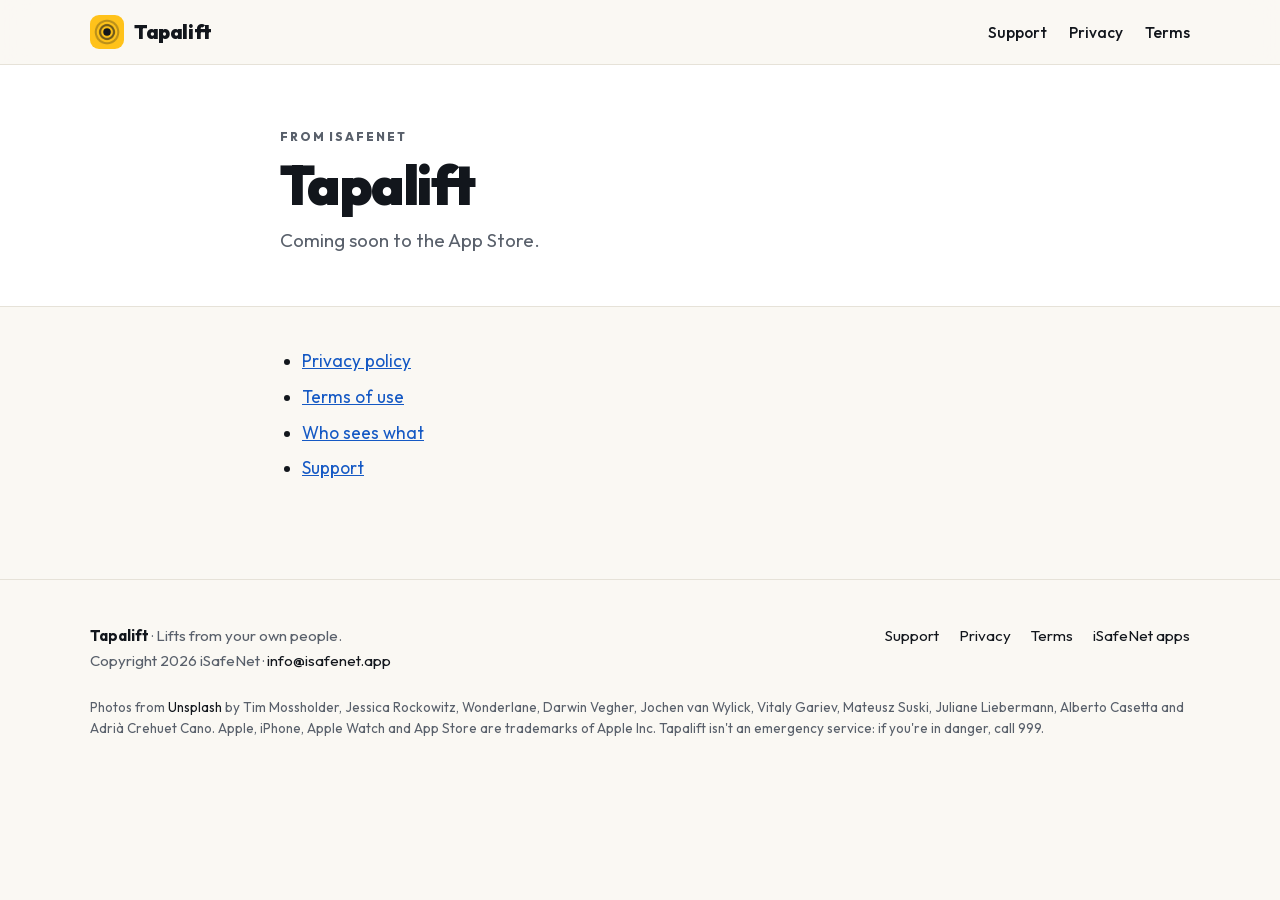
<file: index.html>
<!doctype html>
<html lang="en-GB">
<head>
<meta charset="utf-8">
<meta name="viewport" content="width=device-width,initial-scale=1,viewport-fit=cover">
<title>Tapalift</title>
<meta name="description" content="Tapalift, from iSafeNet. Privacy policy, terms and support.">
<meta name="theme-color" content="#FFC21A">
<link rel="canonical" href="https://tapalift.isafenet.app/">
<link rel="icon" type="image/png" href="images/favicon.png">
<link rel="apple-touch-icon" href="images/apple-touch-icon.png">
<meta name="robots" content="noindex,nofollow">
<meta property="og:type" content="website">
<meta property="og:locale" content="en_GB">
<meta property="og:site_name" content="Tapalift">
<meta property="og:title" content="Tapalift">
<meta property="og:description" content="Tapalift, from iSafeNet. Privacy policy, terms and support.">
<meta property="og:url" content="https://tapalift.isafenet.app/">
<meta property="og:image" content="https://tapalift.isafenet.app/images/og.jpg">
<meta property="og:image:width" content="1200">
<meta property="og:image:height" content="630">
<meta name="twitter:card" content="summary_large_image">
<meta name="twitter:title" content="Tapalift">
<meta name="twitter:description" content="Tapalift, from iSafeNet. Privacy policy, terms and support.">
<meta name="twitter:image" content="https://tapalift.isafenet.app/images/og.jpg">
<meta name="apple-itunes-app" content="app-id=6818621890">
<link rel="preload" href="fonts/outfit-latin.woff2" as="font" type="font/woff2" crossorigin>
<link rel="stylesheet" href="styles.css">
<script type="application/ld+json">{"@context": "https://schema.org", "@type": "WebPage", "name": "Tapalift", "url": "https://tapalift.isafenet.app/", "description": "Tapalift, from iSafeNet. Privacy policy, terms and support.", "inLanguage": "en-GB", "isPartOf": {"@type": "WebSite", "name": "Tapalift", "url": "https://tapalift.isafenet.app/"}, "publisher": {"@type": "Organization", "@id": "https://isafenet.app/#organization", "name": "iSafeNet", "url": "https://isafenet.app/"}}</script>
</head>
<body>
<a class="skip" href="#main">Skip to the content</a>
<header class="top"><div class="wrap">
<a class="brand" href="./"><img src="images/icon-192.png" alt="" width="34" height="34">Tapalift</a>
<nav aria-label="Main"><a href="support.html">Support</a><a href="privacy.html">Privacy</a><a href="terms.html">Terms</a></nav>
</div></header>
<main id="main">
<div class="doc-head"><div class="narrow"><span class="label">From iSafeNet</span><h1>Tapalift</h1><p class="lede">Coming soon to the App Store.</p></div></div>
<div class="doc"><div class="narrow"><ul><li><a href="privacy.html">Privacy policy</a></li><li><a href="terms.html">Terms of use</a></li><li><a href="who-sees-what.html">Who sees what</a></li><li><a href="support.html">Support</a></li></ul></div></div>
</main>
<footer><div class="wrap">
<div><strong style="color:var(--text)">Tapalift</strong> · Lifts from your own people.<br>Copyright 2026 iSafeNet · <a href="mailto:info@isafenet.app">info@isafenet.app</a></div>
<nav aria-label="Footer">

<a href="support.html">Support</a><a href="privacy.html">Privacy</a><a href="terms.html">Terms</a><a href="https://isafenet.app/">iSafeNet apps</a>
</nav>
<p class="photos-credit">Photos from <a href="https://unsplash.com/">Unsplash</a> by Tim Mossholder, Jessica Rockowitz, Wonderlane, Darwin Vegher, Jochen van Wylick, Vitaly Gariev, Mateusz Suski, Juliane Liebermann, Alberto Casetta and Adrià Crehuet Cano. Apple, iPhone, Apple Watch and App Store are trademarks of Apple Inc. Tapalift isn't an emergency service: if you're in danger, call 999.</p>
</div></footer>
</body>
</html>
</file>
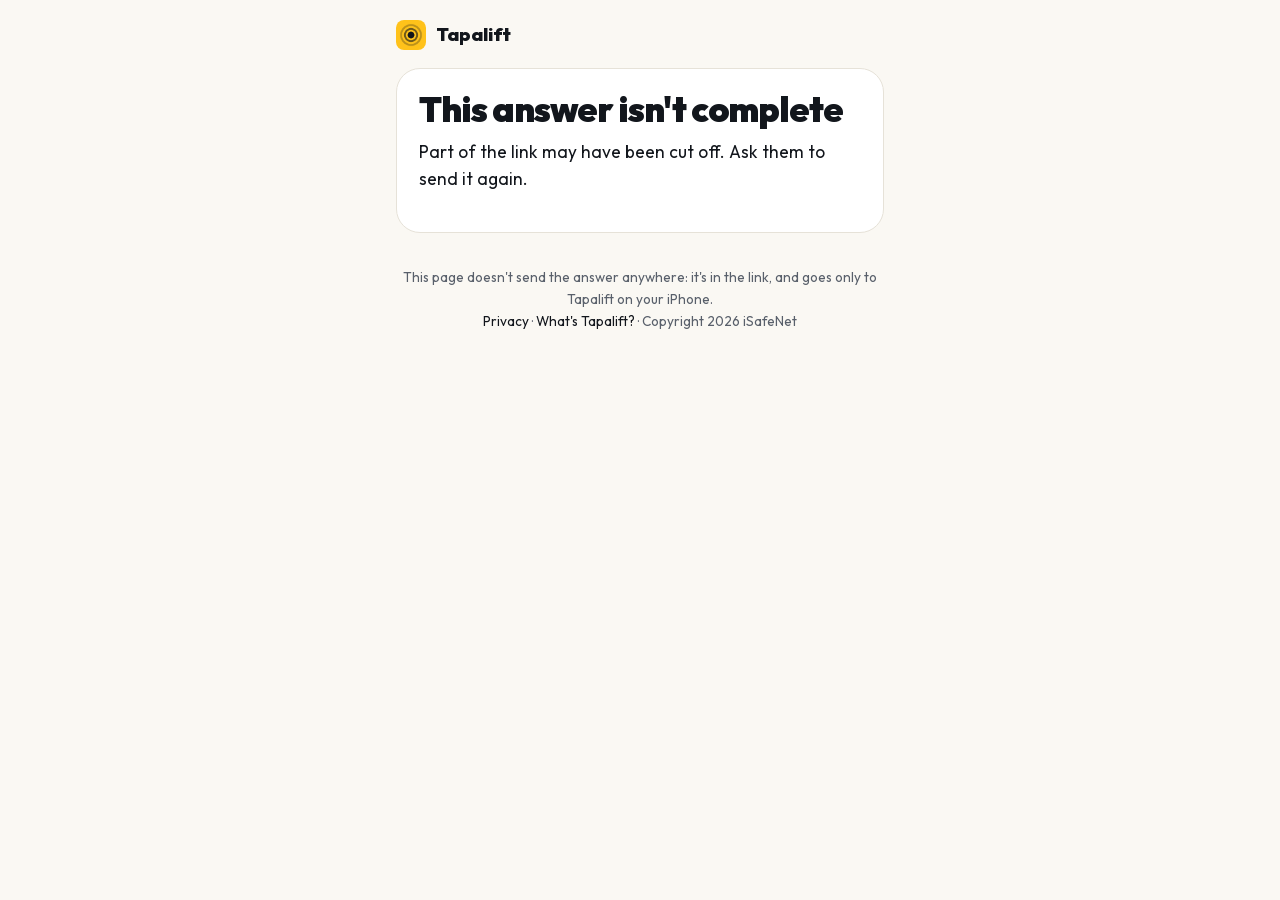
<file: friend-reply/index.html>
<!doctype html>
<html lang="en-GB">
<head>
<meta charset="utf-8">
<meta name="viewport" content="width=device-width,initial-scale=1,viewport-fit=cover">
<title>An answer about a lift · Tapalift</title>
<meta name="description" content="Another family has answered about a lift. Open it in Tapalift to add it.">
<meta name="theme-color" content="#FFC21A">
<link rel="icon" type="image/png" href="../images/favicon.png">
<link rel="apple-touch-icon" href="../images/apple-touch-icon.png">
<meta name="robots" content="noindex,nofollow">
<meta name="referrer" content="no-referrer">
<link rel="preload" href="../fonts/outfit-latin.woff2" as="font" type="font/woff2" crossorigin>
<link rel="stylesheet" href="../styles.css">
<style>
.g{max-width:520px;margin:0 auto;padding:20px 16px 48px}
.g-top{display:flex;align-items:center;gap:10px;font-weight:850;font-size:1.15rem;margin-bottom:18px;color:var(--text);text-decoration:none}
.g-top img{width:30px;height:30px;border-radius:8px}
.g-card{background:var(--card);border:1px solid var(--line);border-radius:24px;padding:22px;margin-bottom:14px}
.g h1{font-size:clamp(1.7rem,7vw,2.2rem);letter-spacing:-.03em;margin:0 0 10px}
.g .answer{font-weight:900;font-size:1.6rem;margin:6px 0}
.g .btn{display:flex;width:100%;margin-top:14px}
.g .hint{color:var(--soft);font-size:.92rem;margin:12px 0 0}
.g footer{border:0;padding:20px 0 0;font-size:.85rem;text-align:center}
[hidden]{display:none!important}
</style>
</head>
<body>
<div class="g">
  <a class="g-top" href="../"><img width="192" height="192" src="../images/icon-192.png" alt="">Tapalift</a>

  <div id="broken" class="g-card" hidden>
    <h1>This answer isn't complete</h1>
    <p>Part of the link may have been cut off. Ask them to send it again.</p>
  </div>

  <div id="page" class="g-card" hidden>
    <h1>An answer about a lift</h1>
    <p class="answer" id="answer"></p>
    <p id="detail" style="color:var(--soft)"></p>
    <a class="btn btn-yellow" id="open" href="#">Add it in Tapalift</a>
    <p class="hint" id="iphone">Open this on the iPhone of the parent who asked, with Tapalift on it.</p>
    <p class="hint" id="other" hidden>This answer is for a parent who asked in Tapalift, on iPhone. If that's you, open this link on your iPhone.</p>
  </div>

  <footer>
    This page doesn't send the answer anywhere: it's in the link, and goes only to Tapalift on your iPhone.<br>
    <a href="../privacy.html">Privacy</a> · <a href="../">What's Tapalift?</a> · Copyright 2026 iSafeNet
  </footer>
</div>

<script>
(function () {
  "use strict";
  var $ = function (id) { return document.getElementById(id); };
  var fragment = location.hash.slice(1);
  var reply;
  try {
    var b64 = fragment.replace(/-/g, "+").replace(/_/g, "/");
    while (b64.length % 4) b64 += "=";
    reply = JSON.parse(new TextDecoder().decode(Uint8Array.from(atob(b64), function (c) { return c.charCodeAt(0); })));
    if (!reply || !reply.i || !reply.l || ["yes", "no"].indexOf(reply.r) < 0) throw new Error("incomplete");
  } catch (e) {
    $("broken").hidden = false;
    return;
  }
  $("page").hidden = false;
  $("answer").textContent = reply.r === "yes" ? "Yes, they can come" : "Not this time";
  if (reply.r === "yes") {
    $("detail").textContent = { home: "Drop them at home", withRider: "Drop them with your child", elsewhere: "Drop them at " + (reply.dt || "the place they said") }[reply.d || "withRider"];
  }
  $("open").href = "tapalift://friend#" + fragment;
  var ios = /iPhone|iPod/.test(navigator.userAgent) || (/Macintosh/.test(navigator.userAgent) && "ontouchend" in document);
  if (!ios) { $("open").hidden = true; $("iphone").hidden = true; $("other").hidden = false; }
})();
</script>
</body>
</html>
</file>
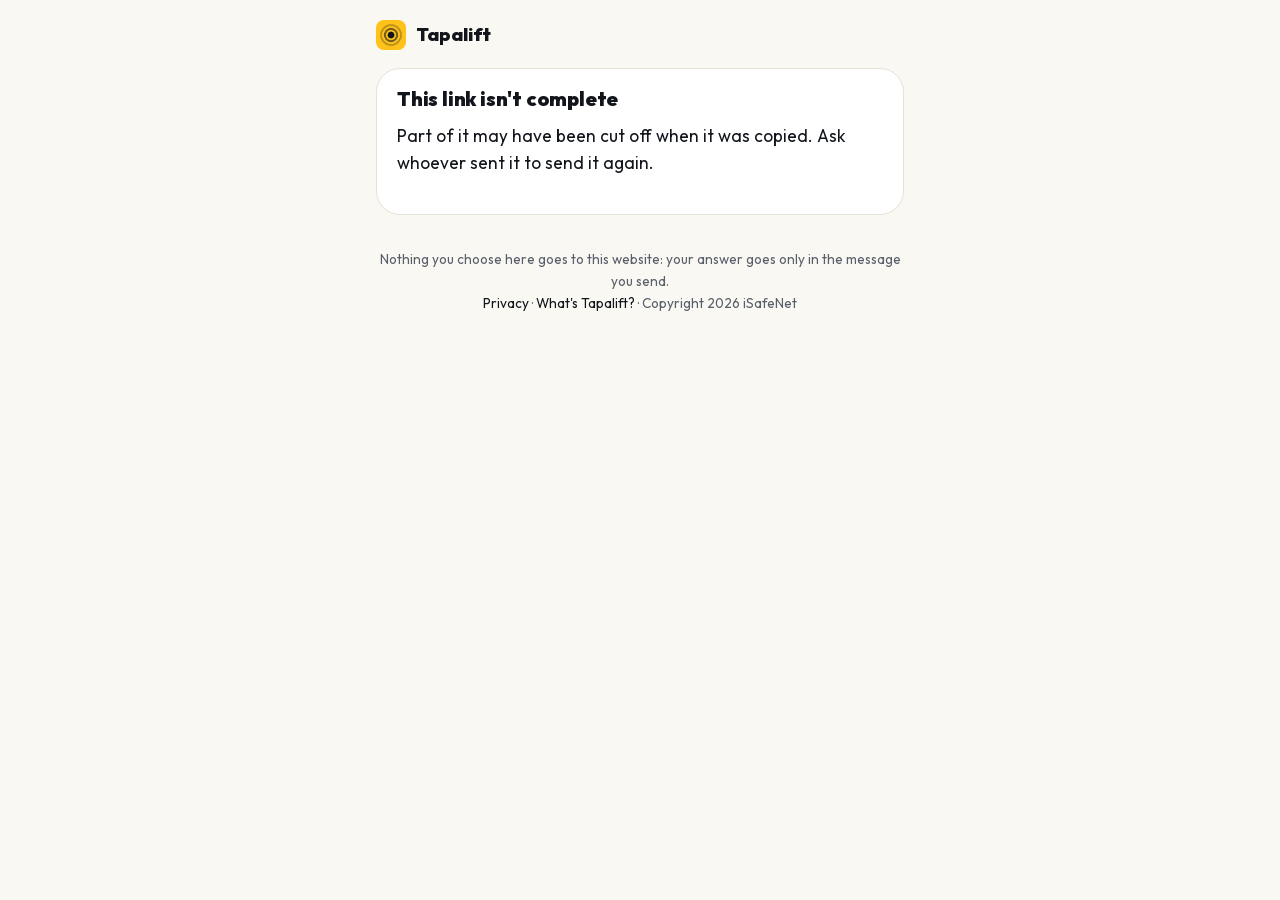
<file: friend/index.html>
<!doctype html>
<html lang="en-GB">
<head>
<meta charset="utf-8">
<meta name="viewport" content="width=device-width,initial-scale=1,viewport-fit=cover">
<title>Can they come too? · Tapalift</title>
<meta name="description" content="Say whether your child can come along on a lift, and where to drop them. No app needed.">
<meta name="theme-color" content="#FFC21A">
<link rel="icon" type="image/png" href="../images/favicon.png">
<link rel="apple-touch-icon" href="../images/apple-touch-icon.png">
<meta name="robots" content="noindex,nofollow">
<meta name="referrer" content="no-referrer">
<link rel="preload" href="../fonts/outfit-latin.woff2" as="font" type="font/woff2" crossorigin>
<link rel="stylesheet" href="../styles.css">
<style>
.g{max-width:560px;margin:0 auto;padding:20px 16px 48px}
.g-top{display:flex;align-items:center;gap:10px;font-weight:850;font-size:1.15rem;margin-bottom:18px;color:var(--text);text-decoration:none}
.g-top img{width:30px;height:30px;border-radius:8px}
.g-card{background:var(--card);border:1px solid var(--line);border-radius:24px;padding:20px;margin-bottom:14px}
.g-trip{background:var(--night);color:var(--on-night);border:0}
.g-trip .kind{font-weight:800;font-size:.74rem;letter-spacing:.14em;text-transform:uppercase;color:var(--yellow)}
.g-trip h1{font-size:clamp(1.8rem,7vw,2.4rem);margin:6px 0 4px;letter-spacing:-.03em}
.g-trip p{margin:4px 0;color:rgba(244,241,232,.85)}
.g h2{font-size:1.25rem;margin:0 0 12px;letter-spacing:-.01em}
.seg{display:grid;gap:8px}
.seg.two{grid-template-columns:1fr 1fr}
.seg.three{grid-template-columns:repeat(3,1fr)}
.seg button{min-height:52px;border-radius:16px;border:2px solid var(--line);background:var(--ground);color:var(--text);font:700 1.02rem var(--font);cursor:pointer;padding:6px 8px}
.seg button[aria-pressed=true]{background:var(--yellow);border-color:var(--yellow);color:var(--on-yellow)}
.g label,.g .label-text{display:block;font-weight:700;margin:16px 0 6px}
.g input[type=text]{width:100%;min-height:50px;border-radius:14px;border:2px solid var(--line);background:var(--ground);color:var(--text);font:400 1.05rem var(--font);padding:0 14px}
.g .hint{color:var(--soft);font-size:.92rem;margin:6px 0 0}
.btn-wide{display:flex;width:100%;margin-top:10px}
.g .done{border:2px solid var(--green)}
.g .msg{white-space:pre-wrap;background:var(--ground);border-radius:14px;padding:12px 14px;font-size:.95rem;color:var(--soft);margin:12px 0 4px;word-break:break-word}
.g footer{border:0;padding:20px 0 0;font-size:.85rem;text-align:center}
[hidden]{display:none!important}
</style>
</head>
<body>
<div class="g">
  <a class="g-top" href="../"><img width="192" height="192" src="../images/icon-192.png" alt="">Tapalift</a>

  <div id="broken" class="g-card" hidden>
    <h2>This link isn't complete</h2>
    <p>Part of it may have been cut off when it was copied. Ask whoever sent it to send it again.</p>
  </div>

  <div id="page" hidden>
    <div class="g-card g-trip">
      <div class="kind">A lift</div>
      <h1 id="title"></h1>
      <p id="from"></p>
      <p id="to"></p>
    </div>

    <p id="over" class="g-card" hidden>This question has ended: it was for a lift that's been and gone. If it's still wanted, ask them to send it again.</p>

    <form id="form" class="g-card" novalidate>
      <h2 id="hello"></h2>
      <p id="ask" style="color:var(--soft);margin-top:-4px"></p>
      <div class="seg two" role="group" aria-label="Can they come?">
        <button type="button" data-reply="yes" aria-pressed="false">Yes</button>
        <button type="button" data-reply="no" aria-pressed="false">No, not this time</button>
      </div>

      <div id="coming" hidden>
        <p class="label-text" id="dropLabel"></p>
        <div class="seg three" role="group" aria-labelledby="dropLabel">
          <button type="button" data-drop="home" aria-pressed="false">At home</button>
          <button type="button" data-drop="withRider" aria-pressed="false" id="withRider"></button>
          <button type="button" data-drop="elsewhere" aria-pressed="false">Somewhere else</button>
        </div>
        <p class="hint" id="homeNote" hidden></p>
        <div id="elsewhereBox" hidden>
          <label for="place">Where?</label>
          <input type="text" id="place" maxlength="120" placeholder="For example: their nan's, 4 Bryn Road">
        </div>
      </div>

      <button type="submit" class="btn btn-yellow btn-wide" id="send" disabled>Send my answer</button>
    </form>

    <div id="sendBox" class="g-card done" hidden>
      <h2 id="sendTitle"></h2>
      <p id="sendText" style="color:var(--soft)"></p>
      <div class="msg" id="message"></div>
      <a class="btn btn-yellow btn-wide" id="sms" href="#">Text it</a>
      <a class="btn btn-ink btn-wide" id="wa" href="#" rel="noopener">WhatsApp it</a>
      <button type="button" class="btn btn-line btn-wide" id="copy">Copy the message</button>
      <p class="hint" id="copied" hidden>Copied. Paste it into a message to them.</p>
    </div>
  </div>

  <footer>
    Nothing you choose here goes to this website: your answer goes only in the message you send.<br>
    <a href="../privacy.html">Privacy</a> · <a href="../">What's Tapalift?</a> · Copyright 2026 iSafeNet
  </footer>
</div>

<script>
(function () {
  "use strict";
  var $ = function (id) { return document.getElementById(id); };

  // The lift, from after the # (base64url JSON, made by the app's FriendLinks.Invite).
  function decode(text) {
    var b64 = text.replace(/-/g, "+").replace(/_/g, "/");
    while (b64.length % 4) b64 += "=";
    return JSON.parse(new TextDecoder().decode(Uint8Array.from(atob(b64), function (c) { return c.charCodeAt(0); })));
  }
  function encode(value) {
    var bytes = new TextEncoder().encode(JSON.stringify(value));
    var binary = "";
    bytes.forEach(function (b) { binary += String.fromCharCode(b); });
    return btoa(binary).replace(/\+/g, "-").replace(/\//g, "_").replace(/=+$/, "");
  }

  var lift;
  try {
    lift = decode(location.hash.slice(1));
    if (!lift || lift.v > 1 || !lift.i || !lift.l || !lift.f || !lift.c || typeof lift.at !== "number") throw new Error("incomplete");
  } catch (e) {
    $("broken").hidden = false;
    return;
  }
  $("page").hidden = false;

  var day = new Intl.DateTimeFormat(undefined, { weekday: "long", day: "numeric", month: "long" });
  var time = new Intl.DateTimeFormat(undefined, { hour: "numeric", minute: "2-digit" });
  var when = new Date(lift.at * 1000);
  var friend = lift.f, child = lift.c, parent = lift.p || "Their parent";

  document.title = "Can " + friend + " come too? · Tapalift";
  $("title").textContent = "Can " + friend + " come with " + child + "?";
  $("from").textContent = "From " + lift.fr + ", " + day.format(when) + " at " + time.format(when);
  if (lift.to) { $("to").textContent = "Going to " + lift.to; } else { $("to").hidden = true; }
  if (lift.x && Date.now() > lift.x * 1000) { $("over").hidden = false; $("form").hidden = true; return; }

  $("hello").textContent = "Hi " + (lift.n || "there") + ", can " + friend + " come?";
  // A 16 or 17 year old can ask themselves, with their parents' say-so (FriendLinks.Invite.cs).
  $("ask").textContent = lift.cs ? child + " is asking. " + child + "'s parents know." : parent + ", " + child + "'s parent, is asking.";
  $("dropLabel").textContent = "Where should " + friend + " be dropped?";
  $("withRider").textContent = "With " + child;
  $("homeNote").textContent = "The driver will text you to check where.";

  var state = { r: null, d: null, dt: "" };
  function render() {
    document.querySelectorAll("[data-reply]").forEach(function (b) { b.setAttribute("aria-pressed", String(b.dataset.reply === state.r)); });
    document.querySelectorAll("[data-drop]").forEach(function (b) { b.setAttribute("aria-pressed", String(b.dataset.drop === state.d)); });
    $("coming").hidden = state.r !== "yes";
    $("homeNote").hidden = state.d !== "home";
    $("elsewhereBox").hidden = state.d !== "elsewhere";
    $("send").disabled = !state.r || (state.r === "yes" && (!state.d || (state.d === "elsewhere" && !state.dt.trim())));
  }
  document.querySelectorAll("[data-reply]").forEach(function (b) { b.addEventListener("click", function () { state.r = b.dataset.reply; render(); }); });
  document.querySelectorAll("[data-drop]").forEach(function (b) { b.addEventListener("click", function () { state.d = b.dataset.drop; render(); }); });
  $("place").addEventListener("input", function () { state.dt = $("place").value; render(); });

  $("form").addEventListener("submit", function (event) {
    event.preventDefault();
    if ($("send").disabled) return;
    var reply = { v: 1, i: lift.i, l: lift.l, r: state.r };
    var words;
    if (state.r === "yes") {
      reply.d = state.d;
      if (state.d === "elsewhere") reply.dt = state.dt.trim().slice(0, 120);
      words = "Yes, " + friend + " can come. " + { home: "Please drop " + friend + " at home.", withRider: "Please drop " + friend + " with " + child + ".", elsewhere: "Please drop " + friend + " at " + (reply.dt || "") + "." }[state.d];
    } else {
      words = "Not this time, thank you.";
    }
    var url = location.origin + "/friend-reply#" + encode(reply);
    var text = words + "\nTap to add it to Tapalift: " + url;
    $("message").textContent = text;
    $("sendTitle").textContent = "Now send it to " + parent;
    var digits = (lift.ph || "").replace(/[^\d+]/g, "");
    // Say the number it goes to: anyone can make a link that names parent, so the number is what to check
    // (security review, 17 Oct 2026).
    $("sendText").textContent = "Your answer goes back to " + parent + " in a message from your phone. When they tap the link in it, the lift is updated." + (digits ? " It goes to " + digits + ": only send it if you know " + parent + " and that's their number." : "");
    var ios = /iPad|iPhone|iPod|Macintosh/.test(navigator.userAgent) && "ontouchend" in document;
    $("sms").href = "sms:" + digits + (ios ? "&" : "?") + "body=" + encodeURIComponent(text);
    $("sms").textContent = digits ? "Text it to " + parent : "Text it";
    var international = digits.charAt(0) === "+" ? digits.slice(1) : "";
    $("wa").href = "https://wa.me/" + international + "?text=" + encodeURIComponent(text);
    $("wa").textContent = international ? "WhatsApp it to " + parent : "WhatsApp it";
    $("copy").onclick = function () {
      (navigator.clipboard ? navigator.clipboard.writeText(text) : Promise.reject()).then(function () { $("copied").hidden = false; }, function () {
        var range = document.createRange(); range.selectNodeContents($("message"));
        var selection = getSelection(); selection.removeAllRanges(); selection.addRange(range);
      });
    };
    $("sendBox").hidden = false;
    $("sendBox").scrollIntoView({ behavior: "smooth", block: "start" });
  });
  render();
})();
</script>
</body>
</html>
</file>
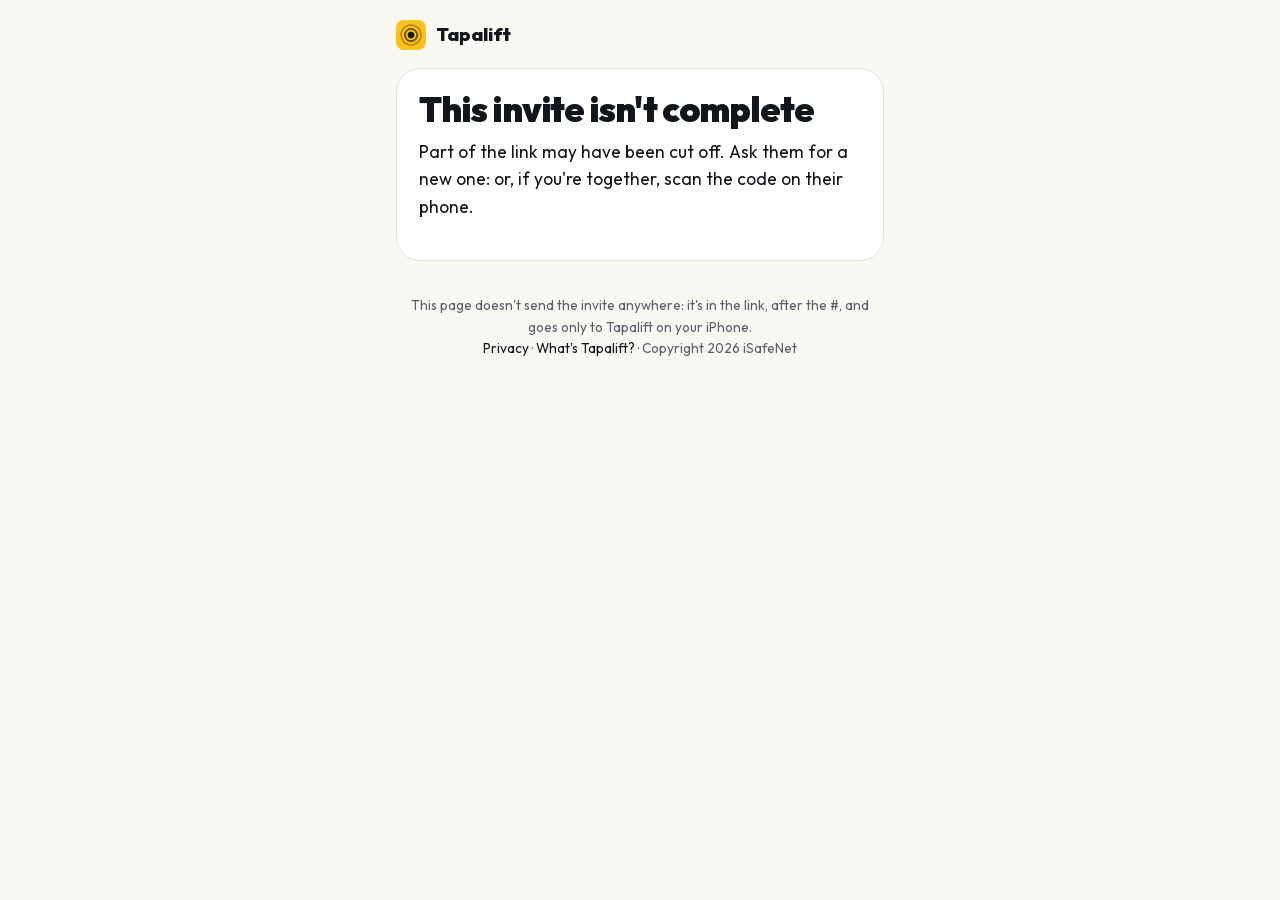
<file: join/index.html>
<!doctype html>
<html lang="en-GB">
<head>
<meta charset="utf-8">
<meta name="viewport" content="width=device-width,initial-scale=1,viewport-fit=cover">
<title>Join a circle on Tapalift</title>
<meta name="description" content="You&#x27;ve been invited to a Tapalift circle. Open the invite in Tapalift, or get Tapalift first.">
<meta name="theme-color" content="#FFC21A">
<link rel="canonical" href="https://tapalift.isafenet.app/join/index.html">
<link rel="icon" type="image/png" href="../images/favicon.png">
<link rel="apple-touch-icon" href="../images/apple-touch-icon.png">
<meta name="robots" content="noindex,nofollow">
<meta property="og:type" content="website">
<meta property="og:locale" content="en_GB">
<meta property="og:site_name" content="Tapalift">
<meta property="og:title" content="Join a circle on Tapalift">
<meta property="og:description" content="You&#x27;ve been invited to a Tapalift circle. Open the invite in Tapalift, or get Tapalift first.">
<meta property="og:url" content="https://tapalift.isafenet.app/join/index.html">
<meta property="og:image" content="https://tapalift.isafenet.app/images/og.jpg">
<meta property="og:image:width" content="1200">
<meta property="og:image:height" content="630">
<meta name="twitter:card" content="summary_large_image">
<meta name="twitter:title" content="Join a circle on Tapalift">
<meta name="twitter:description" content="You&#x27;ve been invited to a Tapalift circle. Open the invite in Tapalift, or get Tapalift first.">
<meta name="twitter:image" content="https://tapalift.isafenet.app/images/og.jpg">
<meta name="apple-itunes-app" content="app-id=6818621890">
<link rel="preload" href="../fonts/outfit-latin.woff2" as="font" type="font/woff2" crossorigin>
<link rel="stylesheet" href="../styles.css">
<style>
.g{max-width:520px;margin:0 auto;padding:20px 16px 48px}
.g-top{display:flex;align-items:center;gap:10px;font-weight:850;font-size:1.15rem;margin-bottom:18px;color:var(--text);text-decoration:none}
.g-top img{width:30px;height:30px;border-radius:8px}
.g-card{background:var(--card);border:1px solid var(--line);border-radius:24px;padding:22px;margin-bottom:14px}
.g h1{font-size:clamp(1.7rem,7vw,2.2rem);letter-spacing:-.03em;margin:0 0 10px}
.g .answer{font-weight:900;font-size:1.6rem;margin:6px 0}
.g .btn{display:flex;width:100%;margin-top:14px}
.g .hint{color:var(--soft);font-size:.92rem;margin:12px 0 0}
.g footer{border:0;padding:20px 0 0;font-size:.85rem;text-align:center}
[hidden]{display:none!important}
</style>
<script type="application/ld+json">{"@context": "https://schema.org", "@type": "WebPage", "name": "Join a circle on Tapalift", "url": "https://tapalift.isafenet.app/join/index.html", "description": "You've been invited to a Tapalift circle. Open the invite in Tapalift, or get Tapalift first.", "inLanguage": "en-GB", "isPartOf": {"@type": "WebSite", "name": "Tapalift", "url": "https://tapalift.isafenet.app/"}, "publisher": {"@type": "Organization", "@id": "https://isafenet.app/#organization", "name": "iSafeNet", "url": "https://isafenet.app/"}}</script>
<script type="application/ld+json">{"@context": "https://schema.org", "@type": "BreadcrumbList", "itemListElement": [{"@type": "ListItem", "position": 1, "name": "Tapalift", "item": "https://tapalift.isafenet.app/"}, {"@type": "ListItem", "position": 2, "name": "Join", "item": "https://tapalift.isafenet.app/join/index.html"}]}</script>
</head>
<body>
<div class="g">
  <a class="g-top" href="../"><img width="192" height="192" src="../images/icon-192.png" alt="">Tapalift</a>

  <div id="broken" class="g-card" hidden>
    <h1>This invite isn't complete</h1>
    <p>Part of the link may have been cut off. Ask them for a new one: or, if you're together, scan the code on their phone.</p>
  </div>

  <div id="page" class="g-card" hidden>
    <h1 id="title">You're invited</h1>
    <p>Someone you know has invited you to their circle on Tapalift: tap for a lift, and see who's coming.</p>
    <a class="btn btn-yellow" id="open" href="#">Open the invite in Tapalift</a>
    <a class="btn" id="get" href="https://apps.apple.com/app/id6818621890">Get Tapalift first</a>
    <p class="hint" id="after">Just got Tapalift? Come back to this page and tap <b>Open the invite in Tapalift</b>, or scan their code again from Tapalift's first screen.</p>
    <p class="hint" id="other" hidden>Tapalift is on iPhone for now. Open this invite on your iPhone.</p>
  </div>

  <footer>
    This page doesn't send the invite anywhere: it's in the link, after the #, and goes only to Tapalift on your iPhone.<br>
    <a href="../privacy.html">Privacy</a> · <a href="../">What's Tapalift?</a> · Copyright 2026 iSafeNet
  </footer>
</div>

<script>
(function () {
  "use strict";
  var $ = function (id) { return document.getElementById(id); };
  var fragment = location.hash.slice(1);
  // <circle id>.<join code>[.<about>]: the same as in the app (docs/sync-protocol.md, section 11).
  var match = /^([0-9a-f]{32})\.([A-Za-z0-9_-]{22})(?:\.([A-Za-z0-9_-]{1,800}))?$/.exec(fragment);
  if (!match) { $("broken").hidden = false; return; }
  $("page").hidden = false;
  if (match[3]) {
    try {
      var b64 = match[3].replace(/-/g, "+").replace(/_/g, "/");
      while (b64.length % 4) b64 += "=";
      var about = JSON.parse(new TextDecoder().decode(Uint8Array.from(atob(b64), function (c) { return c.charCodeAt(0); })));
      if (about && typeof about.n === "string" && about.n.length) $("title").textContent = "Join " + about.n;
    } catch (e) { /* the name is only for show */ }
  }
  $("open").href = "tapalift://join#" + fragment;

  var ios = /iPhone|iPod/.test(navigator.userAgent) || (/Macintosh/.test(navigator.userAgent) && "ontouchend" in document);
  if (!ios) { $("open").hidden = true; $("get").hidden = true; $("after").hidden = true; $("other").hidden = false; }
})();
</script>
</body>
</html>
</file>
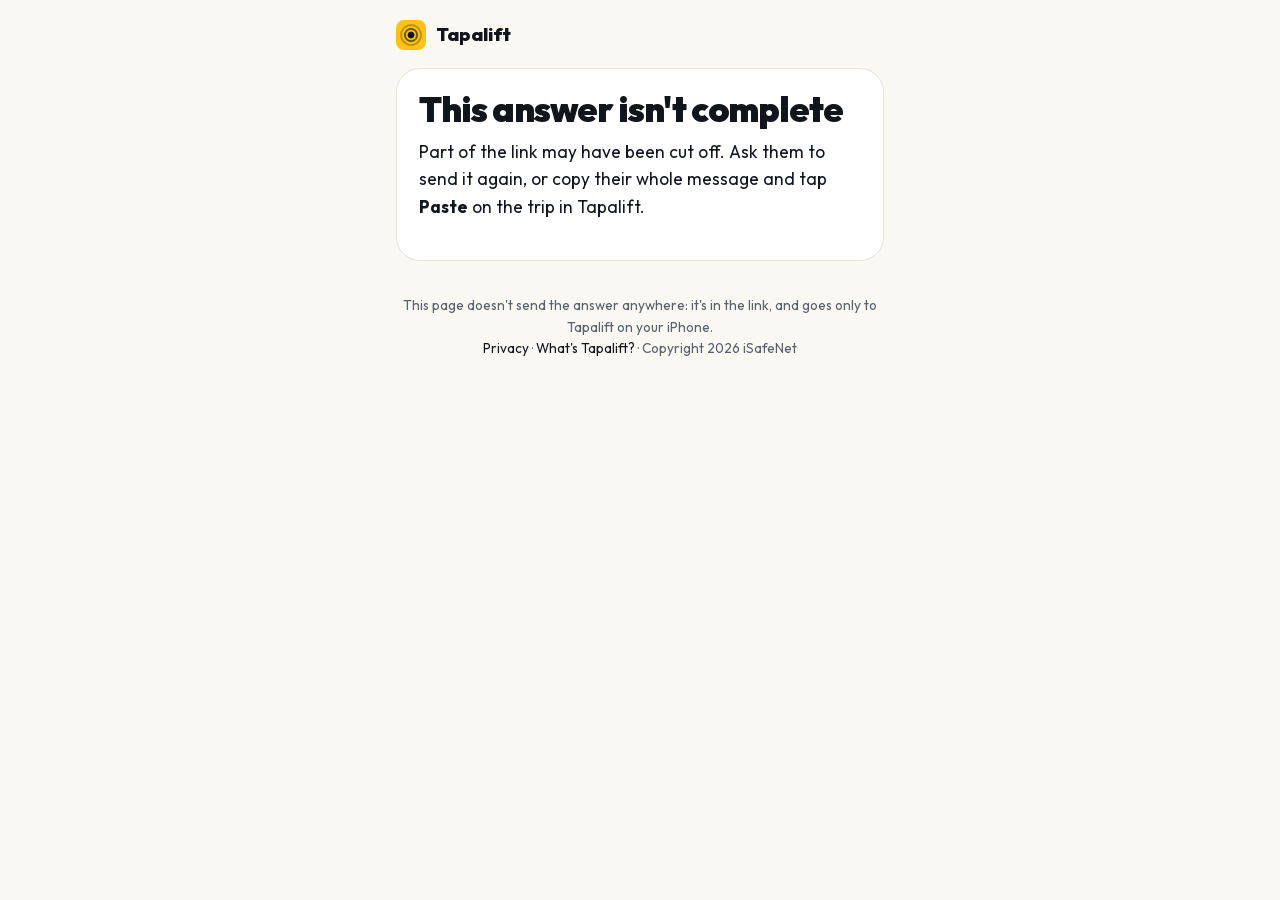
<file: reply/index.html>
<!doctype html>
<html lang="en-GB">
<head>
<meta charset="utf-8">
<meta name="viewport" content="width=device-width,initial-scale=1,viewport-fit=cover">
<title>A Tapalift trip answer</title>
<meta name="description" content="Someone has answered your Tapalift trip. Open it in Tapalift to add it.">
<meta name="theme-color" content="#FFC21A">
<link rel="canonical" href="https://tapalift.isafenet.app/reply/index.html">
<link rel="icon" type="image/png" href="../images/favicon.png">
<link rel="apple-touch-icon" href="../images/apple-touch-icon.png">
<meta name="robots" content="noindex,nofollow">
<meta property="og:type" content="website">
<meta property="og:locale" content="en_GB">
<meta property="og:site_name" content="Tapalift">
<meta property="og:title" content="A Tapalift trip answer">
<meta property="og:description" content="Someone has answered your Tapalift trip. Open it in Tapalift to add it.">
<meta property="og:url" content="https://tapalift.isafenet.app/reply/index.html">
<meta property="og:image" content="https://tapalift.isafenet.app/images/og.jpg">
<meta property="og:image:width" content="1200">
<meta property="og:image:height" content="630">
<meta name="twitter:card" content="summary_large_image">
<meta name="twitter:title" content="A Tapalift trip answer">
<meta name="twitter:description" content="Someone has answered your Tapalift trip. Open it in Tapalift to add it.">
<meta name="twitter:image" content="https://tapalift.isafenet.app/images/og.jpg">
<meta name="apple-itunes-app" content="app-id=6818621890">
<link rel="preload" href="../fonts/outfit-latin.woff2" as="font" type="font/woff2" crossorigin>
<link rel="stylesheet" href="../styles.css">
<style>
.g{max-width:520px;margin:0 auto;padding:20px 16px 48px}
.g-top{display:flex;align-items:center;gap:10px;font-weight:850;font-size:1.15rem;margin-bottom:18px;color:var(--text);text-decoration:none}
.g-top img{width:30px;height:30px;border-radius:8px}
.g-card{background:var(--card);border:1px solid var(--line);border-radius:24px;padding:22px;margin-bottom:14px}
.g h1{font-size:clamp(1.7rem,7vw,2.2rem);letter-spacing:-.03em;margin:0 0 10px}
.g .answer{font-weight:900;font-size:1.6rem;margin:6px 0}
.g .btn{display:flex;width:100%;margin-top:14px}
.g .hint{color:var(--soft);font-size:.92rem;margin:12px 0 0}
.g footer{border:0;padding:20px 0 0;font-size:.85rem;text-align:center}
[hidden]{display:none!important}
</style>
<script type="application/ld+json">{"@context": "https://schema.org", "@type": "WebPage", "name": "A Tapalift trip answer", "url": "https://tapalift.isafenet.app/reply/index.html", "description": "Someone has answered your Tapalift trip. Open it in Tapalift to add it.", "inLanguage": "en-GB", "isPartOf": {"@type": "WebSite", "name": "Tapalift", "url": "https://tapalift.isafenet.app/"}, "publisher": {"@type": "Organization", "@id": "https://isafenet.app/#organization", "name": "iSafeNet", "url": "https://isafenet.app/"}}</script>
<script type="application/ld+json">{"@context": "https://schema.org", "@type": "BreadcrumbList", "itemListElement": [{"@type": "ListItem", "position": 1, "name": "Tapalift", "item": "https://tapalift.isafenet.app/"}, {"@type": "ListItem", "position": 2, "name": "Answer", "item": "https://tapalift.isafenet.app/reply/index.html"}]}</script>
</head>
<body>
<div class="g">
  <a class="g-top" href="../"><img width="192" height="192" src="../images/icon-192.png" alt="">Tapalift</a>

  <div id="broken" class="g-card" hidden>
    <h1>This answer isn't complete</h1>
    <p>Part of the link may have been cut off. Ask them to send it again, or copy their whole message and tap <b>Paste</b> on the trip in Tapalift.</p>
  </div>

  <div id="page" class="g-card" hidden>
    <h1>An answer for your trip</h1>
    <p class="answer" id="answer"></p>
    <p id="detail" style="color:var(--soft)"></p>
    <a class="btn btn-yellow" id="open" href="#">Add it in Tapalift</a>
    <p class="hint" id="iphone">Open this on the iPhone of whoever's coordinating the trip, with Tapalift on it.</p>
    <p class="hint" id="other" hidden>This answer is for someone who's organising a trip in Tapalift, on iPhone. If that's you, open this link on your iPhone.</p>
  </div>

  <footer>
    This page doesn't send the answer anywhere: it's in the link, and goes only to Tapalift on your iPhone.<br>
    <a href="../privacy.html#guests">Privacy</a> · <a href="../">What's Tapalift?</a> · Copyright 2026 iSafeNet
  </footer>
</div>

<script>
(function () {
  "use strict";
  var $ = function (id) { return document.getElementById(id); };
  var fragment = location.hash.slice(1);
  var reply;
  try {
    var b64 = fragment.replace(/-/g, "+").replace(/_/g, "/");
    while (b64.length % 4) b64 += "=";
    reply = JSON.parse(new TextDecoder().decode(Uint8Array.from(atob(b64), function (c) { return c.charCodeAt(0); })));
    if (!reply || !reply.t || !reply.g || ["yes", "maybe", "no"].indexOf(reply.r) < 0) throw new Error("incomplete");
  } catch (e) {
    $("broken").hidden = false;
    return;
  }
  $("page").hidden = false;
  $("answer").textContent = { yes: "Yes, coming", maybe: "Maybe", no: "Not coming" }[reply.r];
  var parts = [];
  if (reply.r !== "no") {
    if (reply.s > 0) parts.push("Can drive, with " + reply.s + " spare seat" + (reply.s === 1 ? "" : "s"));
    else parts.push({ both: "Needs a lift there and back", thereOnly: "Needs a lift there", homeOnly: "Needs a lift home", ownWay: "Making their own way" }[reply.nd || "both"]);
    if (reply.pk) parts.push("From " + reply.pk);
    else if (typeof reply.la === "number") parts.push("From where they were when they answered");
  }
  $("detail").textContent = parts.join(" · ");
  $("open").href = "tapalift://reply#" + fragment;

  var ios = /iPhone|iPod/.test(navigator.userAgent) || (/Macintosh/.test(navigator.userAgent) && "ontouchend" in document);
  if (!ios) { $("open").hidden = true; $("iphone").hidden = true; $("other").hidden = false; }
})();
</script>
</body>
</html>
</file>
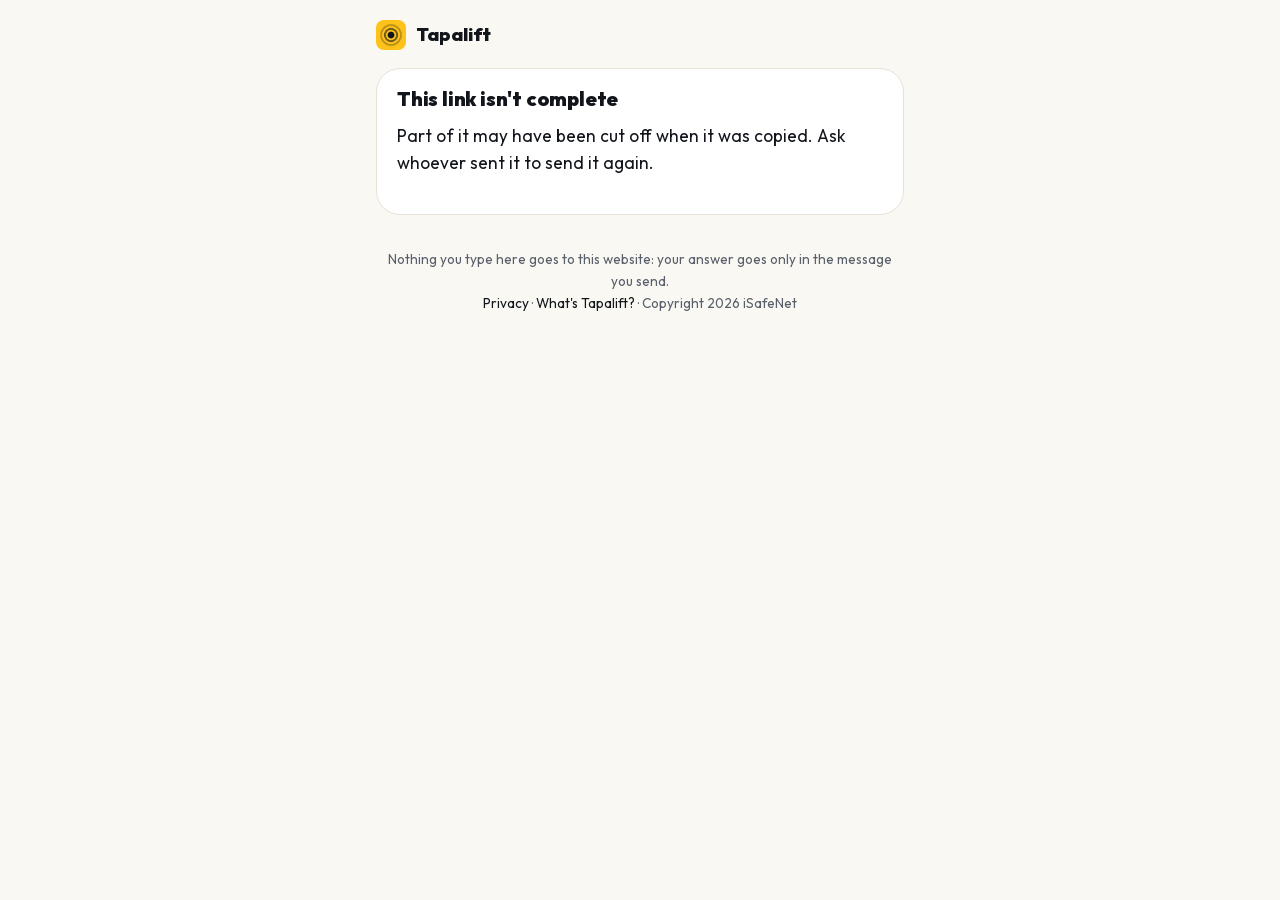
<file: trip/index.html>
<!doctype html>
<html lang="en-GB">
<head>
<meta charset="utf-8">
<meta name="viewport" content="width=device-width,initial-scale=1,viewport-fit=cover">
<title>Answer a Tapalift trip</title>
<meta name="description" content="Say if you&#x27;re coming, and whether you need a lift. No app needed.">
<meta name="theme-color" content="#FFC21A">
<link rel="canonical" href="https://tapalift.isafenet.app/trip/index.html">
<link rel="icon" type="image/png" href="../images/favicon.png">
<link rel="apple-touch-icon" href="../images/apple-touch-icon.png">
<meta name="robots" content="noindex,nofollow">
<meta property="og:type" content="website">
<meta property="og:locale" content="en_GB">
<meta property="og:site_name" content="Tapalift">
<meta property="og:title" content="Answer a Tapalift trip">
<meta property="og:description" content="Say if you&#x27;re coming, and whether you need a lift. No app needed.">
<meta property="og:url" content="https://tapalift.isafenet.app/trip/index.html">
<meta property="og:image" content="https://tapalift.isafenet.app/images/og.jpg">
<meta property="og:image:width" content="1200">
<meta property="og:image:height" content="630">
<meta name="twitter:card" content="summary_large_image">
<meta name="twitter:title" content="Answer a Tapalift trip">
<meta name="twitter:description" content="Say if you&#x27;re coming, and whether you need a lift. No app needed.">
<meta name="twitter:image" content="https://tapalift.isafenet.app/images/og.jpg">
<meta name="apple-itunes-app" content="app-id=6818621890">
<link rel="preload" href="../fonts/outfit-latin.woff2" as="font" type="font/woff2" crossorigin>
<link rel="stylesheet" href="../styles.css">
<style>
.g{max-width:560px;margin:0 auto;padding:20px 16px 48px}
.g-top{display:flex;align-items:center;gap:10px;font-weight:850;font-size:1.15rem;margin-bottom:18px;color:var(--text);text-decoration:none}
.g-top img{width:30px;height:30px;border-radius:8px}
.g-card{background:var(--card);border:1px solid var(--line);border-radius:24px;padding:20px;margin-bottom:14px}
.g-trip{background:var(--night);color:var(--on-night);border:0}
.g-trip .kind{font-weight:800;font-size:.74rem;letter-spacing:.14em;text-transform:uppercase;color:var(--yellow)}
.g-trip h1{font-size:clamp(1.8rem,7vw,2.4rem);margin:6px 0 4px;letter-spacing:-.03em}
.g-trip p{margin:4px 0;color:rgba(244,241,232,.85)}
.g-trip a{color:var(--yellow)}
.g h2{font-size:1.25rem;margin:0 0 12px;letter-spacing:-.01em}
.seg{display:grid;gap:8px}
.seg.three{grid-template-columns:repeat(3,1fr)}
.seg.two{grid-template-columns:1fr 1fr}
.seg button{min-height:52px;border-radius:16px;border:2px solid var(--line);background:var(--ground);color:var(--text);font:700 1.02rem var(--font);cursor:pointer;padding:6px 8px}
.seg button[aria-pressed=true]{background:var(--yellow);border-color:var(--yellow);color:var(--on-yellow)}
.g label,.g .label-text{display:block;font-weight:700;margin:14px 0 6px}
.g input[type=text],.g input[type=tel]{width:100%;min-height:50px;border-radius:14px;border:2px solid var(--line);background:var(--ground);color:var(--text);font:400 1.05rem var(--font);padding:0 14px}
.g .hint{color:var(--soft);font-size:.92rem;margin:6px 0 0}
.row{display:flex;align-items:center;justify-content:space-between;gap:12px}
.switch{appearance:none;width:54px;height:32px;border-radius:999px;background:var(--line);position:relative;cursor:pointer;flex:none;transition:background .2s}
.switch::after{content:'';position:absolute;top:3px;left:3px;width:26px;height:26px;border-radius:50%;background:#fff;box-shadow:0 1px 3px rgba(0,0,0,.3);transition:left .2s}
.switch:checked{background:var(--green)}
.switch:checked::after{left:25px}
.stepper{display:flex;align-items:center;gap:14px;margin-top:12px}
.stepper button{width:44px;height:44px;border-radius:50%;border:2px solid var(--line);background:var(--ground);color:var(--text);font:800 1.3rem var(--font);cursor:pointer}
.stepper output{font-weight:800;font-size:1.3rem;min-width:2ch;text-align:center}
.btn-wide{display:flex;width:100%;margin-top:10px}
.btn-small{min-height:44px;padding:0 16px;font-size:.95rem}
.g .done{border:2px solid var(--green)}
.g .msg{white-space:pre-wrap;background:var(--ground);border-radius:14px;padding:12px 14px;font-size:.95rem;color:var(--soft);margin:12px 0 4px;word-break:break-word}
.g footer{border:0;padding:20px 0 0;font-size:.85rem;text-align:center}
[hidden]{display:none!important}
</style>
<script type="application/ld+json">{"@context": "https://schema.org", "@type": "WebPage", "name": "Answer a Tapalift trip", "url": "https://tapalift.isafenet.app/trip/index.html", "description": "Say if you're coming, and whether you need a lift. No app needed.", "inLanguage": "en-GB", "isPartOf": {"@type": "WebSite", "name": "Tapalift", "url": "https://tapalift.isafenet.app/"}, "publisher": {"@type": "Organization", "@id": "https://isafenet.app/#organization", "name": "iSafeNet", "url": "https://isafenet.app/"}}</script>
<script type="application/ld+json">{"@context": "https://schema.org", "@type": "BreadcrumbList", "itemListElement": [{"@type": "ListItem", "position": 1, "name": "Tapalift", "item": "https://tapalift.isafenet.app/"}, {"@type": "ListItem", "position": 2, "name": "Trip", "item": "https://tapalift.isafenet.app/trip/index.html"}]}</script>
</head>
<body>
<div class="g">
  <a class="g-top" href="../"><img width="192" height="192" src="../images/icon-192.png" alt="">Tapalift</a>

  <div id="broken" class="g-card" hidden>
    <h2>This link isn't complete</h2>
    <p>Part of it may have been cut off when it was copied. Ask whoever sent it to send it again.</p>
  </div>

  <div id="page" hidden>
    <div class="g-card g-trip">
      <div class="kind" id="kind"></div>
      <h1 id="name"></h1>
      <p><b id="dest"></b><span id="destDetail"></span></p>
      <p id="when"></p>
      <p id="home"></p>
      <p id="by"></p>
      <p><a id="map" href="#" rel="noopener">See where on a map</a></p>
    </div>

    <p id="over" class="g-card" hidden>This trip has already happened.</p>

    <form id="form" class="g-card" novalidate>
      <h2 id="hello"></h2>
      <p id="ask" style="color:var(--soft);margin-top:-4px"></p>
      <div class="seg three" role="group" aria-label="Are you coming?">
        <button type="button" data-reply="yes" aria-pressed="false">Yes</button>
        <button type="button" data-reply="maybe" aria-pressed="false">Maybe</button>
        <button type="button" data-reply="no" aria-pressed="false">No</button>
      </div>

      <div id="coming" hidden>
        <div class="row" style="margin-top:20px">
          <label for="drives" style="margin:0">I can drive, and take others</label>
          <input type="checkbox" class="switch" id="drives">
        </div>
        <div id="seatsBox" hidden>
          <div class="stepper"><button type="button" id="less" aria-label="Fewer seats">−</button><output id="seats">3</output><button type="button" id="more" aria-label="More seats">+</button><span>spare seats</span></div>
        </div>

        <div id="needBox">
          <p class="label-text" id="needLabel">Do you need a lift?</p>
          <div class="seg two" role="group" aria-labelledby="needLabel">
            <button type="button" data-need="both" aria-pressed="true">There and back</button>
            <button type="button" data-need="thereOnly" aria-pressed="false">There only</button>
            <button type="button" data-need="homeOnly" aria-pressed="false">Home only</button>
            <button type="button" data-need="ownWay" aria-pressed="false">My own way</button>
          </div>
        </div>

        <div id="pickupBox">
          <label for="pickup" id="pickupLabel">Where should we pick you up?</label>
          <input type="text" id="pickup" autocomplete="street-address" maxlength="120" placeholder="Your address or a place">
          <button type="button" class="btn btn-line btn-small" id="here" style="margin-top:10px">Use where I am</button>
          <p class="hint" id="hereNote" hidden></p>
        </div>

        <label for="phone">Your mobile number</label>
        <input type="tel" id="phone" autocomplete="tel" maxlength="20" placeholder="So your driver can ring you">
      </div>

      <button type="submit" class="btn btn-yellow btn-wide" id="send" disabled>Send my answer</button>
    </form>

    <div id="sendBox" class="g-card done" hidden>
      <h2 id="sendTitle"></h2>
      <p id="sendText" style="color:var(--soft)"></p>
      <div class="msg" id="message"></div>
      <a class="btn btn-yellow btn-wide" id="sms" href="#">Text it</a>
      <a class="btn btn-ink btn-wide" id="wa" href="#" rel="noopener">WhatsApp it</a>
      <button type="button" class="btn btn-line btn-wide" id="share" hidden>Send another way</button>
      <button type="button" class="btn btn-line btn-wide" id="copy">Copy the message</button>
      <p class="hint" id="copied" hidden>Copied. Paste it into a message to them.</p>
      <p class="hint" style="margin-top:14px">Changed your mind? Open this link again and send a new answer.</p>
    </div>
  </div>

  <footer>
    Nothing you type here goes to this website: your answer goes only in the message you send.<br>
    <a href="../privacy.html#guests">Privacy</a> · <a href="../">What's Tapalift?</a> · Copyright 2026 iSafeNet
  </footer>
</div>

<script>
(function () {
  "use strict";
  var $ = function (id) { return document.getElementById(id); };
  var kinds = { schoolRun: "School run", concert: "Concert", airport: "Airport", party: "Party", work: "Work", dayOut: "Day out", other: "Trip" };

  // The trip, from after the # (base64url JSON, made by the app's GuestLinks.Invite).
  function decode(text) {
    var b64 = text.replace(/-/g, "+").replace(/_/g, "/");
    while (b64.length % 4) b64 += "=";
    var bytes = Uint8Array.from(atob(b64), function (c) { return c.charCodeAt(0); });
    return JSON.parse(new TextDecoder().decode(bytes));
  }
  function encode(value) {
    var bytes = new TextEncoder().encode(JSON.stringify(value));
    var binary = "";
    bytes.forEach(function (b) { binary += String.fromCharCode(b); });
    return btoa(binary).replace(/\+/g, "-").replace(/\//g, "_").replace(/=+$/, "");
  }

  var trip;
  try {
    trip = decode(location.hash.slice(1));
    if (!trip || trip.v > 1 || !trip.t || !trip.g || !trip.nm || typeof trip.a !== "number") throw new Error("incomplete");
  } catch (e) {
    $("broken").hidden = false;
    return;
  }
  $("page").hidden = false;

  var day = new Intl.DateTimeFormat(undefined, { weekday: "long", day: "numeric", month: "long" });
  var time = new Intl.DateTimeFormat(undefined, { hour: "numeric", minute: "2-digit" });
  var at = function (seconds) { return new Date(seconds * 1000); };
  var arrive = at(trip.a);
  var guest = trip.n || "there";
  var coordinator = trip.c || "The organiser";

  document.title = trip.nm + " · Tapalift";
  $("kind").textContent = kinds[trip.k] || "Trip";
  $("name").textContent = trip.nm;
  $("dest").textContent = trip.d || "";
  $("destDetail").textContent = trip.dd ? ", " + trip.dd : "";
  $("when").textContent = day.format(arrive) + ", there by " + time.format(arrive);
  if (trip.r) { $("home").textContent = "Lifts home from " + time.format(at(trip.r)) + (trip.m ? ", meeting at " + trip.m : ""); } else { $("home").hidden = true; }
  if (trip.b) { $("by").textContent = "Please answer by " + day.format(at(trip.b)) + ", " + time.format(at(trip.b)); } else { $("by").hidden = true; }
  if (typeof trip.la === "number" && typeof trip.lo === "number") {
    $("map").href = "https://www.google.com/maps/search/?api=1&query=" + trip.la + "," + trip.lo;
  } else { $("map").hidden = true; }
  if (Date.now() > ((trip.r || trip.a) + 3 * 3600) * 1000) { $("over").hidden = false; $("form").hidden = true; return; }

  $("hello").textContent = "Hi " + guest + ", are you coming?";
  $("ask").textContent = coordinator + " is sorting out the lifts.";

  // Remembered on this phone only, so opening the link again shows the last answer.
  var key = "tapalift.answer." + trip.t + "." + trip.g;
  var state = { r: null, nd: "both", drives: false, s: 3, pk: "", la: null, lo: null, ph: "" };
  try { var saved = JSON.parse(localStorage.getItem(key) || "null"); if (saved) state = Object.assign(state, saved); } catch (e) {}

  function render() {
    document.querySelectorAll("[data-reply]").forEach(function (b) { b.setAttribute("aria-pressed", String(b.dataset.reply === state.r)); });
    document.querySelectorAll("[data-need]").forEach(function (b) { b.setAttribute("aria-pressed", String(b.dataset.need === state.nd)); });
    var coming = state.r === "yes" || state.r === "maybe";
    $("coming").hidden = !coming;
    $("drives").checked = state.drives;
    $("seatsBox").hidden = !state.drives;
    $("needBox").hidden = state.drives;
    $("seats").textContent = state.s;
    $("pickupBox").hidden = !state.drives && state.nd === "ownWay";
    $("pickupLabel").textContent = state.drives ? "Where are you driving from?" : "Where should we pick you up?";
    $("send").disabled = !state.r;
    if (state.la !== null && !state.pk) { $("hereNote").hidden = false; }
  }

  document.querySelectorAll("[data-reply]").forEach(function (b) { b.addEventListener("click", function () { state.r = b.dataset.reply; render(); }); });
  document.querySelectorAll("[data-need]").forEach(function (b) { b.addEventListener("click", function () { state.nd = b.dataset.need; render(); }); });
  $("drives").addEventListener("change", function () { state.drives = $("drives").checked; render(); });
  $("less").addEventListener("click", function () { state.s = Math.max(1, state.s - 1); render(); });
  $("more").addEventListener("click", function () { state.s = Math.min(8, state.s + 1); render(); });
  $("pickup").value = state.pk;
  $("phone").value = state.ph;
  $("pickup").addEventListener("input", function () { state.pk = $("pickup").value; });
  $("phone").addEventListener("input", function () { state.ph = $("phone").value; });

  $("here").addEventListener("click", function () {
    if (!navigator.geolocation) { $("hereNote").textContent = "This browser can't find where you are. Type it instead."; $("hereNote").hidden = false; return; }
    $("here").textContent = "Finding you…";
    navigator.geolocation.getCurrentPosition(function (p) {
      state.la = Math.round(p.coords.latitude * 1e5) / 1e5;
      state.lo = Math.round(p.coords.longitude * 1e5) / 1e5;
      $("here").textContent = "Use where I am";
      $("hereNote").textContent = "Got it (to within about " + Math.max(5, Math.round(p.coords.accuracy)) + " m). It goes only in your answer. Add a house number or a note above if it helps.";
      $("hereNote").hidden = false;
    }, function () {
      $("here").textContent = "Use where I am";
      $("hereNote").textContent = "Couldn't find where you are. Type it instead.";
      $("hereNote").hidden = false;
    }, { enableHighAccuracy: true, timeout: 15000, maximumAge: 60000 });
  });

  function summary() {
    var replyWord = { yes: "Yes", maybe: "Maybe", no: "No" }[state.r];
    var parts = [replyWord];
    if (state.r !== "no") {
      if (state.drives) parts.push("I can drive, with " + state.s + " spare seat" + (state.s === 1 ? "" : "s"));
      else parts.push({ both: "a lift there and back", thereOnly: "a lift there only", homeOnly: "a lift home only", ownWay: "making my own way" }[state.nd]);
      if (state.pk.trim() && (state.drives || state.nd !== "ownWay")) parts.push("from " + state.pk.trim());
    }
    return parts.join(", ");
  }

  $("form").addEventListener("submit", function (event) {
    event.preventDefault();
    if (!state.r) return;
    var coming = state.r !== "no";
    var reply = { v: 1, t: trip.t, g: trip.g, r: state.r };
    if (coming) {
      reply.nd = state.drives ? "both" : state.nd;
      if (state.drives) reply.s = state.s;
      var wantsPickup = state.drives || state.nd !== "ownWay";
      if (wantsPickup && state.pk.trim()) reply.pk = state.pk.trim().slice(0, 120);
      if (wantsPickup && state.la !== null) { reply.la = state.la; reply.lo = state.lo; }
      if (state.ph.trim()) reply.ph = state.ph.trim().slice(0, 20);
    }
    try { localStorage.setItem(key, JSON.stringify(state)); } catch (e) {}

    var url = location.origin + "/reply#" + encode(reply);
    var text = guest + "'s answer for " + trip.nm + ": " + summary() + ".\nTap to add it to Tapalift: " + url;
    $("message").textContent = text;
    $("sendTitle").textContent = "Now send it to " + coordinator;

    var digits = (trip.p || "").replace(/[^\d+]/g, "");
    // Say the number it goes to: anyone can make a link that names coordinator, so the number is what to check
    // (security review, 17 Oct 2026).
    $("sendText").textContent = "Your answer goes back to " + coordinator + " in a message from your phone. When they tap the link in it, it's added to the trip." + (digits ? " It goes to " + digits + ": only send it if you know " + coordinator + " and that's their number." : "");
    var ios = /iPad|iPhone|iPod|Macintosh/.test(navigator.userAgent) && "ontouchend" in document;
    $("sms").href = "sms:" + digits + (ios ? "&" : "?") + "body=" + encodeURIComponent(text);
    $("sms").textContent = digits ? "Text it to " + coordinator : "Text it";
    var international = digits.charAt(0) === "+" ? digits.slice(1) : "";
    $("wa").href = "https://wa.me/" + international + "?text=" + encodeURIComponent(text);
    $("wa").textContent = international ? "WhatsApp it to " + coordinator : "WhatsApp it";
    if (navigator.share) {
      $("share").hidden = false;
      $("share").onclick = function () { navigator.share({ text: text }).catch(function () {}); };
    }
    $("copy").onclick = function () {
      (navigator.clipboard ? navigator.clipboard.writeText(text) : Promise.reject()).then(function () { $("copied").hidden = false; }, function () {
        var range = document.createRange(); range.selectNodeContents($("message"));
        var selection = getSelection(); selection.removeAllRanges(); selection.addRange(range);
      });
    };
    $("sendBox").hidden = false;
    $("sendBox").scrollIntoView({ behavior: "smooth", block: "start" });
  });

  render();
})();
</script>
</body>
</html>
</file>
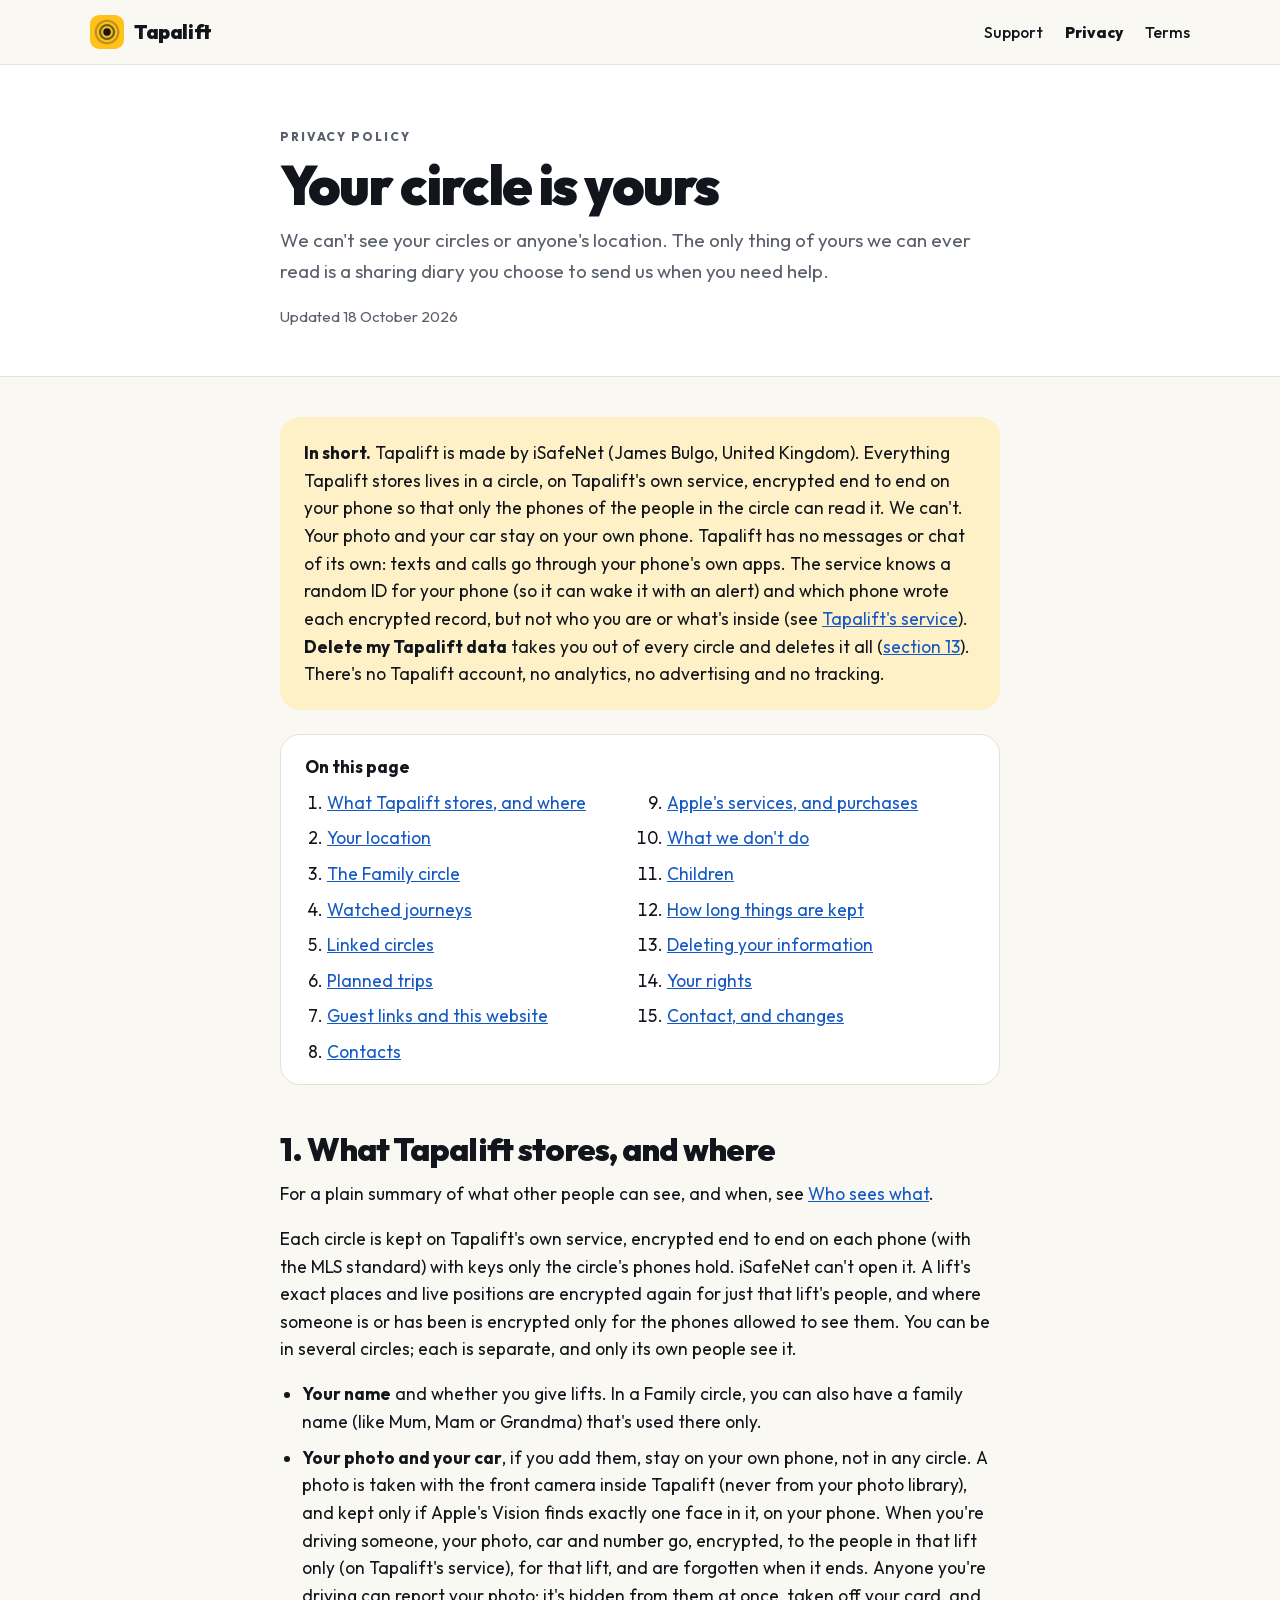
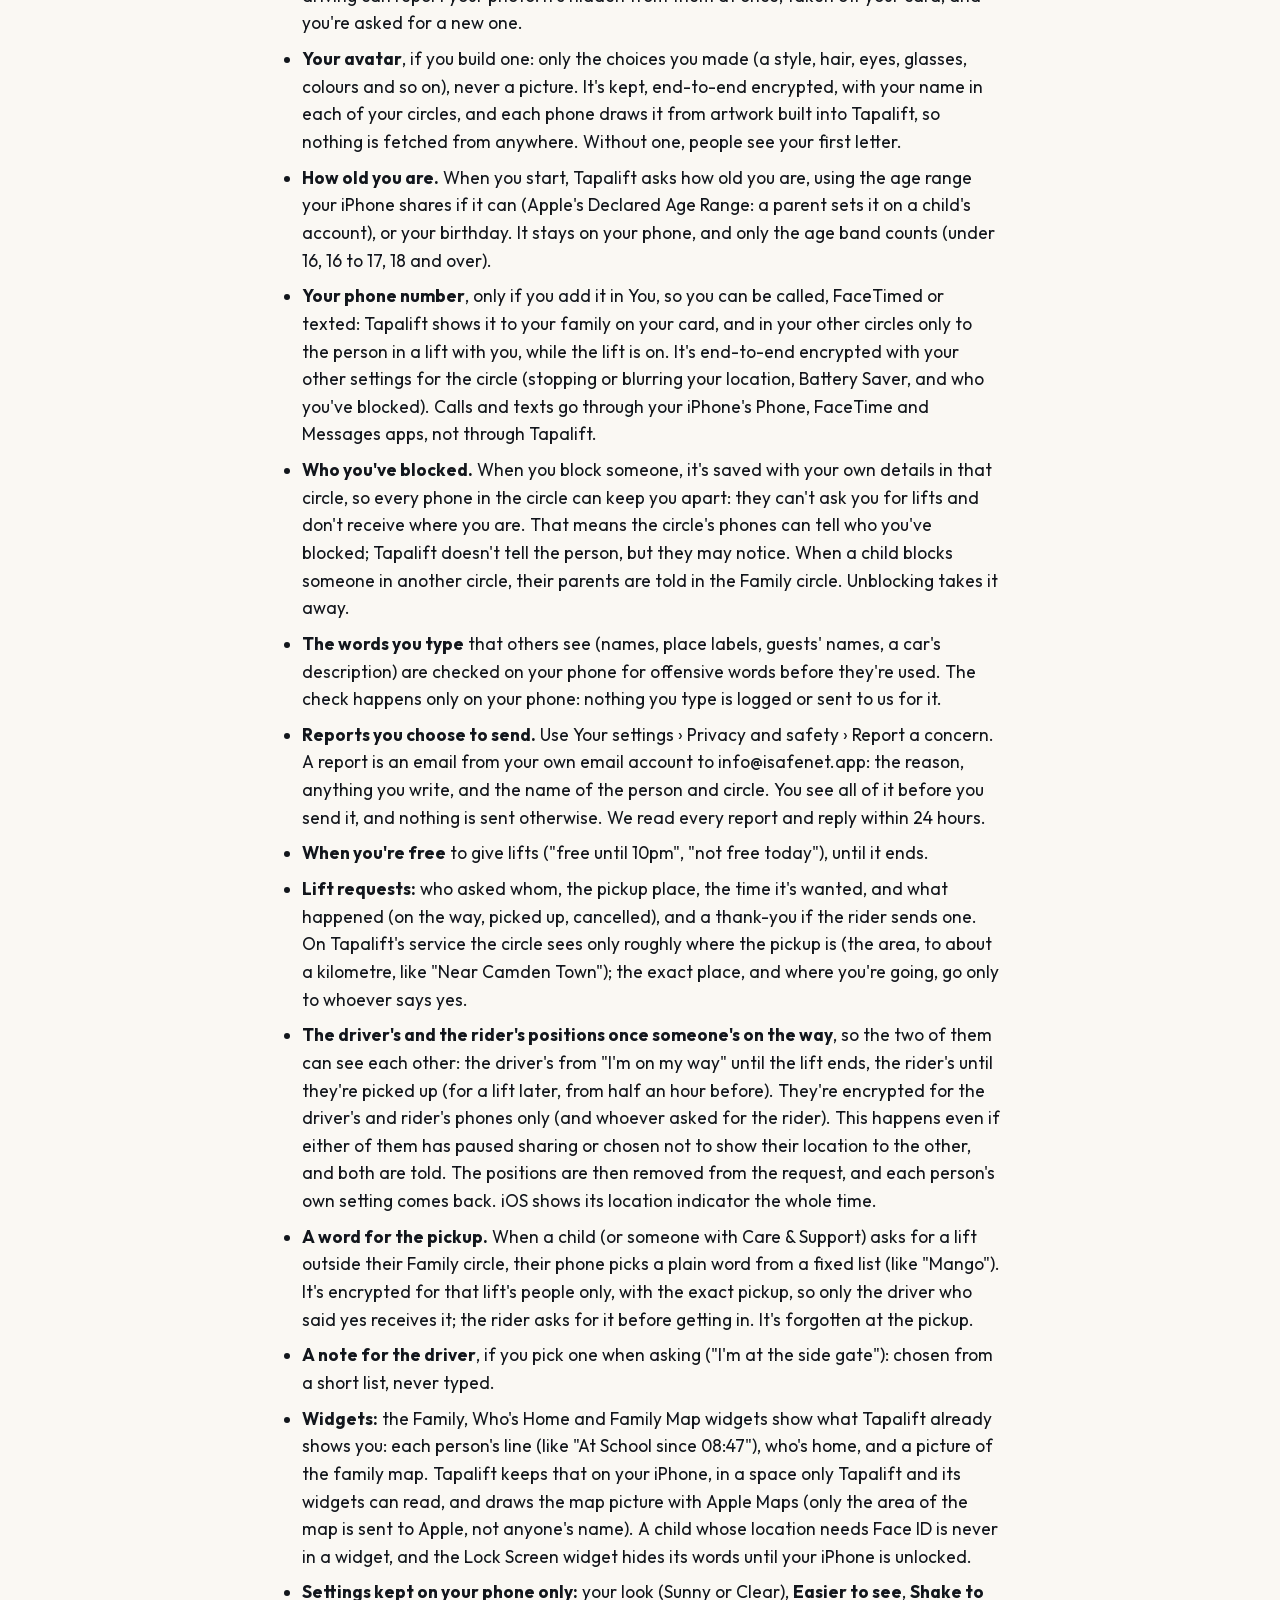
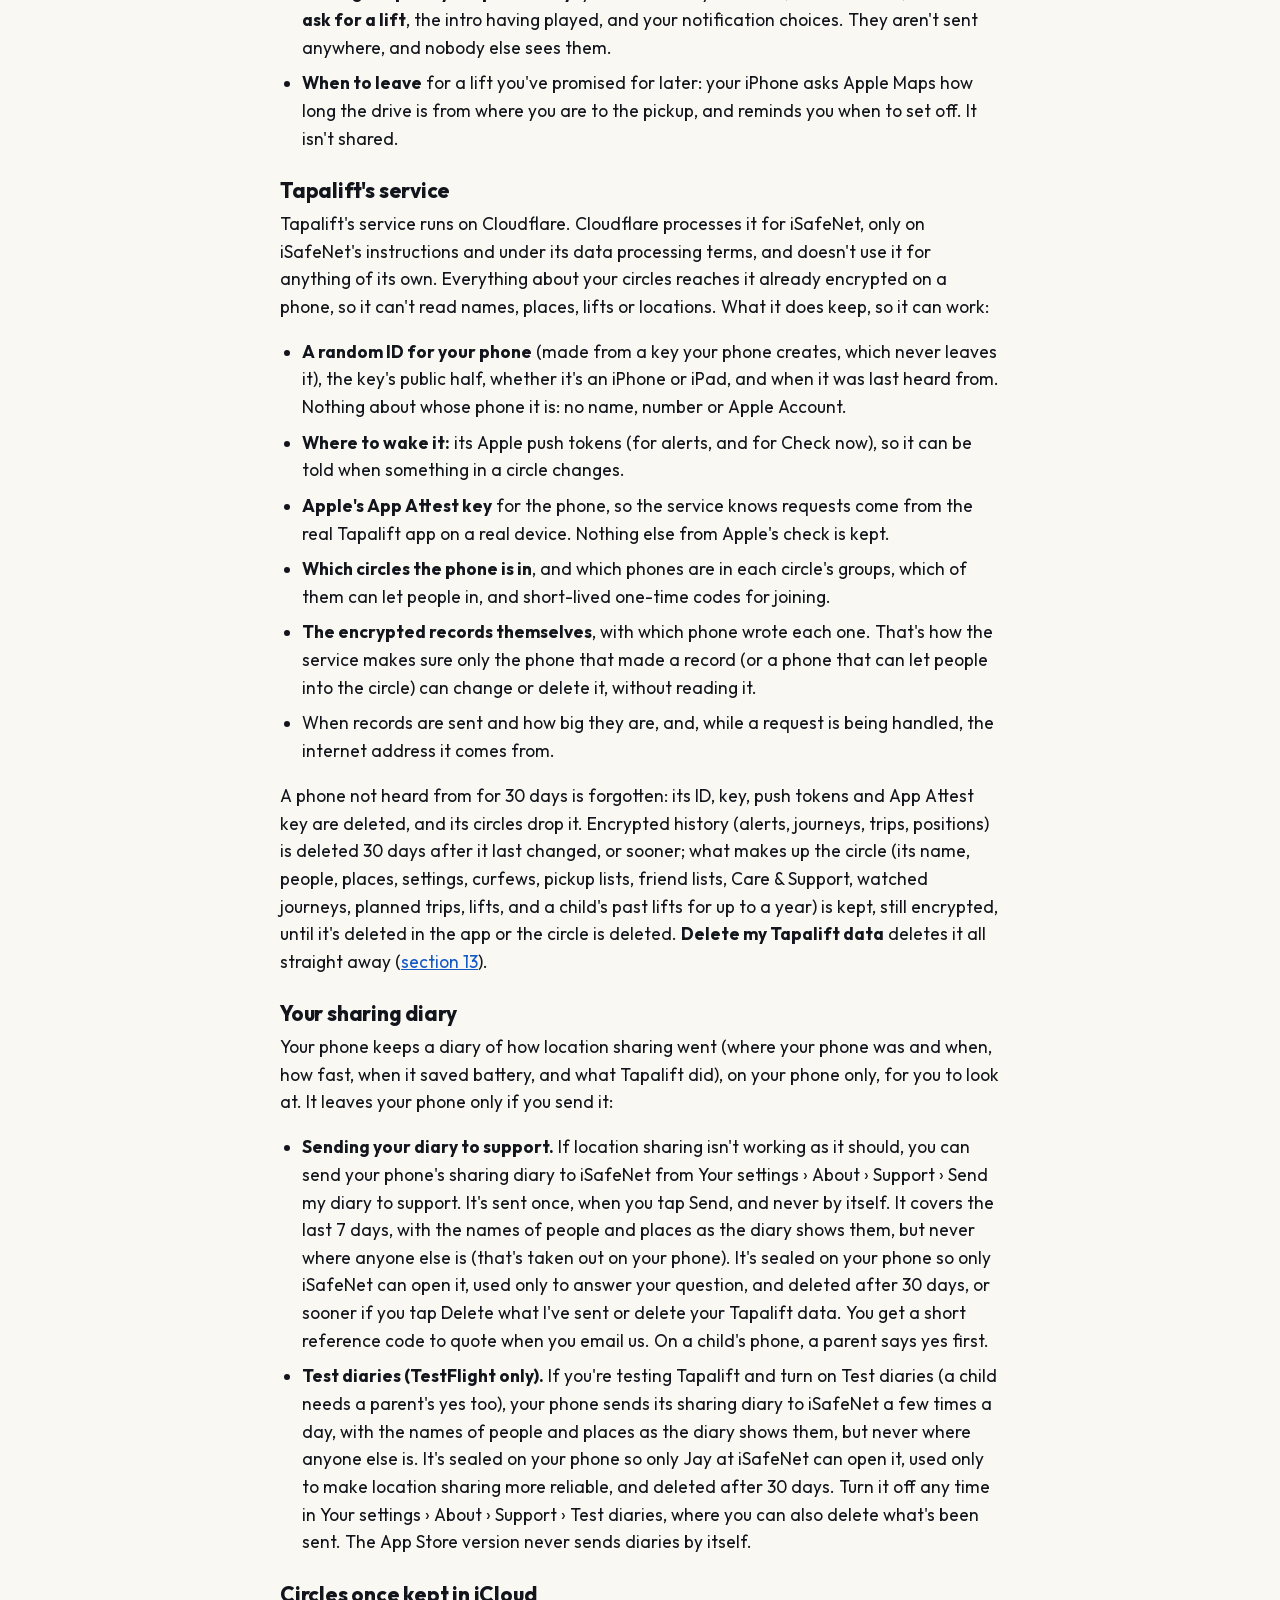
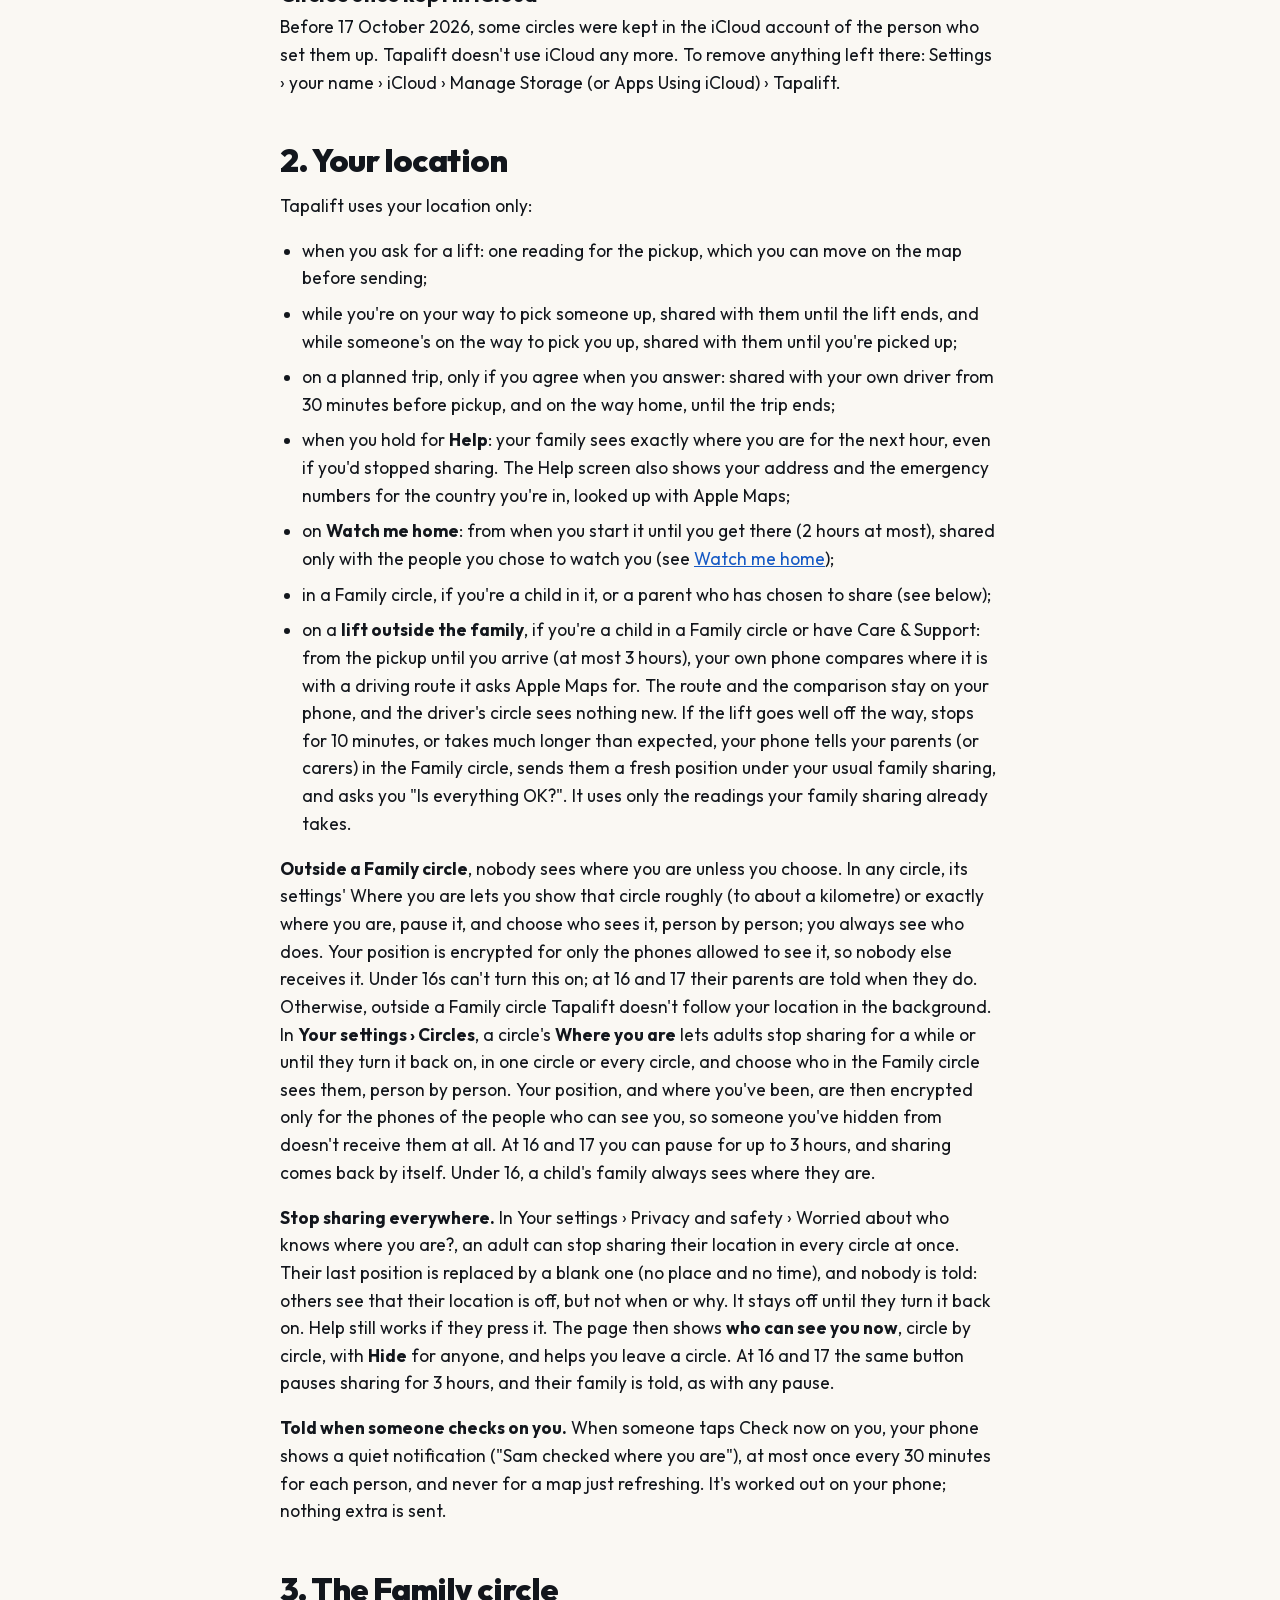
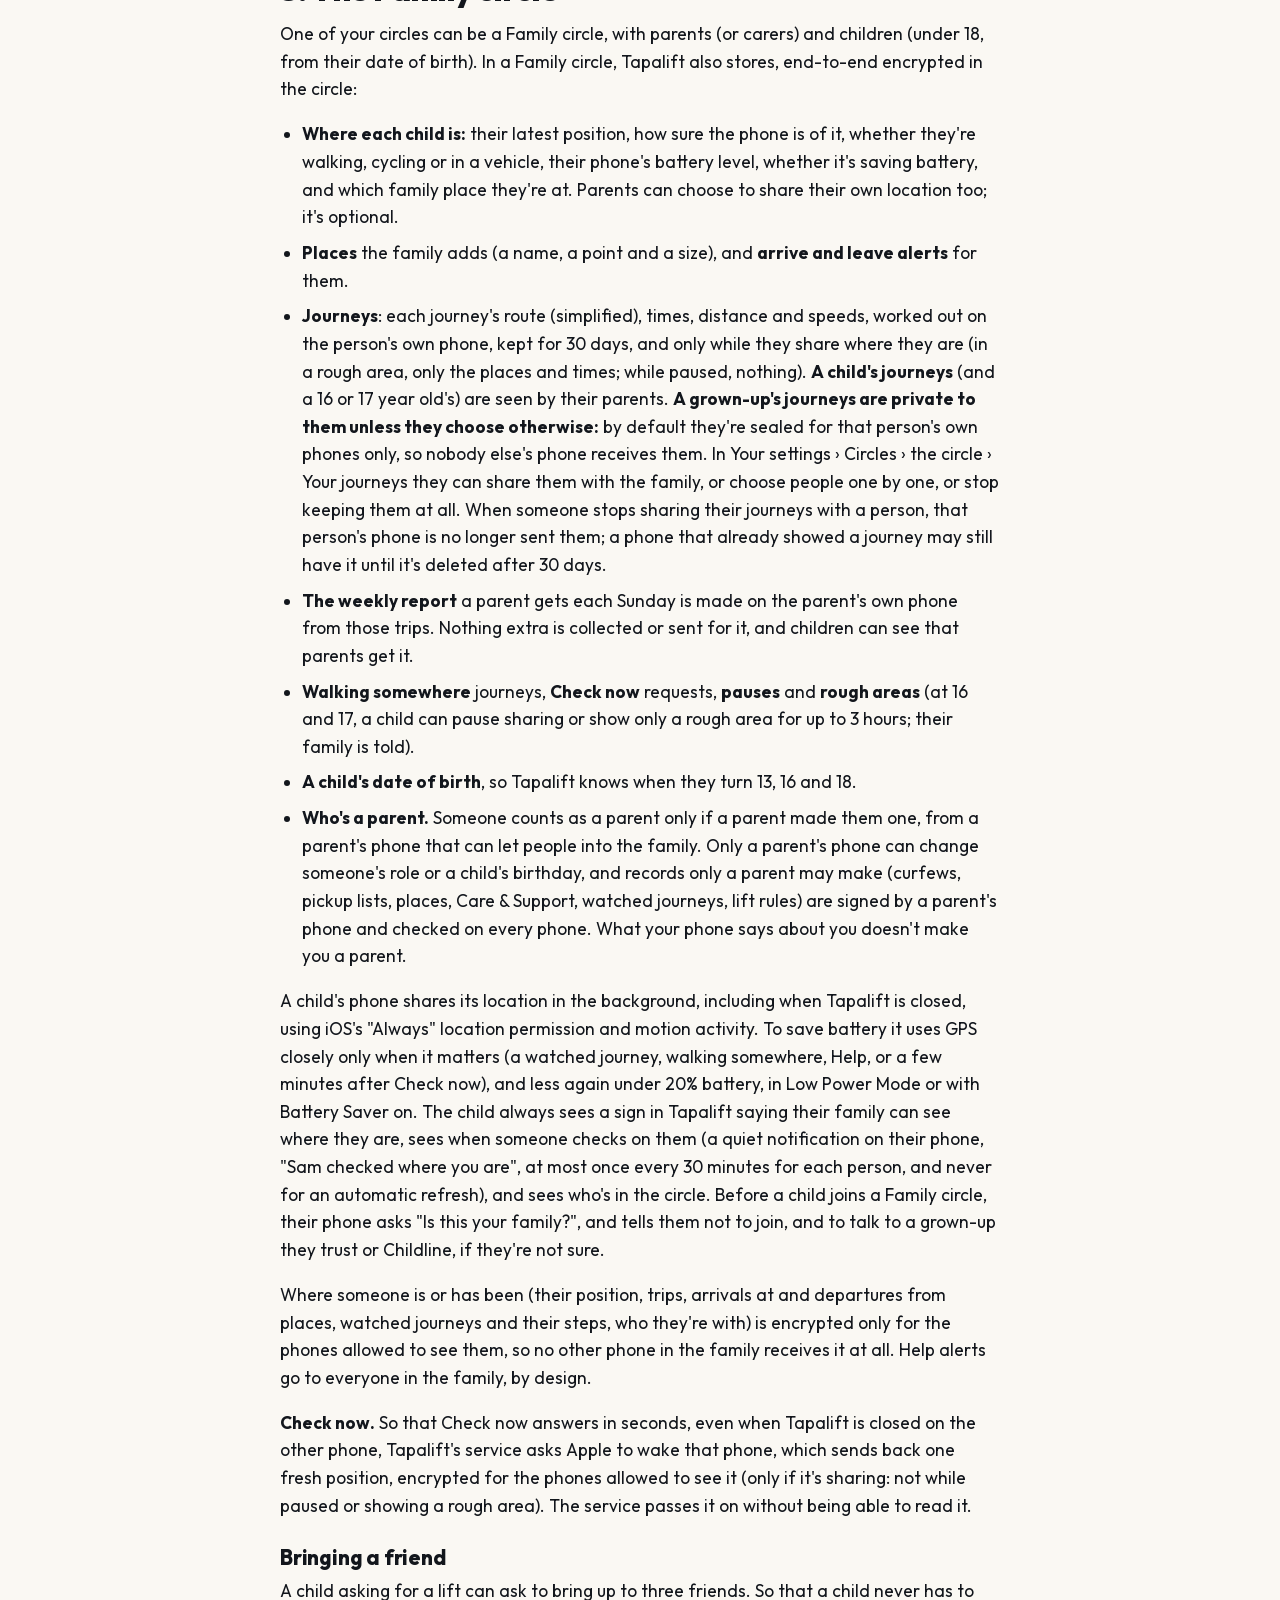
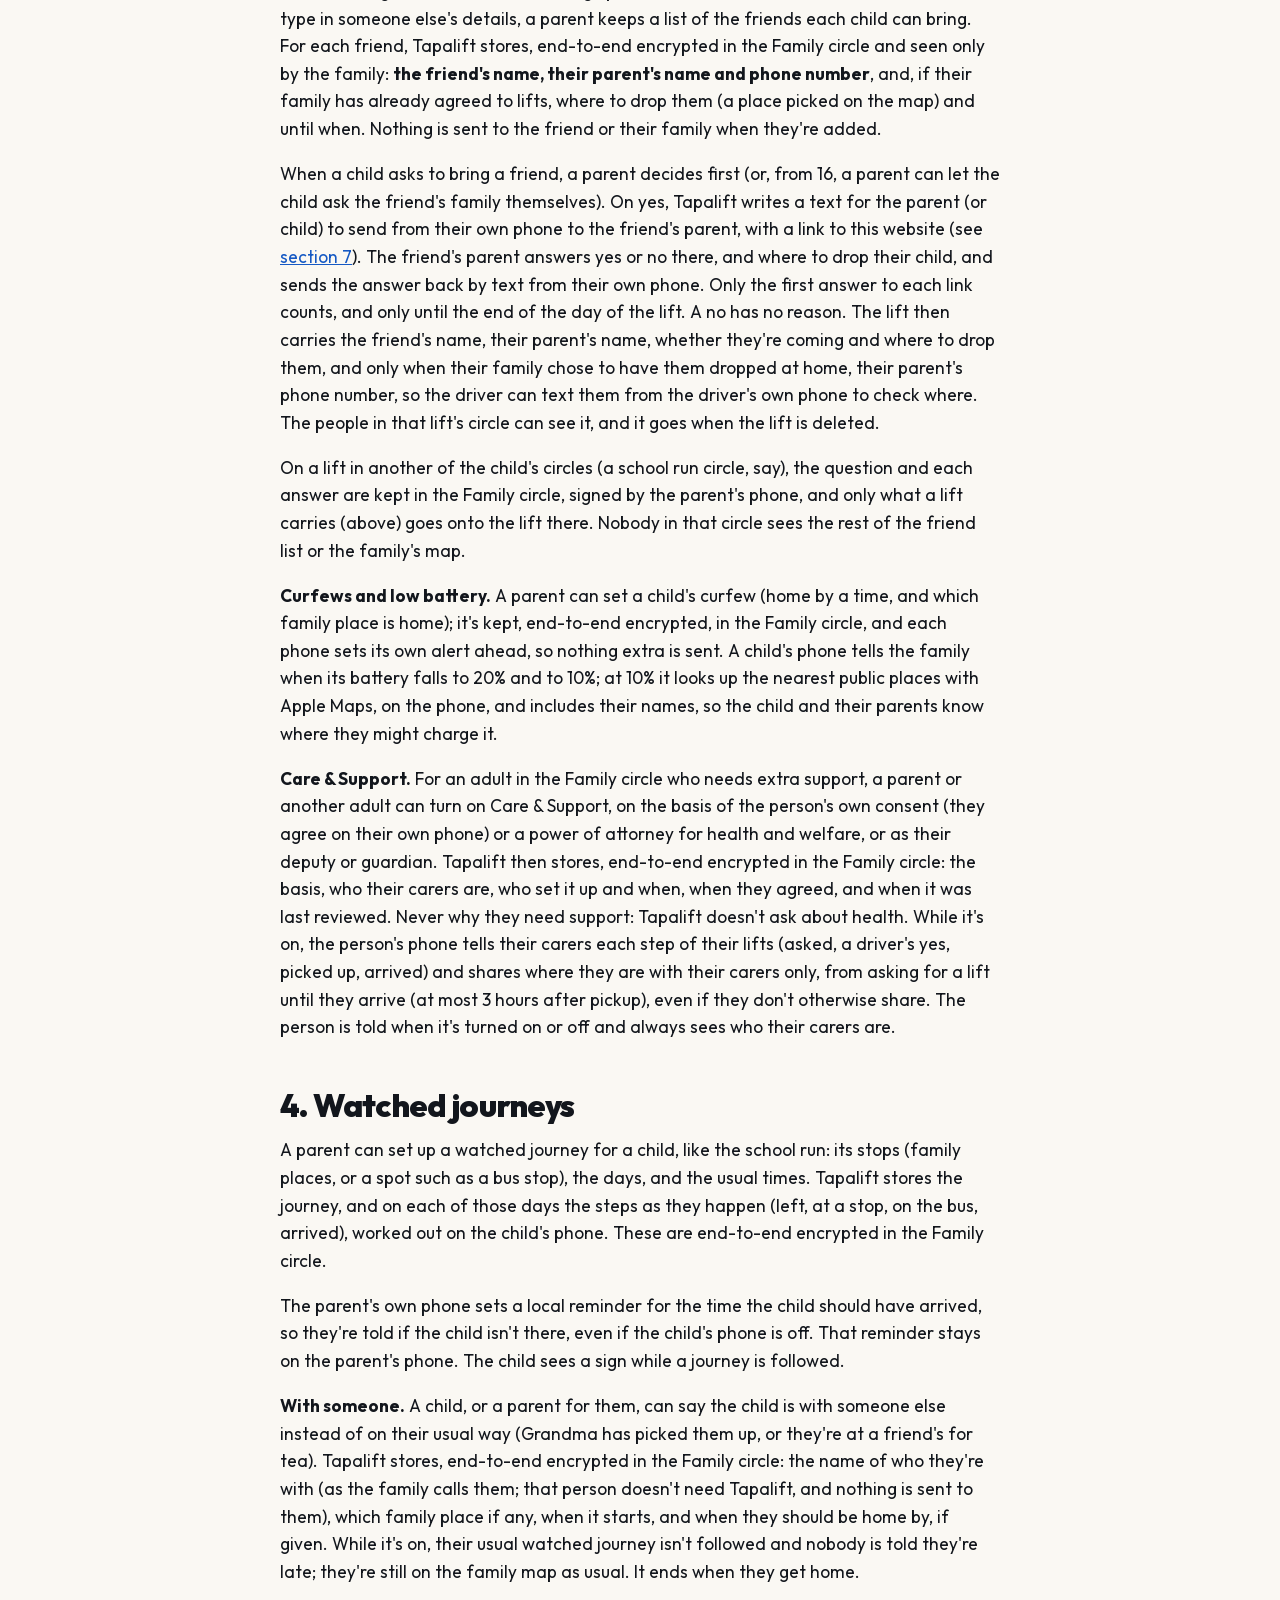
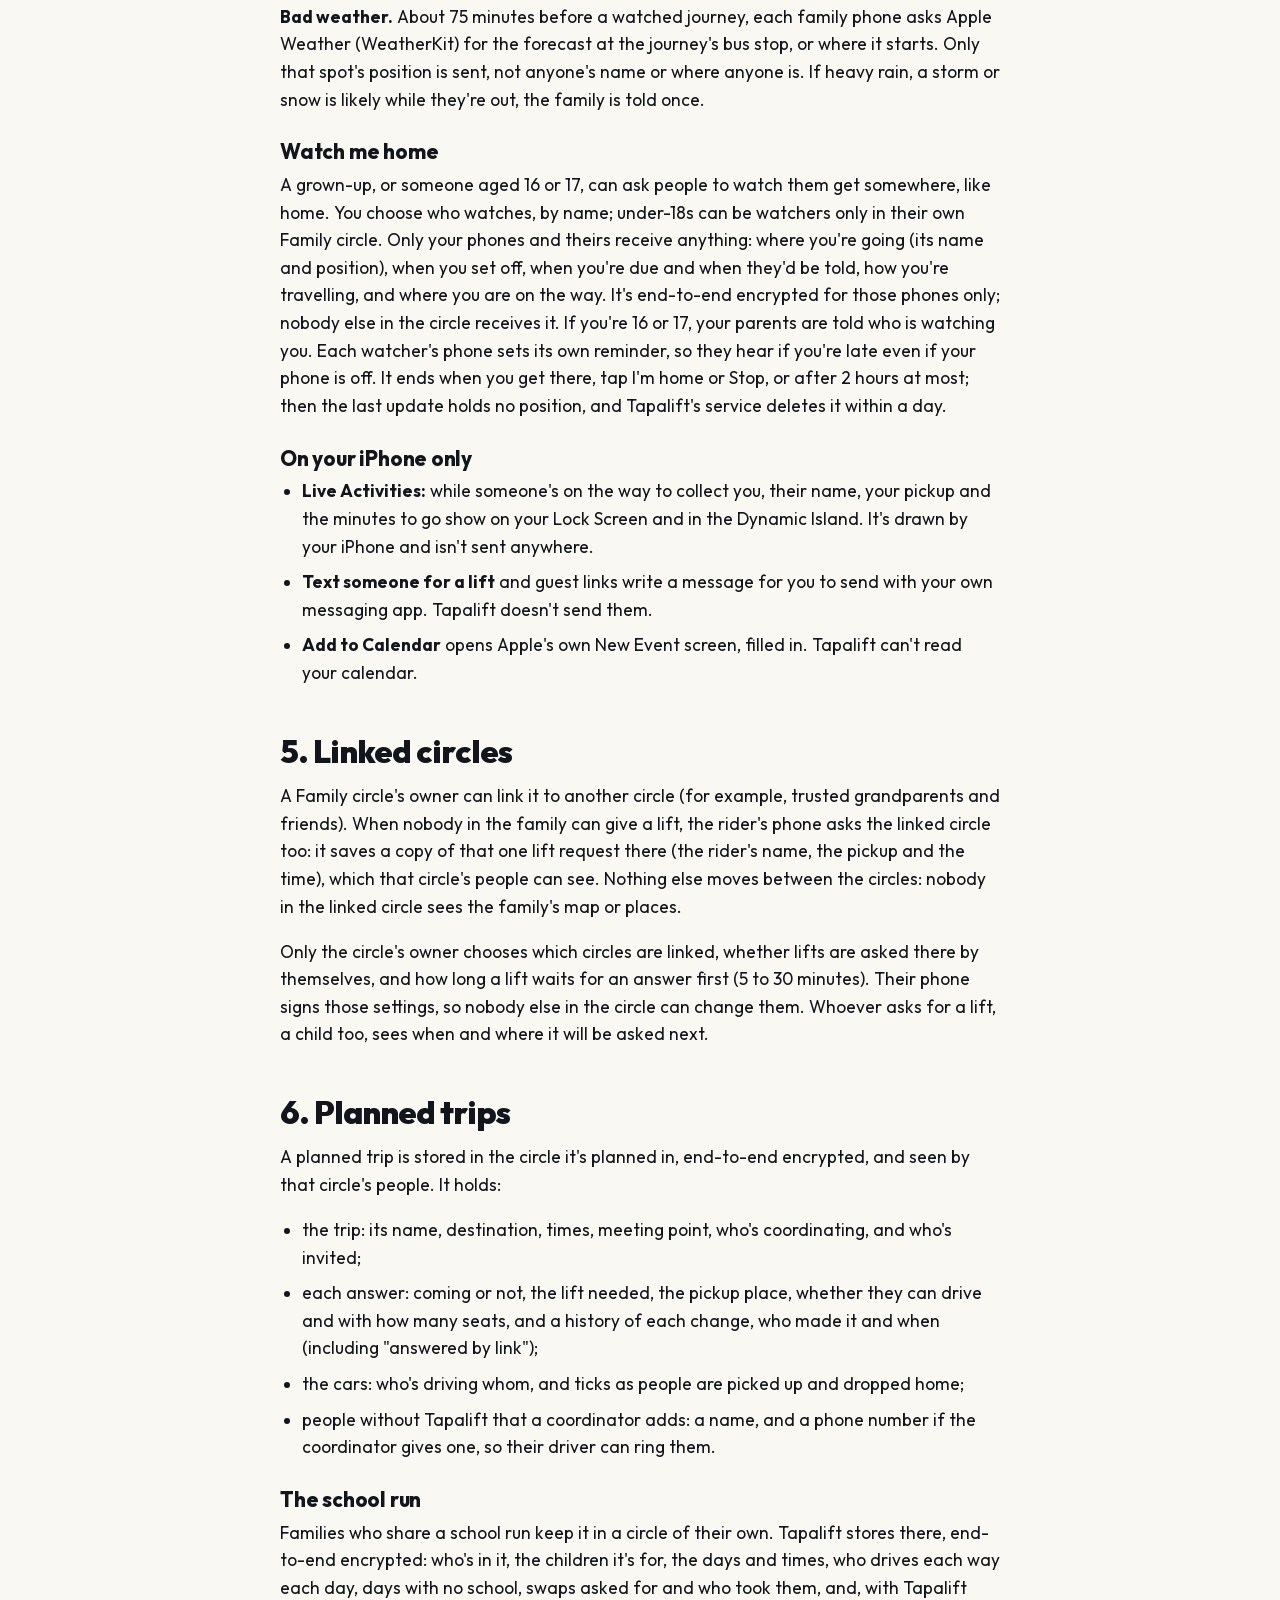
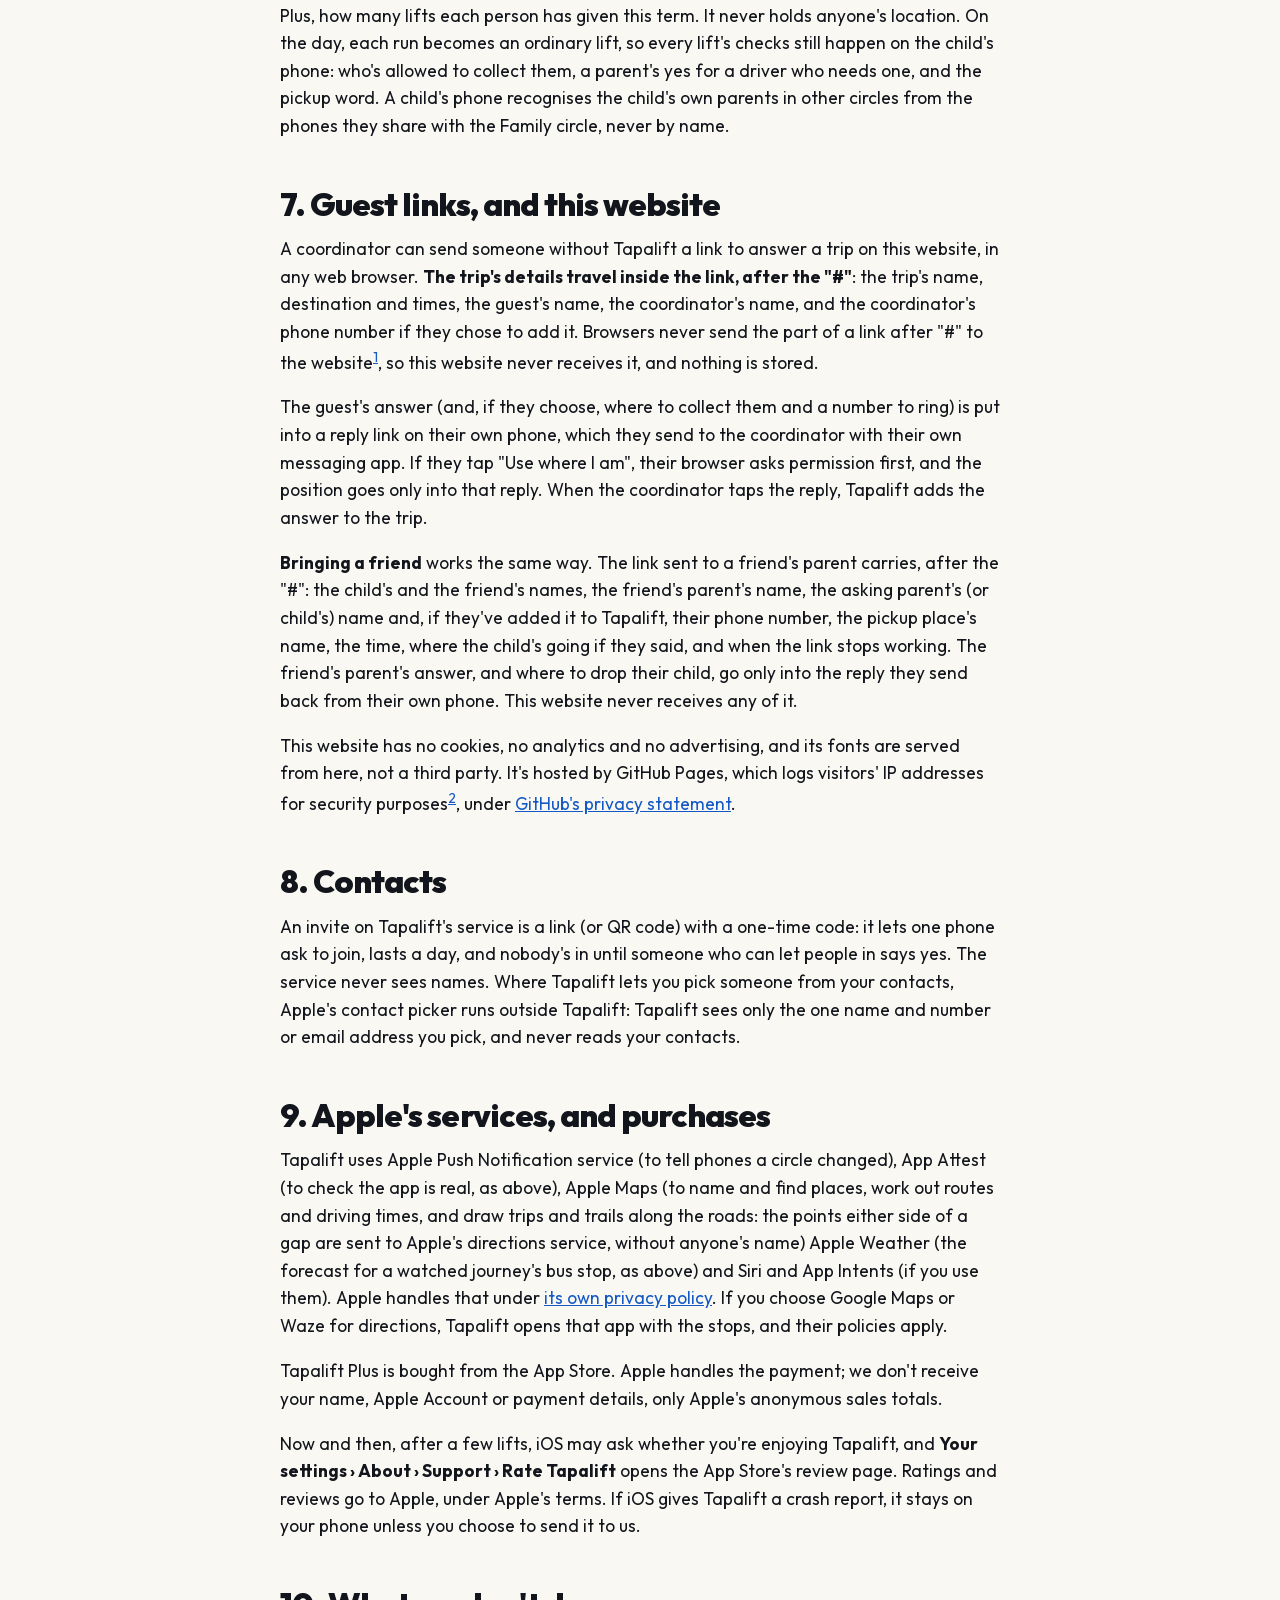
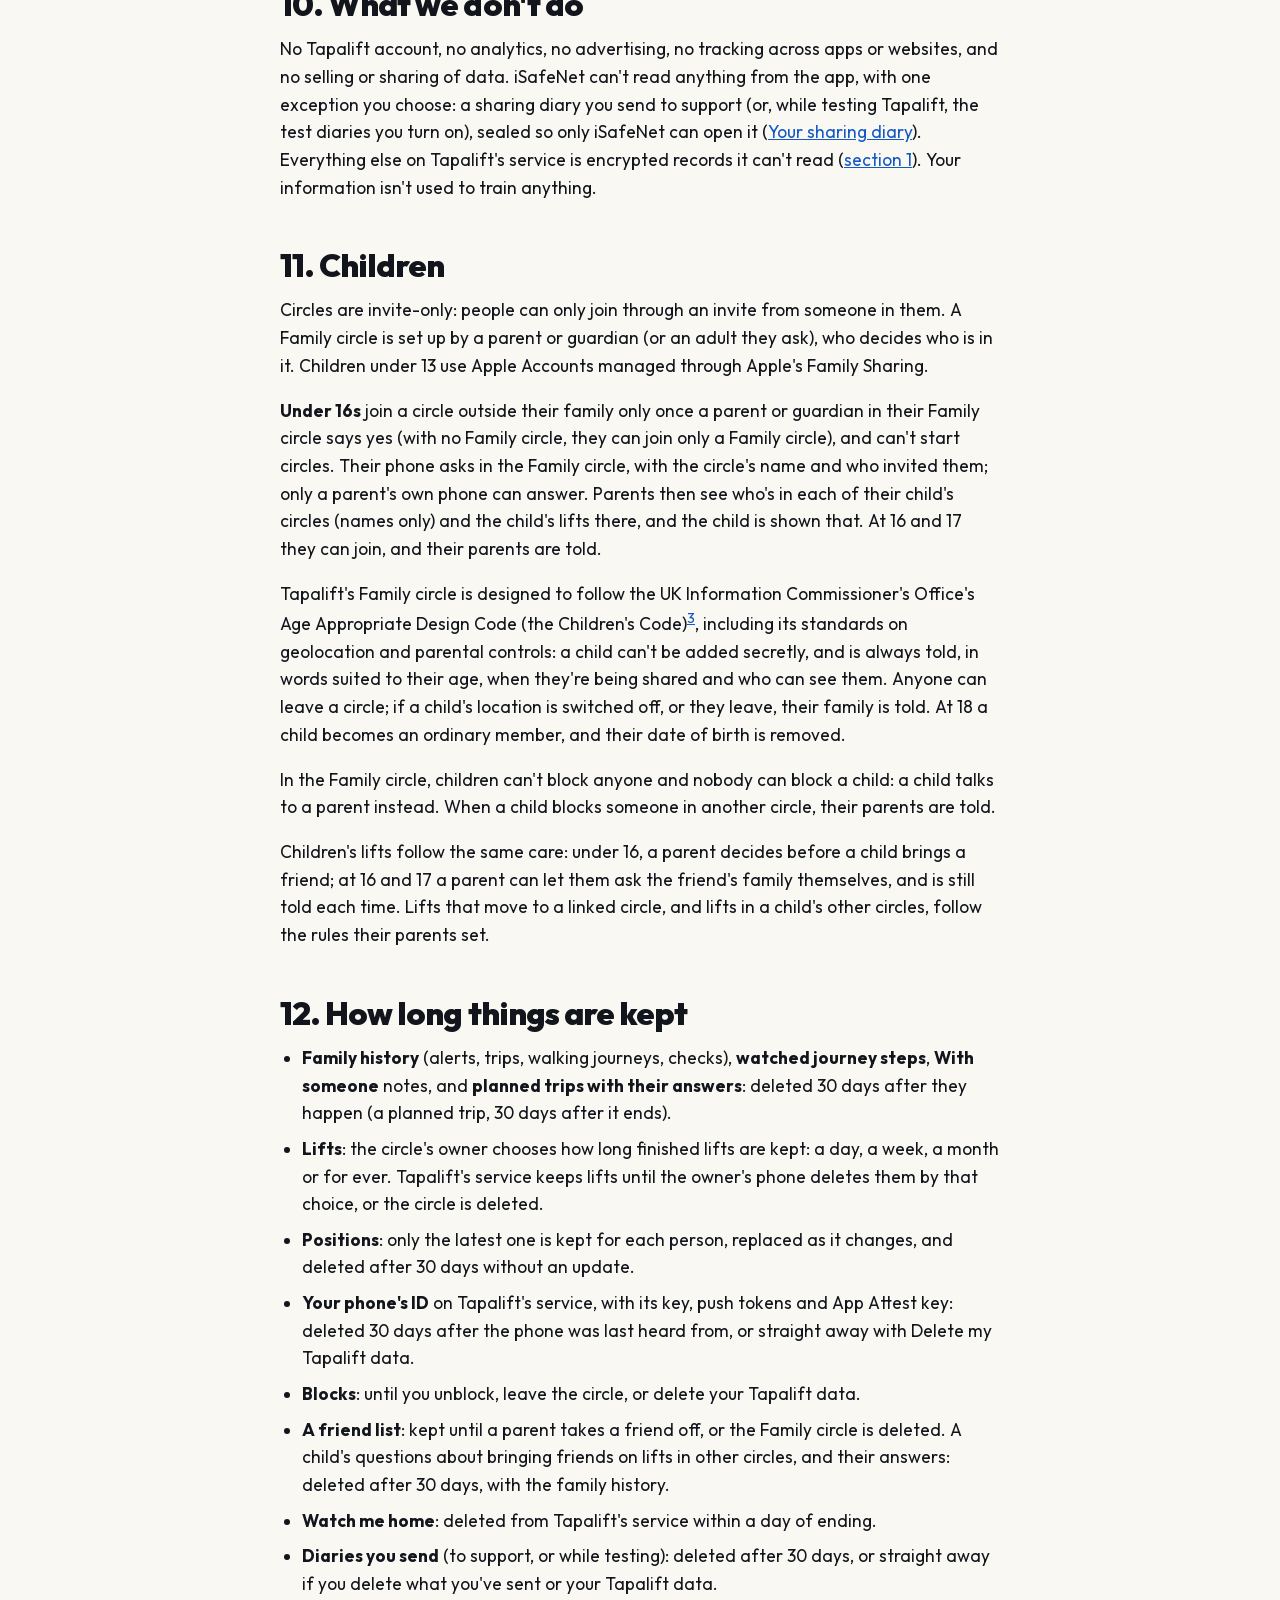
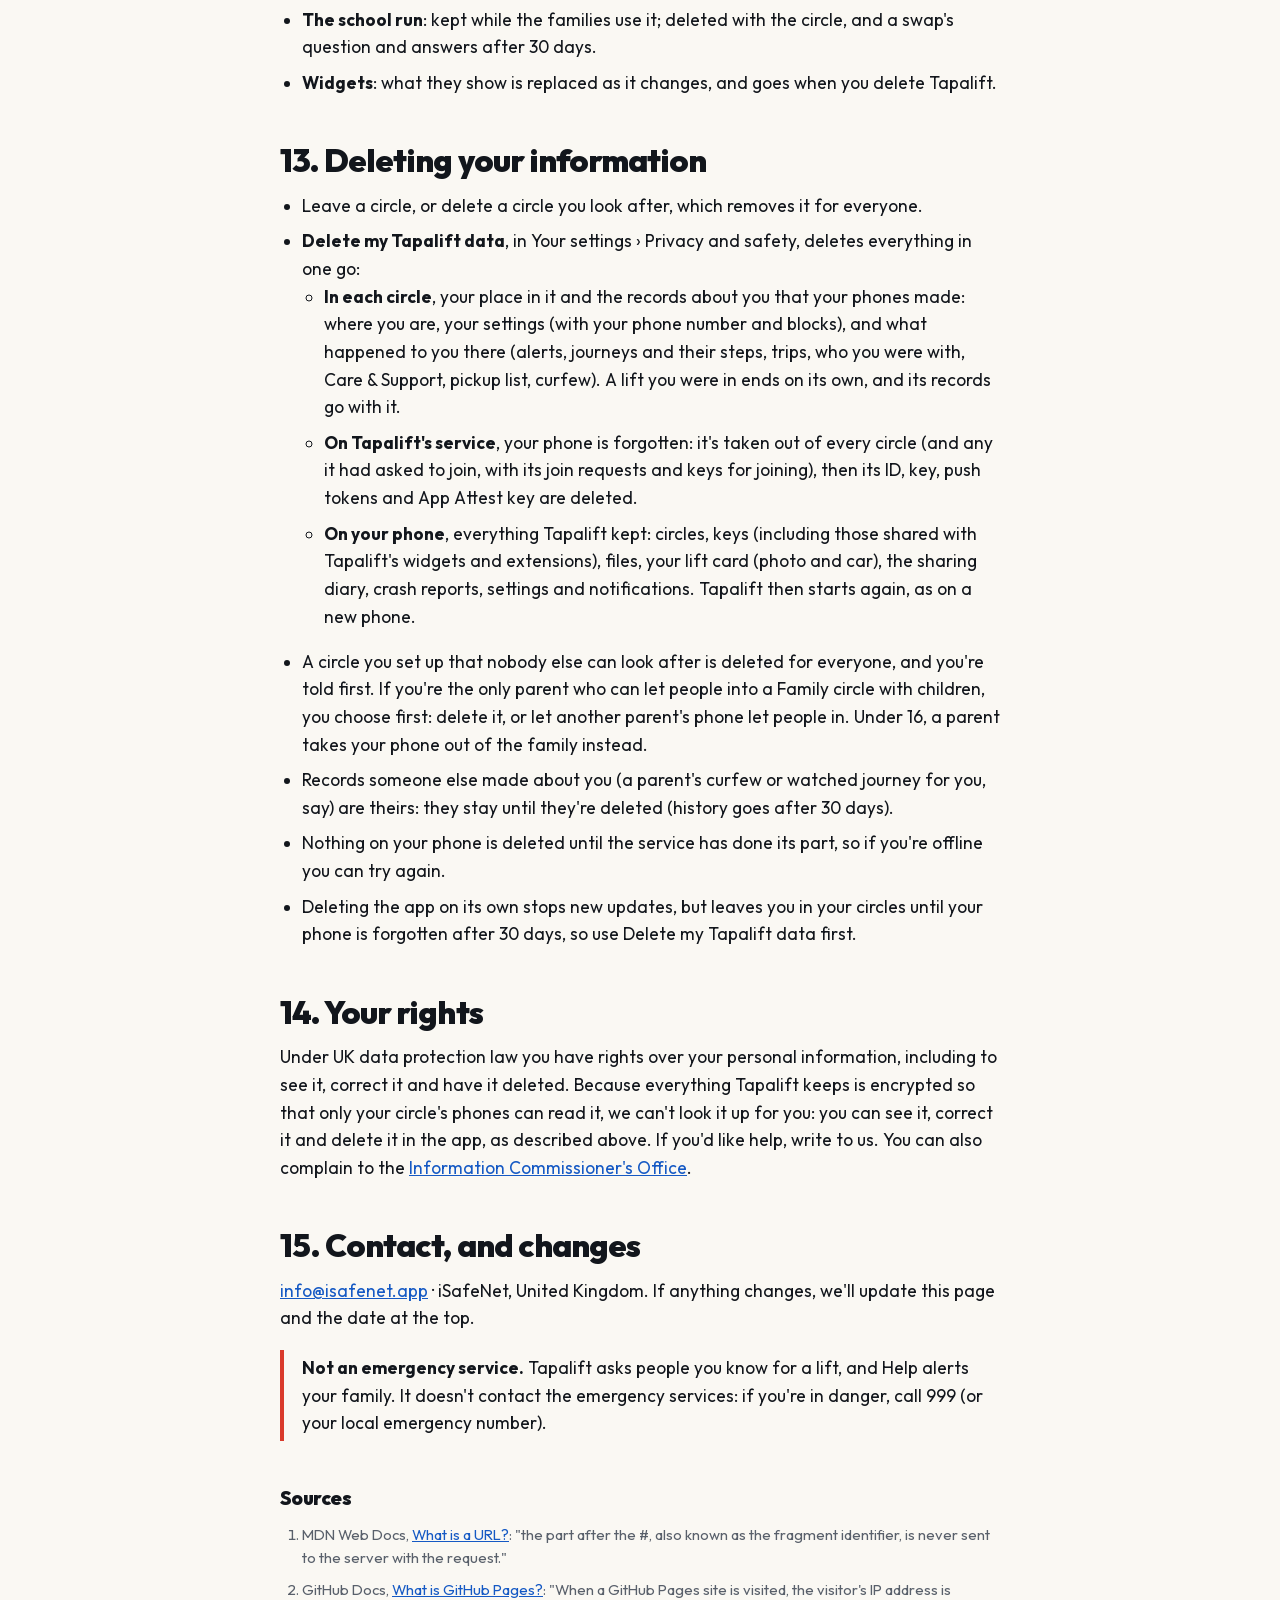
<file: privacy.html>
<!doctype html>
<html lang="en-GB">
<head>
<meta charset="utf-8">
<meta name="viewport" content="width=device-width,initial-scale=1,viewport-fit=cover">
<title>Tapalift Privacy Policy: Your Circle, Encrypted End to End</title>
<meta name="description" content="How Tapalift handles your location, lifts, the family map, watched journeys and planned trips. No account, no analytics: every circle is end-to-end encrypted on your phone, so Tapalift&#x27;s service only ever holds encrypted data it can&#x27;t read, apart from a sharing diary you choose to send to support.">
<meta name="theme-color" content="#FFC21A">
<link rel="canonical" href="https://tapalift.isafenet.app/privacy.html">
<link rel="icon" type="image/png" href="images/favicon.png">
<link rel="apple-touch-icon" href="images/apple-touch-icon.png">
<meta name="robots" content="noindex,nofollow">
<meta property="og:type" content="website">
<meta property="og:locale" content="en_GB">
<meta property="og:site_name" content="Tapalift">
<meta property="og:title" content="Tapalift Privacy Policy: Your Circle, Encrypted End to End">
<meta property="og:description" content="How Tapalift handles your location, lifts, the family map, watched journeys and planned trips. No account, no analytics: every circle is end-to-end encrypted on your phone, so Tapalift&#x27;s service only ever holds encrypted data it can&#x27;t read, apart from a sharing diary you choose to send to support.">
<meta property="og:url" content="https://tapalift.isafenet.app/privacy.html">
<meta property="og:image" content="https://tapalift.isafenet.app/images/og.jpg">
<meta property="og:image:width" content="1200">
<meta property="og:image:height" content="630">
<meta name="twitter:card" content="summary_large_image">
<meta name="twitter:title" content="Tapalift Privacy Policy: Your Circle, Encrypted End to End">
<meta name="twitter:description" content="How Tapalift handles your location, lifts, the family map, watched journeys and planned trips. No account, no analytics: every circle is end-to-end encrypted on your phone, so Tapalift&#x27;s service only ever holds encrypted data it can&#x27;t read, apart from a sharing diary you choose to send to support.">
<meta name="twitter:image" content="https://tapalift.isafenet.app/images/og.jpg">
<meta name="apple-itunes-app" content="app-id=6818621890">
<link rel="preload" href="fonts/outfit-latin.woff2" as="font" type="font/woff2" crossorigin>
<link rel="stylesheet" href="styles.css">
<script type="application/ld+json">{"@context": "https://schema.org", "@type": "WebPage", "name": "Tapalift Privacy Policy: Your Circle, Encrypted End to End", "url": "https://tapalift.isafenet.app/privacy.html", "description": "How Tapalift handles your location, lifts, the family map, watched journeys and planned trips. No account, no analytics: every circle is end-to-end encrypted on your phone, so Tapalift's service only ever holds encrypted data it can't read, apart from a sharing diary you choose to send to support.", "inLanguage": "en-GB", "isPartOf": {"@type": "WebSite", "name": "Tapalift", "url": "https://tapalift.isafenet.app/"}, "publisher": {"@type": "Organization", "@id": "https://isafenet.app/#organization", "name": "iSafeNet", "url": "https://isafenet.app/"}, "dateModified": "2026-10-18"}</script>
<script type="application/ld+json">{"@context": "https://schema.org", "@type": "BreadcrumbList", "itemListElement": [{"@type": "ListItem", "position": 1, "name": "Tapalift", "item": "https://tapalift.isafenet.app/"}, {"@type": "ListItem", "position": 2, "name": "Privacy policy", "item": "https://tapalift.isafenet.app/privacy.html"}]}</script>
</head>
<body>
<a class="skip" href="#main">Skip to the content</a>
<header class="top"><div class="wrap">
<a class="brand" href="./"><img width="192" height="192" src="images/icon-192.png" alt="">Tapalift</a>
<nav aria-label="Main"><a href="support.html">Support</a><a href="privacy.html" aria-current="page">Privacy</a><a href="terms.html">Terms</a></nav>
</div></header>
<main id="main">
<div class="doc-head"><div class="narrow">
  <span class="label">Privacy policy</span>
  <h1>Your circle is yours</h1>
  <p class="lede">We can't see your circles or anyone's location. The only thing of yours we can ever read is a sharing diary you choose to send us when you need help.</p>
  <p class="updated">Updated 18 October 2026</p>
</div></div>

<div class="doc"><div class="narrow">
  <div class="short">
    <p><b>In short.</b> Tapalift is made by iSafeNet (James Bulgo, United Kingdom). Everything Tapalift stores lives in a circle, on Tapalift's own service, encrypted end to end on your phone so that only the phones of the people in the circle can read it. We can't. Your photo and your car stay on your own phone. Tapalift has no messages or chat of its own: texts and calls go through your phone's own apps. The service knows a random ID for your phone (so it can wake it with an alert) and which phone wrote each encrypted record, but not who you are or what's inside (see <a href="#service">Tapalift's service</a>). <b>Delete my Tapalift data</b> takes you out of every circle and deletes it all (<a href="#deleting">section 13</a>). There's no Tapalift account, no analytics, no advertising and no tracking.</p>
  </div>

  <nav class="toc" aria-label="On this page"><b>On this page</b>
    <ol>
      <li><a href="#stores">What Tapalift stores, and where</a></li>
      <li><a href="#location">Your location</a></li>
      <li><a href="#family">The Family circle</a></li>
      <li><a href="#journeys">Watched journeys</a></li>
      <li><a href="#linked">Linked circles</a></li>
      <li><a href="#trips">Planned trips</a></li>
      <li><a href="#guests">Guest links and this website</a></li>
      <li><a href="#contacts">Contacts</a></li>
      <li><a href="#apple">Apple's services, and purchases</a></li>
      <li><a href="#dont">What we don't do</a></li>
      <li><a href="#children">Children</a></li>
      <li><a href="#keeping">How long things are kept</a></li>
      <li><a href="#deleting">Deleting your information</a></li>
      <li><a href="#rights">Your rights</a></li>
      <li><a href="#contact">Contact, and changes</a></li>
    </ol>
  </nav>

  <h2 id="stores">1. What Tapalift stores, and where</h2>
  <p>For a plain summary of what other people can see, and when, see <a href="who-sees-what.html">Who sees what</a>.</p>
  <p>Each circle is kept on Tapalift's own service, encrypted end to end on each phone (with the MLS standard) with keys only the circle's phones hold. iSafeNet can't open it. A lift's exact places and live positions are encrypted again for just that lift's people, and where someone is or has been is encrypted only for the phones allowed to see them. You can be in several circles; each is separate, and only its own people see it.</p>
  <ul>
    <li><b>Your name</b> and whether you give lifts. In a Family circle, you can also have a family name (like Mum, Mam or Grandma) that's used there only.</li>
    <li><b>Your photo and your car</b>, if you add them, stay on your own phone, not in any circle. A photo is taken with the front camera inside Tapalift (never from your photo library), and kept only if Apple's Vision finds exactly one face in it, on your phone. When you're driving someone, your photo, car and number go, encrypted, to the people in that lift only (on Tapalift's service), for that lift, and are forgotten when it ends. Anyone you're driving can report your photo: it's hidden from them at once, taken off your card, and you're asked for a new one.</li>
    <li><b>Your avatar</b>, if you build one: only the choices you made (a style, hair, eyes, glasses, colours and so on), never a picture. It's kept, end-to-end encrypted, with your name in each of your circles, and each phone draws it from artwork built into Tapalift, so nothing is fetched from anywhere. Without one, people see your first letter.</li>
    <li><b>How old you are.</b> When you start, Tapalift asks how old you are, using the age range your iPhone shares if it can (Apple's Declared Age Range: a parent sets it on a child's account), or your birthday. It stays on your phone, and only the age band counts (under 16, 16 to 17, 18 and over).</li>
    <li><b>Your phone number</b>, only if you add it in You, so you can be called, FaceTimed or texted: Tapalift shows it to your family on your card, and in your other circles only to the person in a lift with you, while the lift is on. It's end-to-end encrypted with your other settings for the circle (stopping or blurring your location, Battery Saver, and who you've blocked). Calls and texts go through your iPhone's Phone, FaceTime and Messages apps, not through Tapalift.</li>
    <li><b>Who you've blocked.</b> When you block someone, it's saved with your own details in that circle, so every phone in the circle can keep you apart: they can't ask you for lifts and don't receive where you are. That means the circle's phones can tell who you've blocked; Tapalift doesn't tell the person, but they may notice. When a child blocks someone in another circle, their parents are told in the Family circle. Unblocking takes it away.</li>
    <li><b>The words you type</b> that others see (names, place labels, guests' names, a car's description) are checked on your phone for offensive words before they're used. The check happens only on your phone: nothing you type is logged or sent to us for it.</li>
    <li><b>Reports you choose to send.</b> Use Your settings › Privacy and safety › Report a concern. A report is an email from your own email account to info@isafenet.app: the reason, anything you write, and the name of the person and circle. You see all of it before you send it, and nothing is sent otherwise. We read every report and reply within 24 hours.</li>
    <li><b>When you're free</b> to give lifts ("free until 10pm", "not free today"), until it ends.</li>
    <li><b>Lift requests:</b> who asked whom, the pickup place, the time it's wanted, and what happened (on the way, picked up, cancelled), and a thank-you if the rider sends one. On Tapalift's service the circle sees only roughly where the pickup is (the area, to about a kilometre, like "Near Camden Town"); the exact place, and where you're going, go only to whoever says yes.</li>
    <li><b>The driver's and the rider's positions once someone's on the way</b>, so the two of them can see each other: the driver's from "I'm on my way" until the lift ends, the rider's until they're picked up (for a lift later, from half an hour before). They're encrypted for the driver's and rider's phones only (and whoever asked for the rider). This happens even if either of them has paused sharing or chosen not to show their location to the other, and both are told. The positions are then removed from the request, and each person's own setting comes back. iOS shows its location indicator the whole time.</li>
    <li><b>A word for the pickup.</b> When a child (or someone with Care &amp; Support) asks for a lift outside their Family circle, their phone picks a plain word from a fixed list (like "Mango"). It's encrypted for that lift's people only, with the exact pickup, so only the driver who said yes receives it; the rider asks for it before getting in. It's forgotten at the pickup.</li>
    <li><b>A note for the driver</b>, if you pick one when asking ("I'm at the side gate"): chosen from a short list, never typed.</li>
    <li><b>Widgets:</b> the Family, Who's Home and Family Map widgets show what Tapalift already shows you: each person's line (like "At School since 08:47"), who's home, and a picture of the family map. Tapalift keeps that on your iPhone, in a space only Tapalift and its widgets can read, and draws the map picture with Apple Maps (only the area of the map is sent to Apple, not anyone's name). A child whose location needs Face ID is never in a widget, and the Lock Screen widget hides its words until your iPhone is unlocked.</li>
    <li><b>Settings kept on your phone only:</b> your look (Sunny or Clear), <b>Easier to see</b>, <b>Shake to ask for a lift</b>, the intro having played, and your notification choices. They aren't sent anywhere, and nobody else sees them.</li>
    <li><b>When to leave</b> for a lift you've promised for later: your iPhone asks Apple Maps how long the drive is from where you are to the pickup, and reminds you when to set off. It isn't shared.</li>
  </ul>

  <h3 id="service">Tapalift's service</h3>
  <p>Tapalift's service runs on Cloudflare. Cloudflare processes it for iSafeNet, only on iSafeNet's instructions and under its data processing terms, and doesn't use it for anything of its own. Everything about your circles reaches it already encrypted on a phone, so it can't read names, places, lifts or locations. What it does keep, so it can work:</p>
  <ul>
    <li><b>A random ID for your phone</b> (made from a key your phone creates, which never leaves it), the key's public half, whether it's an iPhone or iPad, and when it was last heard from. Nothing about whose phone it is: no name, number or Apple Account.</li>
    <li><b>Where to wake it:</b> its Apple push tokens (for alerts, and for Check now), so it can be told when something in a circle changes.</li>
    <li><b>Apple's App Attest key</b> for the phone, so the service knows requests come from the real Tapalift app on a real device. Nothing else from Apple's check is kept.</li>
    <li><b>Which circles the phone is in</b>, and which phones are in each circle's groups, which of them can let people in, and short-lived one-time codes for joining.</li>
    <li><b>The encrypted records themselves</b>, with which phone wrote each one. That's how the service makes sure only the phone that made a record (or a phone that can let people into the circle) can change or delete it, without reading it.</li>
    <li>When records are sent and how big they are, and, while a request is being handled, the internet address it comes from.</li>
  </ul>
  <p>A phone not heard from for 30 days is forgotten: its ID, key, push tokens and App Attest key are deleted, and its circles drop it. Encrypted history (alerts, journeys, trips, positions) is deleted 30 days after it last changed, or sooner; what makes up the circle (its name, people, places, settings, curfews, pickup lists, friend lists, Care &amp; Support, watched journeys, planned trips, lifts, and a child's past lifts for up to a year) is kept, still encrypted, until it's deleted in the app or the circle is deleted. <b>Delete my Tapalift data</b> deletes it all straight away (<a href="#deleting">section 13</a>).</p>

  <h3 id="diary">Your sharing diary</h3>
  <p>Your phone keeps a diary of how location sharing went (where your phone was and when, how fast, when it saved battery, and what Tapalift did), on your phone only, for you to look at. It leaves your phone only if you send it:</p>
  <ul>
    <li><b>Sending your diary to support.</b> If location sharing isn't working as it should, you can send your phone's sharing diary to iSafeNet from Your settings › About › Support › Send my diary to support. It's sent once, when you tap Send, and never by itself. It covers the last 7 days, with the names of people and places as the diary shows them, but never where anyone else is (that's taken out on your phone). It's sealed on your phone so only iSafeNet can open it, used only to answer your question, and deleted after 30 days, or sooner if you tap Delete what I've sent or delete your Tapalift data. You get a short reference code to quote when you email us. On a child's phone, a parent says yes first.</li>
    <li><b>Test diaries (TestFlight only).</b> If you're testing Tapalift and turn on Test diaries (a child needs a parent's yes too), your phone sends its sharing diary to iSafeNet a few times a day, with the names of people and places as the diary shows them, but never where anyone else is. It's sealed on your phone so only Jay at iSafeNet can open it, used only to make location sharing more reliable, and deleted after 30 days. Turn it off any time in Your settings › About › Support › Test diaries, where you can also delete what's been sent. The App Store version never sends diaries by itself.</li>
  </ul>

  <h3 id="older">Circles once kept in iCloud</h3>
  <p>Before 17 October 2026, some circles were kept in the iCloud account of the person who set them up. Tapalift doesn't use iCloud any more. To remove anything left there: Settings › your name › iCloud › Manage Storage (or Apps Using iCloud) › Tapalift.</p>

  <h2 id="location">2. Your location</h2>
  <p>Tapalift uses your location only:</p>
  <ul>
    <li>when you ask for a lift: one reading for the pickup, which you can move on the map before sending;</li>
    <li>while you're on your way to pick someone up, shared with them until the lift ends, and while someone's on the way to pick you up, shared with them until you're picked up;</li>
    <li>on a planned trip, only if you agree when you answer: shared with your own driver from 30 minutes before pickup, and on the way home, until the trip ends;</li>
    <li>when you hold for <b>Help</b>: your family sees exactly where you are for the next hour, even if you'd stopped sharing. The Help screen also shows your address and the emergency numbers for the country you're in, looked up with Apple Maps;</li>
    <li>on <b>Watch me home</b>: from when you start it until you get there (2 hours at most), shared only with the people you chose to watch you (see <a href="#watchme">Watch me home</a>);</li>
    <li>in a Family circle, if you're a child in it, or a parent who has chosen to share (see below);</li>
    <li>on a <b>lift outside the family</b>, if you're a child in a Family circle or have Care &amp; Support: from the pickup until you arrive (at most 3 hours), your own phone compares where it is with a driving route it asks Apple Maps for. The route and the comparison stay on your phone, and the driver's circle sees nothing new. If the lift goes well off the way, stops for 10 minutes, or takes much longer than expected, your phone tells your parents (or carers) in the Family circle, sends them a fresh position under your usual family sharing, and asks you "Is everything OK?". It uses only the readings your family sharing already takes.</li>
  </ul>
  <p><b>Outside a Family circle</b>, nobody sees where you are unless you choose. In any circle, its settings' Where you are lets you show that circle roughly (to about a kilometre) or exactly where you are, pause it, and choose who sees it, person by person; you always see who does. Your position is encrypted for only the phones allowed to see it, so nobody else receives it. Under 16s can't turn this on; at 16 and 17 their parents are told when they do. Otherwise, outside a Family circle Tapalift doesn't follow your location in the background. In <b>Your settings › Circles</b>, a circle's <b>Where you are</b> lets adults stop sharing for a while or until they turn it back on, in one circle or every circle, and choose who in the Family circle sees them, person by person. Your position, and where you've been, are then encrypted only for the phones of the people who can see you, so someone you've hidden from doesn't receive them at all. At 16 and 17 you can pause for up to 3 hours, and sharing comes back by itself. Under 16, a child's family always sees where they are.</p>
  <p><b>Stop sharing everywhere.</b> In Your settings › Privacy and safety › Worried about who knows where you are?, an adult can stop sharing their location in every circle at once. Their last position is replaced by a blank one (no place and no time), and nobody is told: others see that their location is off, but not when or why. It stays off until they turn it back on. Help still works if they press it. The page then shows <b>who can see you now</b>, circle by circle, with <b>Hide</b> for anyone, and helps you leave a circle. At 16 and 17 the same button pauses sharing for 3 hours, and their family is told, as with any pause.</p>
  <p><b>Told when someone checks on you.</b> When someone taps Check now on you, your phone shows a quiet notification ("Sam checked where you are"), at most once every 30 minutes for each person, and never for a map just refreshing. It's worked out on your phone; nothing extra is sent.</p>

  <h2 id="family">3. The Family circle</h2>
  <p>One of your circles can be a Family circle, with parents (or carers) and children (under 18, from their date of birth). In a Family circle, Tapalift also stores, end-to-end encrypted in the circle:</p>
  <ul>
    <li><b>Where each child is:</b> their latest position, how sure the phone is of it, whether they're walking, cycling or in a vehicle, their phone's battery level, whether it's saving battery, and which family place they're at. Parents can choose to share their own location too; it's optional.</li>
    <li><b>Places</b> the family adds (a name, a point and a size), and <b>arrive and leave alerts</b> for them.</li>
    <li><b>Journeys</b>: each journey's route (simplified), times, distance and speeds, worked out on the person's own phone, kept for 30 days, and only while they share where they are (in a rough area, only the places and times; while paused, nothing). <b>A child's journeys</b> (and a 16 or 17 year old's) are seen by their parents. <b>A grown-up's journeys are private to them unless they choose otherwise:</b> by default they're sealed for that person's own phones only, so nobody else's phone receives them. In Your settings › Circles › the circle › Your journeys they can share them with the family, or choose people one by one, or stop keeping them at all. When someone stops sharing their journeys with a person, that person's phone is no longer sent them; a phone that already showed a journey may still have it until it's deleted after 30 days.</li>
    <li><b>The weekly report</b> a parent gets each Sunday is made on the parent's own phone from those trips. Nothing extra is collected or sent for it, and children can see that parents get it.</li>
    <li><b>Walking somewhere</b> journeys, <b>Check now</b> requests, <b>pauses</b> and <b>rough areas</b> (at 16 and 17, a child can pause sharing or show only a rough area for up to 3 hours; their family is told).</li>
    <li><b>A child's date of birth</b>, so Tapalift knows when they turn 13, 16 and 18.</li>
    <li><b>Who's a parent.</b> Someone counts as a parent only if a parent made them one, from a parent's phone that can let people into the family. Only a parent's phone can change someone's role or a child's birthday, and records only a parent may make (curfews, pickup lists, places, Care &amp; Support, watched journeys, lift rules) are signed by a parent's phone and checked on every phone. What your phone says about you doesn't make you a parent.</li>
  </ul>
  <p>A child's phone shares its location in the background, including when Tapalift is closed, using iOS's "Always" location permission and motion activity. To save battery it uses GPS closely only when it matters (a watched journey, walking somewhere, Help, or a few minutes after Check now), and less again under 20% battery, in Low Power Mode or with Battery Saver on. The child always sees a sign in Tapalift saying their family can see where they are, sees when someone checks on them (a quiet notification on their phone, "Sam checked where you are", at most once every 30 minutes for each person, and never for an automatic refresh), and sees who's in the circle. Before a child joins a Family circle, their phone asks "Is this your family?", and tells them not to join, and to talk to a grown-up they trust or Childline, if they're not sure.</p>
  <p>Where someone is or has been (their position, trips, arrivals at and departures from places, watched journeys and their steps, who they're with) is encrypted only for the phones allowed to see them, so no other phone in the family receives it at all. Help alerts go to everyone in the family, by design.</p>
  <p id="relay"><b>Check now.</b> So that Check now answers in seconds, even when Tapalift is closed on the other phone, Tapalift's service asks Apple to wake that phone, which sends back one fresh position, encrypted for the phones allowed to see it (only if it's sharing: not while paused or showing a rough area). The service passes it on without being able to read it.</p>

  <h3 id="friends">Bringing a friend</h3>
  <p>A child asking for a lift can ask to bring up to three friends. So that a child never has to type in someone else's details, a parent keeps a list of the friends each child can bring. For each friend, Tapalift stores, end-to-end encrypted in the Family circle and seen only by the family: <b>the friend's name, their parent's name and phone number</b>, and, if their family has already agreed to lifts, where to drop them (a place picked on the map) and until when. Nothing is sent to the friend or their family when they're added.</p>
  <p>When a child asks to bring a friend, a parent decides first (or, from 16, a parent can let the child ask the friend's family themselves). On yes, Tapalift writes a text for the parent (or child) to send from their own phone to the friend's parent, with a link to this website (see <a href="#guests">section 7</a>). The friend's parent answers yes or no there, and where to drop their child, and sends the answer back by text from their own phone. Only the first answer to each link counts, and only until the end of the day of the lift. A no has no reason. The lift then carries the friend's name, their parent's name, whether they're coming and where to drop them, and only when their family chose to have them dropped at home, their parent's phone number, so the driver can text them from the driver's own phone to check where. The people in that lift's circle can see it, and it goes when the lift is deleted.</p>
  <p>On a lift in another of the child's circles (a school run circle, say), the question and each answer are kept in the Family circle, signed by the parent's phone, and only what a lift carries (above) goes onto the lift there. Nobody in that circle sees the rest of the friend list or the family's map.</p>


  <p id="curfew"><b>Curfews and low battery.</b> A parent can set a child's curfew (home by a time, and which family place is home); it's kept, end-to-end encrypted, in the Family circle, and each phone sets its own alert ahead, so nothing extra is sent. A child's phone tells the family when its battery falls to 20% and to 10%; at 10% it looks up the nearest public places with Apple Maps, on the phone, and includes their names, so the child and their parents know where they might charge it.</p>
  <p id="care"><b>Care &amp; Support.</b> For an adult in the Family circle who needs extra support, a parent or another adult can turn on Care &amp; Support, on the basis of the person's own consent (they agree on their own phone) or a power of attorney for health and welfare, or as their deputy or guardian. Tapalift then stores, end-to-end encrypted in the Family circle: the basis, who their carers are, who set it up and when, when they agreed, and when it was last reviewed. Never why they need support: Tapalift doesn't ask about health. While it's on, the person's phone tells their carers each step of their lifts (asked, a driver's yes, picked up, arrived) and shares where they are with their carers only, from asking for a lift until they arrive (at most 3 hours after pickup), even if they don't otherwise share. The person is told when it's turned on or off and always sees who their carers are.</p>

  <h2 id="journeys">4. Watched journeys</h2>
  <p>A parent can set up a watched journey for a child, like the school run: its stops (family places, or a spot such as a bus stop), the days, and the usual times. Tapalift stores the journey, and on each of those days the steps as they happen (left, at a stop, on the bus, arrived), worked out on the child's phone. These are end-to-end encrypted in the Family circle.</p>
  <p>The parent's own phone sets a local reminder for the time the child should have arrived, so they're told if the child isn't there, even if the child's phone is off. That reminder stays on the parent's phone. The child sees a sign while a journey is followed.</p>
  <p><b>With someone.</b> A child, or a parent for them, can say the child is with someone else instead of on their usual way (Grandma has picked them up, or they're at a friend's for tea). Tapalift stores, end-to-end encrypted in the Family circle: the name of who they're with (as the family calls them; that person doesn't need Tapalift, and nothing is sent to them), which family place if any, when it starts, and when they should be home by, if given. While it's on, their usual watched journey isn't followed and nobody is told they're late; they're still on the family map as usual. It ends when they get home.</p>
  <p><b>Bad weather.</b> About 75 minutes before a watched journey, each family phone asks Apple Weather (WeatherKit) for the forecast at the journey's bus stop, or where it starts. Only that spot's position is sent, not anyone's name or where anyone is. If heavy rain, a storm or snow is likely while they're out, the family is told once.</p>

  <h3 id="watchme">Watch me home</h3>
  <p>A grown-up, or someone aged 16 or 17, can ask people to watch them get somewhere, like home. You choose who watches, by name; under-18s can be watchers only in their own Family circle. Only your phones and theirs receive anything: where you're going (its name and position), when you set off, when you're due and when they'd be told, how you're travelling, and where you are on the way. It's end-to-end encrypted for those phones only; nobody else in the circle receives it. If you're 16 or 17, your parents are told who is watching you. Each watcher's phone sets its own reminder, so they hear if you're late even if your phone is off. It ends when you get there, tap I'm home or Stop, or after 2 hours at most; then the last update holds no position, and Tapalift's service deletes it within a day.</p>

  <h3>On your iPhone only</h3>
  <ul>
    <li><b>Live Activities:</b> while someone's on the way to collect you, their name, your pickup and the minutes to go show on your Lock Screen and in the Dynamic Island. It's drawn by your iPhone and isn't sent anywhere.</li>
    <li><b>Text someone for a lift</b> and guest links write a message for you to send with your own messaging app. Tapalift doesn't send them.</li>
    <li><b>Add to Calendar</b> opens Apple's own New Event screen, filled in. Tapalift can't read your calendar.</li>
  </ul>

  <h2 id="linked">5. Linked circles</h2>
  <p>A Family circle's owner can link it to another circle (for example, trusted grandparents and friends). When nobody in the family can give a lift, the rider's phone asks the linked circle too: it saves a copy of that one lift request there (the rider's name, the pickup and the time), which that circle's people can see. Nothing else moves between the circles: nobody in the linked circle sees the family's map or places.</p>
  <p>Only the circle's owner chooses which circles are linked, whether lifts are asked there by themselves, and how long a lift waits for an answer first (5 to 30 minutes). Their phone signs those settings, so nobody else in the circle can change them. Whoever asks for a lift, a child too, sees when and where it will be asked next.</p>

  <h2 id="trips">6. Planned trips</h2>
  <p>A planned trip is stored in the circle it's planned in, end-to-end encrypted, and seen by that circle's people. It holds:</p>
  <ul>
    <li>the trip: its name, destination, times, meeting point, who's coordinating, and who's invited;</li>
    <li>each answer: coming or not, the lift needed, the pickup place, whether they can drive and with how many seats, and a history of each change, who made it and when (including "answered by link");</li>
    <li>the cars: who's driving whom, and ticks as people are picked up and dropped home;</li>
    <li>people without Tapalift that a coordinator adds: a name, and a phone number if the coordinator gives one, so their driver can ring them.</li>
  </ul>

  <h3 id="schoolrun">The school run</h3>
  <p>Families who share a school run keep it in a circle of their own. Tapalift stores there, end-to-end encrypted: who's in it, the children it's for, the days and times, who drives each way each day, days with no school, swaps asked for and who took them, and, with Tapalift Plus, how many lifts each person has given this term. It never holds anyone's location. On the day, each run becomes an ordinary lift, so every lift's checks still happen on the child's phone: who's allowed to collect them, a parent's yes for a driver who needs one, and the pickup word. A child's phone recognises the child's own parents in other circles from the phones they share with the Family circle, never by name.</p>

  <h2 id="guests">7. Guest links, and this website</h2>
  <p>A coordinator can send someone without Tapalift a link to answer a trip on this website, in any web browser. <b>The trip's details travel inside the link, after the "#"</b>: the trip's name, destination and times, the guest's name, the coordinator's name, and the coordinator's phone number if they chose to add it. Browsers never send the part of a link after "#" to the website<sup><a href="#s1">1</a></sup>, so this website never receives it, and nothing is stored.</p>
  <p>The guest's answer (and, if they choose, where to collect them and a number to ring) is put into a reply link on their own phone, which they send to the coordinator with their own messaging app. If they tap "Use where I am", their browser asks permission first, and the position goes only into that reply. When the coordinator taps the reply, Tapalift adds the answer to the trip.</p>
  <p id="friendlinks"><b>Bringing a friend</b> works the same way. The link sent to a friend's parent carries, after the "#": the child's and the friend's names, the friend's parent's name, the asking parent's (or child's) name and, if they've added it to Tapalift, their phone number, the pickup place's name, the time, where the child's going if they said, and when the link stops working. The friend's parent's answer, and where to drop their child, go only into the reply they send back from their own phone. This website never receives any of it.</p>

  <p>This website has no cookies, no analytics and no advertising, and its fonts are served from here, not a third party. It's hosted by GitHub Pages, which logs visitors' IP addresses for security purposes<sup><a href="#s2">2</a></sup>, under <a href="https://docs.github.com/en/site-policy/privacy-policies/github-general-privacy-statement">GitHub's privacy statement</a>.</p>

  <h2 id="contacts">8. Contacts</h2>
  <p>An invite on Tapalift's service is a link (or QR code) with a one-time code: it lets one phone ask to join, lasts a day, and nobody's in until someone who can let people in says yes. The service never sees names. Where Tapalift lets you pick someone from your contacts, Apple's contact picker runs outside Tapalift: Tapalift sees only the one name and number or email address you pick, and never reads your contacts.</p>

  <h2 id="apple">9. Apple's services, and purchases</h2>
  <p>Tapalift uses Apple Push Notification service (to tell phones a circle changed), App Attest (to check the app is real, as above), Apple Maps (to name and find places, work out routes and driving times, and draw trips and trails along the roads: the points either side of a gap are sent to Apple's directions service, without anyone's name) Apple Weather (the forecast for a watched journey's bus stop, as above) and Siri and App Intents (if you use them). Apple handles that under <a href="https://www.apple.com/legal/privacy/">its own privacy policy</a>. If you choose Google Maps or Waze for directions, Tapalift opens that app with the stops, and their policies apply.</p>
  <p>Tapalift Plus is bought from the App Store. Apple handles the payment; we don't receive your name, Apple Account or payment details, only Apple's anonymous sales totals.</p>
  <p>Now and then, after a few lifts, iOS may ask whether you're enjoying Tapalift, and <b>Your settings › About › Support › Rate Tapalift</b> opens the App Store's review page. Ratings and reviews go to Apple, under Apple's terms. If iOS gives Tapalift a crash report, it stays on your phone unless you choose to send it to us.</p>

  <h2 id="dont">10. What we don't do</h2>
  <p>No Tapalift account, no analytics, no advertising, no tracking across apps or websites, and no selling or sharing of data. iSafeNet can't read anything from the app, with one exception you choose: a sharing diary you send to support (or, while testing Tapalift, the test diaries you turn on), sealed so only iSafeNet can open it (<a href="#diary">Your sharing diary</a>). Everything else on Tapalift's service is encrypted records it can't read (<a href="#service">section 1</a>). Your information isn't used to train anything.</p>

  <h2 id="children">11. Children</h2>
  <p>Circles are invite-only: people can only join through an invite from someone in them. A Family circle is set up by a parent or guardian (or an adult they ask), who decides who is in it. Children under 13 use Apple Accounts managed through Apple's Family Sharing.</p>
  <p><b>Under 16s</b> join a circle outside their family only once a parent or guardian in their Family circle says yes (with no Family circle, they can join only a Family circle), and can't start circles. Their phone asks in the Family circle, with the circle's name and who invited them; only a parent's own phone can answer. Parents then see who's in each of their child's circles (names only) and the child's lifts there, and the child is shown that. At 16 and 17 they can join, and their parents are told.</p>
  <p>Tapalift's Family circle is designed to follow the UK Information Commissioner's Office's Age Appropriate Design Code (the Children's Code)<sup><a href="#s3">3</a></sup>, including its standards on geolocation and parental controls: a child can't be added secretly, and is always told, in words suited to their age, when they're being shared and who can see them. Anyone can leave a circle; if a child's location is switched off, or they leave, their family is told. At 18 a child becomes an ordinary member, and their date of birth is removed.</p>
  <p>In the Family circle, children can't block anyone and nobody can block a child: a child talks to a parent instead. When a child blocks someone in another circle, their parents are told.</p>
  <p>Children's lifts follow the same care: under 16, a parent decides before a child brings a friend; at 16 and 17 a parent can let them ask the friend's family themselves, and is still told each time. Lifts that move to a linked circle, and lifts in a child's other circles, follow the rules their parents set.</p>


  <h2 id="keeping">12. How long things are kept</h2>
  <ul>
    <li><b>Family history</b> (alerts, trips, walking journeys, checks), <b>watched journey steps</b>, <b>With someone</b> notes, and <b>planned trips with their answers</b>: deleted 30 days after they happen (a planned trip, 30 days after it ends).</li>
    <li><b>Lifts</b>: the circle's owner chooses how long finished lifts are kept: a day, a week, a month or for ever. Tapalift's service keeps lifts until the owner's phone deletes them by that choice, or the circle is deleted.</li>
    <li><b>Positions</b>: only the latest one is kept for each person, replaced as it changes, and deleted after 30 days without an update.</li>
    <li><b>Your phone's ID</b> on Tapalift's service, with its key, push tokens and App Attest key: deleted 30 days after the phone was last heard from, or straight away with Delete my Tapalift data.</li>
    <li><b>Blocks</b>: until you unblock, leave the circle, or delete your Tapalift data.</li>
      <li><b>A friend list</b>: kept until a parent takes a friend off, or the Family circle is deleted. A child's questions about bringing friends on lifts in other circles, and their answers: deleted after 30 days, with the family history.</li>
    <li><b>Watch me home</b>: deleted from Tapalift's service within a day of ending.</li>
    <li><b>Diaries you send</b> (to support, or while testing): deleted after 30 days, or straight away if you delete what you've sent or your Tapalift data.</li>
    <li><b>The school run</b>: kept while the families use it; deleted with the circle, and a swap's question and answers after 30 days.</li>
    <li><b>Widgets</b>: what they show is replaced as it changes, and goes when you delete Tapalift.</li>
  </ul>

  <h2 id="deleting">13. Deleting your information</h2>
  <ul>
    <li>Leave a circle, or delete a circle you look after, which removes it for everyone.</li>
    <li><b>Delete my Tapalift data</b>, in Your settings › Privacy and safety, deletes everything in one go:
      <ul>
        <li><b>In each circle</b>, your place in it and the records about you that your phones made: where you are, your settings (with your phone number and blocks), and what happened to you there (alerts, journeys and their steps, trips, who you were with, Care &amp; Support, pickup list, curfew). A lift you were in ends on its own, and its records go with it.</li>
        <li><b>On Tapalift's service</b>, your phone is forgotten: it's taken out of every circle (and any it had asked to join, with its join requests and keys for joining), then its ID, key, push tokens and App Attest key are deleted.</li>
        <li><b>On your phone</b>, everything Tapalift kept: circles, keys (including those shared with Tapalift's widgets and extensions), files, your lift card (photo and car), the sharing diary, crash reports, settings and notifications. Tapalift then starts again, as on a new phone.</li>
      </ul>
    </li>
    <li>A circle you set up that nobody else can look after is deleted for everyone, and you're told first. If you're the only parent who can let people into a Family circle with children, you choose first: delete it, or let another parent's phone let people in. Under 16, a parent takes your phone out of the family instead.</li>
    <li>Records someone else made about you (a parent's curfew or watched journey for you, say) are theirs: they stay until they're deleted (history goes after 30 days).</li>
    <li>Nothing on your phone is deleted until the service has done its part, so if you're offline you can try again.</li>
    <li>Deleting the app on its own stops new updates, but leaves you in your circles until your phone is forgotten after 30 days, so use Delete my Tapalift data first.</li>
  </ul>

  <h2 id="rights">14. Your rights</h2>
  <p>Under UK data protection law you have rights over your personal information, including to see it, correct it and have it deleted. Because everything Tapalift keeps is encrypted so that only your circle's phones can read it, we can't look it up for you: you can see it, correct it and delete it in the app, as described above. If you'd like help, write to us. You can also complain to the <a href="https://ico.org.uk/make-a-complaint/">Information Commissioner's Office</a>.</p>

  <h2 id="contact">15. Contact, and changes</h2>
  <p><a href="mailto:info@isafenet.app">info@isafenet.app</a> · iSafeNet, United Kingdom. If anything changes, we'll update this page and the date at the top.</p>

  <div class="warn"><p style="margin:0"><b>Not an emergency service.</b> Tapalift asks people you know for a lift, and Help alerts your family. It doesn't contact the emergency services: if you're in danger, call 999 (or your local emergency number).</p></div>

  <h2 style="font-size:1.2rem">Sources</h2>
  <ol class="sources">
    <li id="s1">MDN Web Docs, <a href="https://developer.mozilla.org/en-US/docs/Learn_web_development/Howto/Web_mechanics/What_is_a_URL">What is a URL?</a>: "the part after the #, also known as the fragment identifier, is never sent to the server with the request."</li>
    <li id="s2">GitHub Docs, <a href="https://docs.github.com/en/pages/getting-started-with-github-pages/what-is-github-pages">What is GitHub Pages?</a>: "When a GitHub Pages site is visited, the visitor's IP address is logged and stored for security purposes."</li>
    <li id="s3">Information Commissioner's Office, <a href="https://ico.org.uk/for-organisations/uk-gdpr-guidance-and-resources/childrens-information/childrens-code-guidance-and-resources/age-appropriate-design-a-code-of-practice-for-online-services/">Age appropriate design: a code of practice for online services</a>.</li>
  </ol>
</div></div>
</main>
<footer><div class="wrap">
<div><strong style="color:var(--text)">Tapalift</strong> · Lifts from your own people.<br>Copyright 2026 iSafeNet · <a href="mailto:info@isafenet.app">info@isafenet.app</a></div>
<nav aria-label="Footer">

<a href="support.html">Support</a><a href="privacy.html">Privacy</a><a href="terms.html">Terms</a><a href="https://isafenet.app/">iSafeNet apps</a>
</nav>
<p class="photos-credit">Photos from <a href="https://unsplash.com/">Unsplash</a> by Tim Mossholder, Jessica Rockowitz, Wonderlane, Darwin Vegher, Jochen van Wylick, Vitaly Gariev, Mateusz Suski, Juliane Liebermann, Alberto Casetta and Adrià Crehuet Cano. Apple, iPhone, Apple Watch and App Store are trademarks of Apple Inc. Tapalift isn't an emergency service: if you're in danger, call 999.</p>
</div></footer>
</body>
</html>
</file>
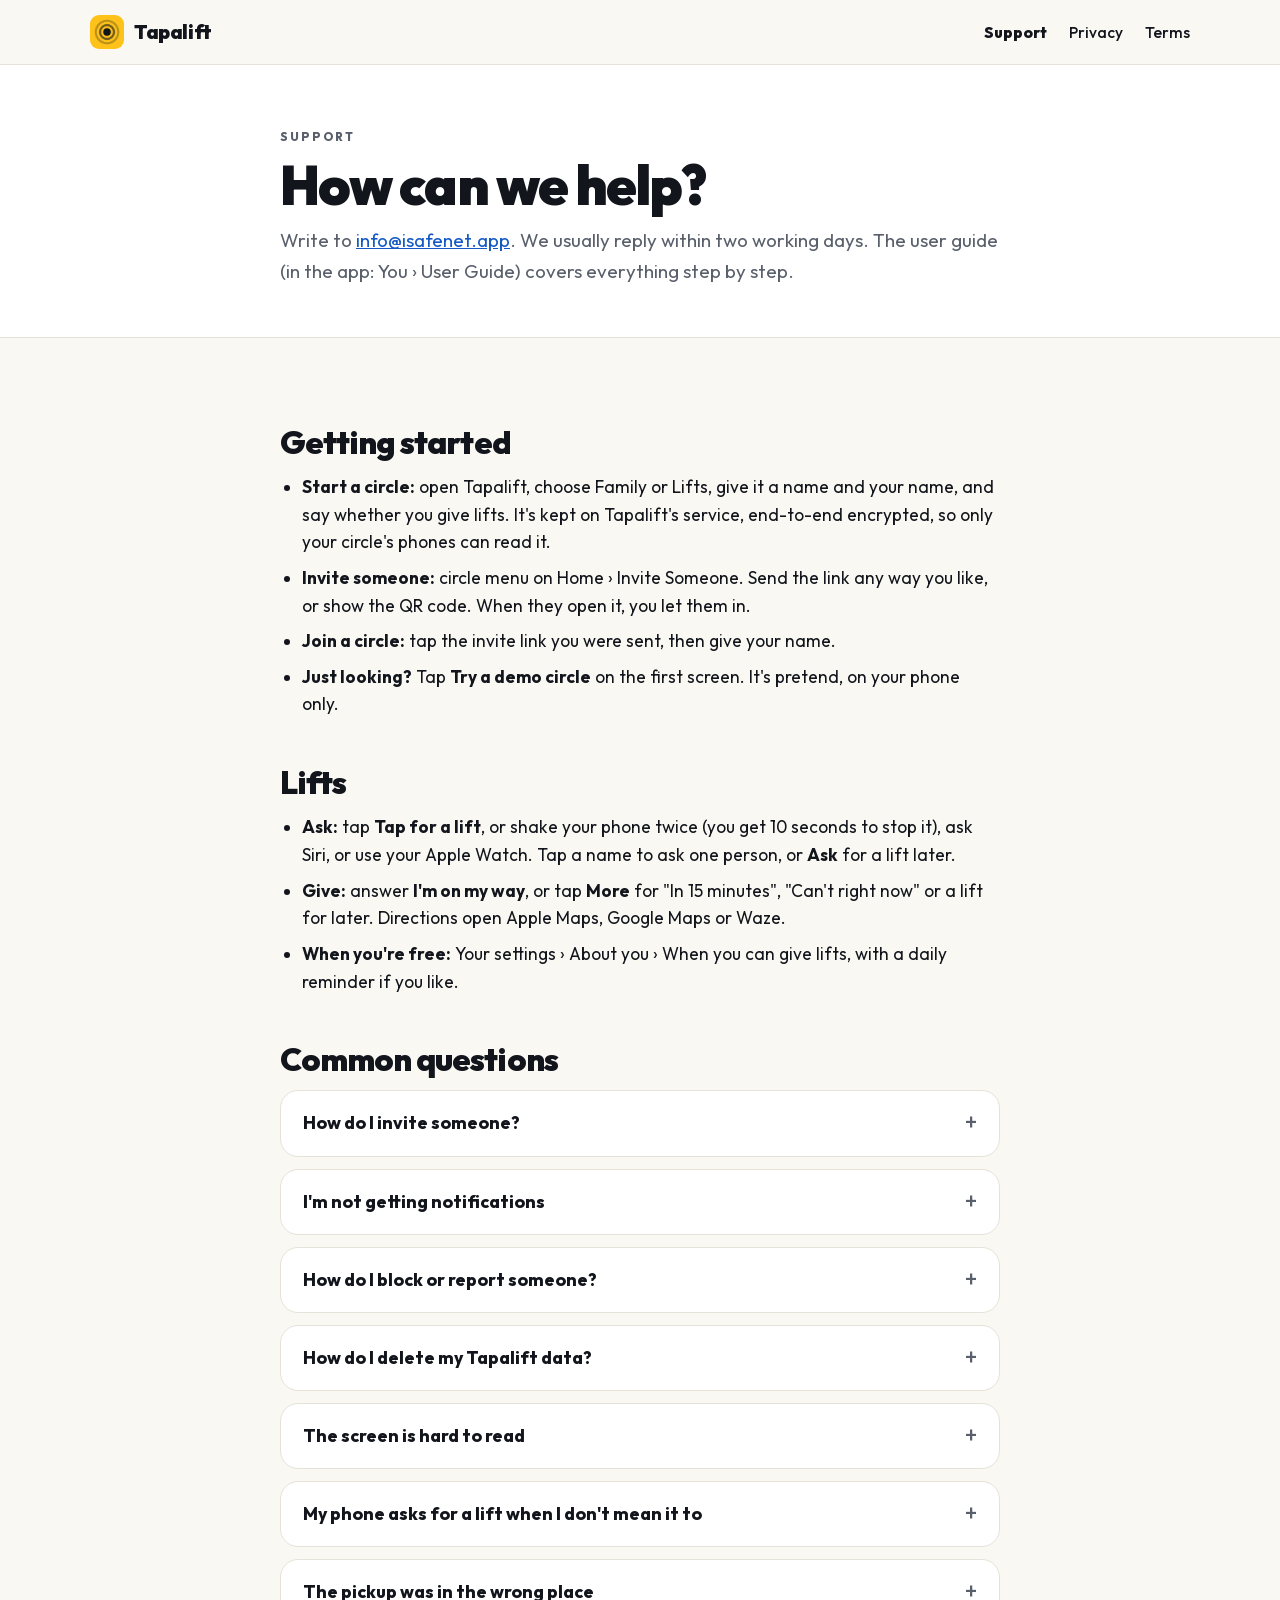
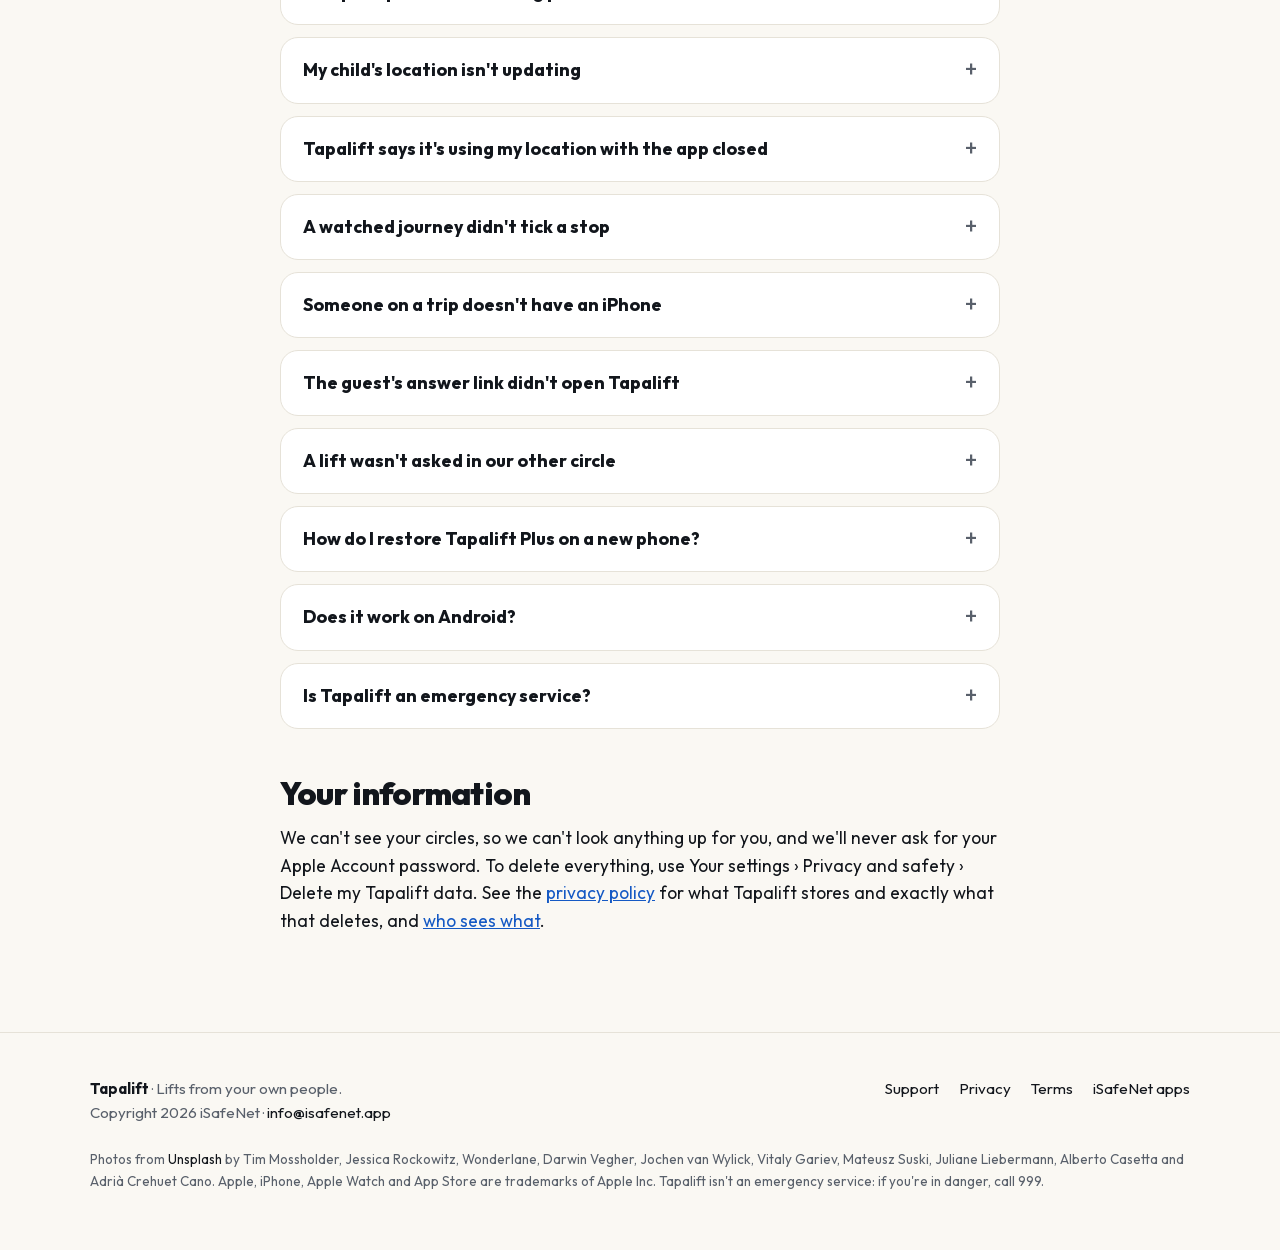
<file: support.html>
<!doctype html>
<html lang="en-GB">
<head>
<meta charset="utf-8">
<meta name="viewport" content="width=device-width,initial-scale=1,viewport-fit=cover">
<title>Tapalift Support: Help with Lifts, Circles, the Family Map and Trips</title>
<meta name="description" content="Help with Tapalift: invites, notifications, location and battery, the family map, watched journeys, planned trips, guest links, blocking, deleting your data and Tapalift Plus. Contact info@isafenet.app.">
<meta name="theme-color" content="#FFC21A">
<link rel="canonical" href="https://tapalift.isafenet.app/support.html">
<link rel="icon" type="image/png" href="images/favicon.png">
<link rel="apple-touch-icon" href="images/apple-touch-icon.png">
<meta name="robots" content="noindex,nofollow">
<meta property="og:type" content="website">
<meta property="og:locale" content="en_GB">
<meta property="og:site_name" content="Tapalift">
<meta property="og:title" content="Tapalift Support: Help with Lifts, Circles, the Family Map and Trips">
<meta property="og:description" content="Help with Tapalift: invites, notifications, location and battery, the family map, watched journeys, planned trips, guest links, blocking, deleting your data and Tapalift Plus. Contact info@isafenet.app.">
<meta property="og:url" content="https://tapalift.isafenet.app/support.html">
<meta property="og:image" content="https://tapalift.isafenet.app/images/og.jpg">
<meta property="og:image:width" content="1200">
<meta property="og:image:height" content="630">
<meta name="twitter:card" content="summary_large_image">
<meta name="twitter:title" content="Tapalift Support: Help with Lifts, Circles, the Family Map and Trips">
<meta name="twitter:description" content="Help with Tapalift: invites, notifications, location and battery, the family map, watched journeys, planned trips, guest links, blocking, deleting your data and Tapalift Plus. Contact info@isafenet.app.">
<meta name="twitter:image" content="https://tapalift.isafenet.app/images/og.jpg">
<meta name="apple-itunes-app" content="app-id=6818621890">
<link rel="preload" href="fonts/outfit-latin.woff2" as="font" type="font/woff2" crossorigin>
<link rel="stylesheet" href="styles.css">
<script type="application/ld+json">{"@context": "https://schema.org", "@type": "WebPage", "name": "Tapalift Support: Help with Lifts, Circles, the Family Map and Trips", "url": "https://tapalift.isafenet.app/support.html", "description": "Help with Tapalift: invites, notifications, location and battery, the family map, watched journeys, planned trips, guest links, blocking, deleting your data and Tapalift Plus. Contact info@isafenet.app.", "inLanguage": "en-GB", "isPartOf": {"@type": "WebSite", "name": "Tapalift", "url": "https://tapalift.isafenet.app/"}, "publisher": {"@type": "Organization", "@id": "https://isafenet.app/#organization", "name": "iSafeNet", "url": "https://isafenet.app/"}, "dateModified": "2026-10-17"}</script>
<script type="application/ld+json">{"@context": "https://schema.org", "@type": "BreadcrumbList", "itemListElement": [{"@type": "ListItem", "position": 1, "name": "Tapalift", "item": "https://tapalift.isafenet.app/"}, {"@type": "ListItem", "position": 2, "name": "Support", "item": "https://tapalift.isafenet.app/support.html"}]}</script>
<script type="application/ld+json">{"@context": "https://schema.org", "@type": "FAQPage", "mainEntity": [{"@type": "Question", "name": "How do I invite someone?", "acceptedAnswer": {"@type": "Answer", "text": "Open the circle menu on Home, then Invite Someone, and choose who it's for. Send the link by Messages or WhatsApp, or if they're with you, show the QR code and they scan it with their camera. Each invite works once, for one person, and stops after a day. When they open it, you let them in with one tap."}}, {"@type": "Question", "name": "I'm not getting notifications", "acceptedAnswer": {"@type": "Answer", "text": "Check Your settings › Notifications in Tapalift, and your Focus modes. Alerts that matter (Help, a late or stopped journey) are Time Sensitive, so allow Time Sensitive notifications for Tapalift."}}, {"@type": "Question", "name": "How do I block or report someone?", "acceptedAnswer": {"@type": "Answer", "text": "Tap them in the circle's people (or use … on a lift with them) and choose Block. They can't ask you for lifts or see where you are, and they aren't told. Unblock in Your settings › Privacy and safety › Blocked people. To report someone, a photo or anything else, use Your settings › Privacy and safety › Report a concern. A report is an email to info@isafenet.app from your own email, so you see everything it sends, and we reply within 24 hours. If someone is in danger now, call the emergency services."}}, {"@type": "Question", "name": "How do I delete my Tapalift data?", "acceptedAnswer": {"@type": "Answer", "text": "Your settings › Privacy and safety › Delete my Tapalift data. It takes you out of every circle, deletes what Tapalift keeps about this phone on our service, then deletes everything Tapalift kept on the phone, as if it were new. If a circle needs you to choose first (say, you're the only parent who can let people into your family), it asks. Under 16, a parent takes your phone out of the family instead."}}, {"@type": "Question", "name": "The screen is hard to read", "acceptedAnswer": {"@type": "Answer", "text": "Turn on Your settings › Look › Easier to see: darker words, clearer edges, solid panels and bigger text, on this phone only. It also comes on by itself with the iPhone's Increase Contrast or Reduce Transparency. Bigger text in the iPhone's Settings works too."}}, {"@type": "Question", "name": "My phone asks for a lift when I don't mean it to", "acceptedAnswer": {"@type": "Answer", "text": "Shaking twice starts a 10-second countdown, so you can stop it. To turn shaking off, go to Your settings › This phone › Shake to ask for a lift."}}, {"@type": "Question", "name": "The pickup was in the wrong place", "acceptedAnswer": {"@type": "Answer", "text": "Location can be off indoors. Move the pin, or search for a place, before you send."}}, {"@type": "Question", "name": "My child's location isn't updating", "acceptedAnswer": {"@type": "Answer", "text": "On your child's phone, check Settings › Tapalift › Location is set to Always with Precise Location on, and that Background App Refresh and Motion &amp; Fitness are on. Low Power Mode and Battery Saver update less often. If their phone has been still for a while, Check now asks it straight away."}}, {"@type": "Question", "name": "Tapalift says it's using my location with the app closed", "acceptedAnswer": {"@type": "Answer", "text": "That's the Family circle, if you're a child in it or a parent who shares. Tapalift uses GPS only while you're moving, and closely only when it matters. Turn on Battery Saver in Your settings, or stop sharing for a while in Your settings › Circles › the circle › Where you are. Outside a Family circle, your location is only used for lifts."}}, {"@type": "Question", "name": "A watched journey didn't tick a stop", "acceptedAnswer": {"@type": "Answer", "text": "A stop needs to be big enough for a phone's reading on a pavement: remove it from the journey and add it again with a bigger Size. \"On the bus\" needs a stop with \"bus\" or \"station\" in its name; anything else says \"in a car\"."}}, {"@type": "Question", "name": "Someone on a trip doesn't have an iPhone", "acceptedAnswer": {"@type": "Answer", "text": "Add them to the trip, then tap Send them a link. They answer in their web browser on any phone, and the answer comes back to you as a text: tap the link in it, or copy the text and tap Paste under People without Tapalift. No smartphone? Tap their name under Answers and answer for them."}}, {"@type": "Question", "name": "The guest's answer link didn't open Tapalift", "acceptedAnswer": {"@type": "Answer", "text": "Open it on the iPhone of whoever sent the invite (a coordinator), with Tapalift installed. If it opens in Safari, tap Open in Tapalift on the page, or copy the text and use Paste on the trip."}}, {"@type": "Question", "name": "A lift wasn't asked in our other circle", "acceptedAnswer": {"@type": "Answer", "text": "Lifts are asked in another circle only for people in both circles, so invite the children to that circle too. It happens when everyone says no, nobody's free, or nobody answers in 10 minutes (an hour before, for a lift later)."}}, {"@type": "Question", "name": "How do I restore Tapalift Plus on a new phone?", "acceptedAnswer": {"@type": "Answer", "text": "Your settings › Tapalift Plus › Restore, signed in with the same Apple Account. To cancel, go to Settings › your name › Subscriptions."}}, {"@type": "Question", "name": "Does it work on Android?", "acceptedAnswer": {"@type": "Answer", "text": "Not yet: asking for and giving lifts needs an iPhone. Anyone can answer a planned trip from a link, on any phone."}}, {"@type": "Question", "name": "Is Tapalift an emergency service?", "acceptedAnswer": {"@type": "Answer", "text": "No. Help alerts your family. If you're in danger, call 999 (or your local emergency number)."}}]}</script>
</head>
<body>
<a class="skip" href="#main">Skip to the content</a>
<header class="top"><div class="wrap">
<a class="brand" href="./"><img width="192" height="192" src="images/icon-192.png" alt="">Tapalift</a>
<nav aria-label="Main"><a href="support.html" aria-current="page">Support</a><a href="privacy.html">Privacy</a><a href="terms.html">Terms</a></nav>
</div></header>
<main id="main">
<div class="doc-head"><div class="narrow">
  <span class="label">Support</span>
  <h1>How can we help?</h1>
  <p class="lede">Write to <a href="mailto:info@isafenet.app">info@isafenet.app</a>. We usually reply within two working days. The user guide (in the app: You › User Guide) covers everything step by step.</p>
</div></div>

<div class="doc"><div class="narrow">
  <h2 id="start">Getting started</h2>
  <ul>
    <li><b>Start a circle:</b> open Tapalift, choose Family or Lifts, give it a name and your name, and say whether you give lifts. It's kept on Tapalift's service, end-to-end encrypted, so only your circle's phones can read it.</li>
    <li><b>Invite someone:</b> circle menu on Home › Invite Someone. Send the link any way you like, or show the QR code. When they open it, you let them in.</li>
    <li><b>Join a circle:</b> tap the invite link you were sent, then give your name.</li>
    <li><b>Just looking?</b> Tap <b>Try a demo circle</b> on the first screen. It's pretend, on your phone only.</li>
  </ul>

  <h2 id="lifts">Lifts</h2>
  <ul>
    <li><b>Ask:</b> tap <b>Tap for a lift</b>, or shake your phone twice (you get 10 seconds to stop it), ask Siri, or use your Apple Watch. Tap a name to ask one person, or <b>Ask</b> for a lift later.</li>
    <li><b>Give:</b> answer <b>I'm on my way</b>, or tap <b>More</b> for "In 15 minutes", "Can't right now" or a lift for later. Directions open Apple Maps, Google Maps or Waze.</li>
    <li><b>When you're free:</b> Your settings › About you › When you can give lifts, with a daily reminder if you like.</li>
  </ul>

  <h2 id="questions">Common questions</h2>
  <div class="faq">
<details><summary>How do I invite someone?</summary><p>Open the circle menu on Home, then Invite Someone, and choose who it's for. Send the link by Messages or WhatsApp, or if they're with you, show the QR code and they scan it with their camera. Each invite works once, for one person, and stops after a day. When they open it, you let them in with one tap.</p></details>
<details><summary>I'm not getting notifications</summary><p>Check Your settings › Notifications in Tapalift, and your Focus modes. Alerts that matter (Help, a late or stopped journey) are Time Sensitive, so allow Time Sensitive notifications for Tapalift.</p></details>
<details><summary>How do I block or report someone?</summary><p>Tap them in the circle's people (or use … on a lift with them) and choose Block. They can't ask you for lifts or see where you are, and they aren't told. Unblock in Your settings › Privacy and safety › Blocked people. To report someone, a photo or anything else, use Your settings › Privacy and safety › Report a concern. A report is an email to info@isafenet.app from your own email, so you see everything it sends, and we reply within 24 hours. If someone is in danger now, call the emergency services.</p></details>
<details><summary>How do I delete my Tapalift data?</summary><p>Your settings › Privacy and safety › Delete my Tapalift data. It takes you out of every circle, deletes what Tapalift keeps about this phone on our service, then deletes everything Tapalift kept on the phone, as if it were new. If a circle needs you to choose first (say, you're the only parent who can let people into your family), it asks. Under 16, a parent takes your phone out of the family instead.</p></details>
<details><summary>The screen is hard to read</summary><p>Turn on Your settings › Look › Easier to see: darker words, clearer edges, solid panels and bigger text, on this phone only. It also comes on by itself with the iPhone's Increase Contrast or Reduce Transparency. Bigger text in the iPhone's Settings works too.</p></details>
<details><summary>My phone asks for a lift when I don't mean it to</summary><p>Shaking twice starts a 10-second countdown, so you can stop it. To turn shaking off, go to Your settings › This phone › Shake to ask for a lift.</p></details>
<details><summary>The pickup was in the wrong place</summary><p>Location can be off indoors. Move the pin, or search for a place, before you send.</p></details>
<details><summary>My child's location isn't updating</summary><p>On your child's phone, check Settings › Tapalift › Location is set to Always with Precise Location on, and that Background App Refresh and Motion &amp; Fitness are on. Low Power Mode and Battery Saver update less often. If their phone has been still for a while, Check now asks it straight away.</p></details>
<details><summary>Tapalift says it's using my location with the app closed</summary><p>That's the Family circle, if you're a child in it or a parent who shares. Tapalift uses GPS only while you're moving, and closely only when it matters. Turn on Battery Saver in Your settings, or stop sharing for a while in Your settings › Circles › the circle › Where you are. Outside a Family circle, your location is only used for lifts.</p></details>
<details><summary>A watched journey didn't tick a stop</summary><p>A stop needs to be big enough for a phone's reading on a pavement: remove it from the journey and add it again with a bigger Size. "On the bus" needs a stop with "bus" or "station" in its name; anything else says "in a car".</p></details>
<details><summary>Someone on a trip doesn't have an iPhone</summary><p>Add them to the trip, then tap Send them a link. They answer in their web browser on any phone, and the answer comes back to you as a text: tap the link in it, or copy the text and tap Paste under People without Tapalift. No smartphone? Tap their name under Answers and answer for them.</p></details>
<details><summary>The guest's answer link didn't open Tapalift</summary><p>Open it on the iPhone of whoever sent the invite (a coordinator), with Tapalift installed. If it opens in Safari, tap Open in Tapalift on the page, or copy the text and use Paste on the trip.</p></details>
<details><summary>A lift wasn't asked in our other circle</summary><p>Lifts are asked in another circle only for people in both circles, so invite the children to that circle too. It happens when everyone says no, nobody's free, or nobody answers in 10 minutes (an hour before, for a lift later).</p></details>
<details><summary>How do I restore Tapalift Plus on a new phone?</summary><p>Your settings › Tapalift Plus › Restore, signed in with the same Apple Account. To cancel, go to Settings › your name › Subscriptions.</p></details>
<details><summary>Does it work on Android?</summary><p>Not yet: asking for and giving lifts needs an iPhone. Anyone can answer a planned trip from a link, on any phone.</p></details>
<details><summary>Is Tapalift an emergency service?</summary><p>No. Help alerts your family. If you're in danger, call 999 (or your local emergency number).</p></details>
</div>

  <h2 id="data">Your information</h2>
  <p>We can't see your circles, so we can't look anything up for you, and we'll never ask for your Apple Account password. To delete everything, use Your settings › Privacy and safety › Delete my Tapalift data. See the <a href="privacy.html">privacy policy</a> for what Tapalift stores and exactly what that deletes, and <a href="who-sees-what.html">who sees what</a>.</p>
</div></div>
</main>
<footer><div class="wrap">
<div><strong style="color:var(--text)">Tapalift</strong> · Lifts from your own people.<br>Copyright 2026 iSafeNet · <a href="mailto:info@isafenet.app">info@isafenet.app</a></div>
<nav aria-label="Footer">

<a href="support.html">Support</a><a href="privacy.html">Privacy</a><a href="terms.html">Terms</a><a href="https://isafenet.app/">iSafeNet apps</a>
</nav>
<p class="photos-credit">Photos from <a href="https://unsplash.com/">Unsplash</a> by Tim Mossholder, Jessica Rockowitz, Wonderlane, Darwin Vegher, Jochen van Wylick, Vitaly Gariev, Mateusz Suski, Juliane Liebermann, Alberto Casetta and Adrià Crehuet Cano. Apple, iPhone, Apple Watch and App Store are trademarks of Apple Inc. Tapalift isn't an emergency service: if you're in danger, call 999.</p>
</div></footer>
</body>
</html>
</file>
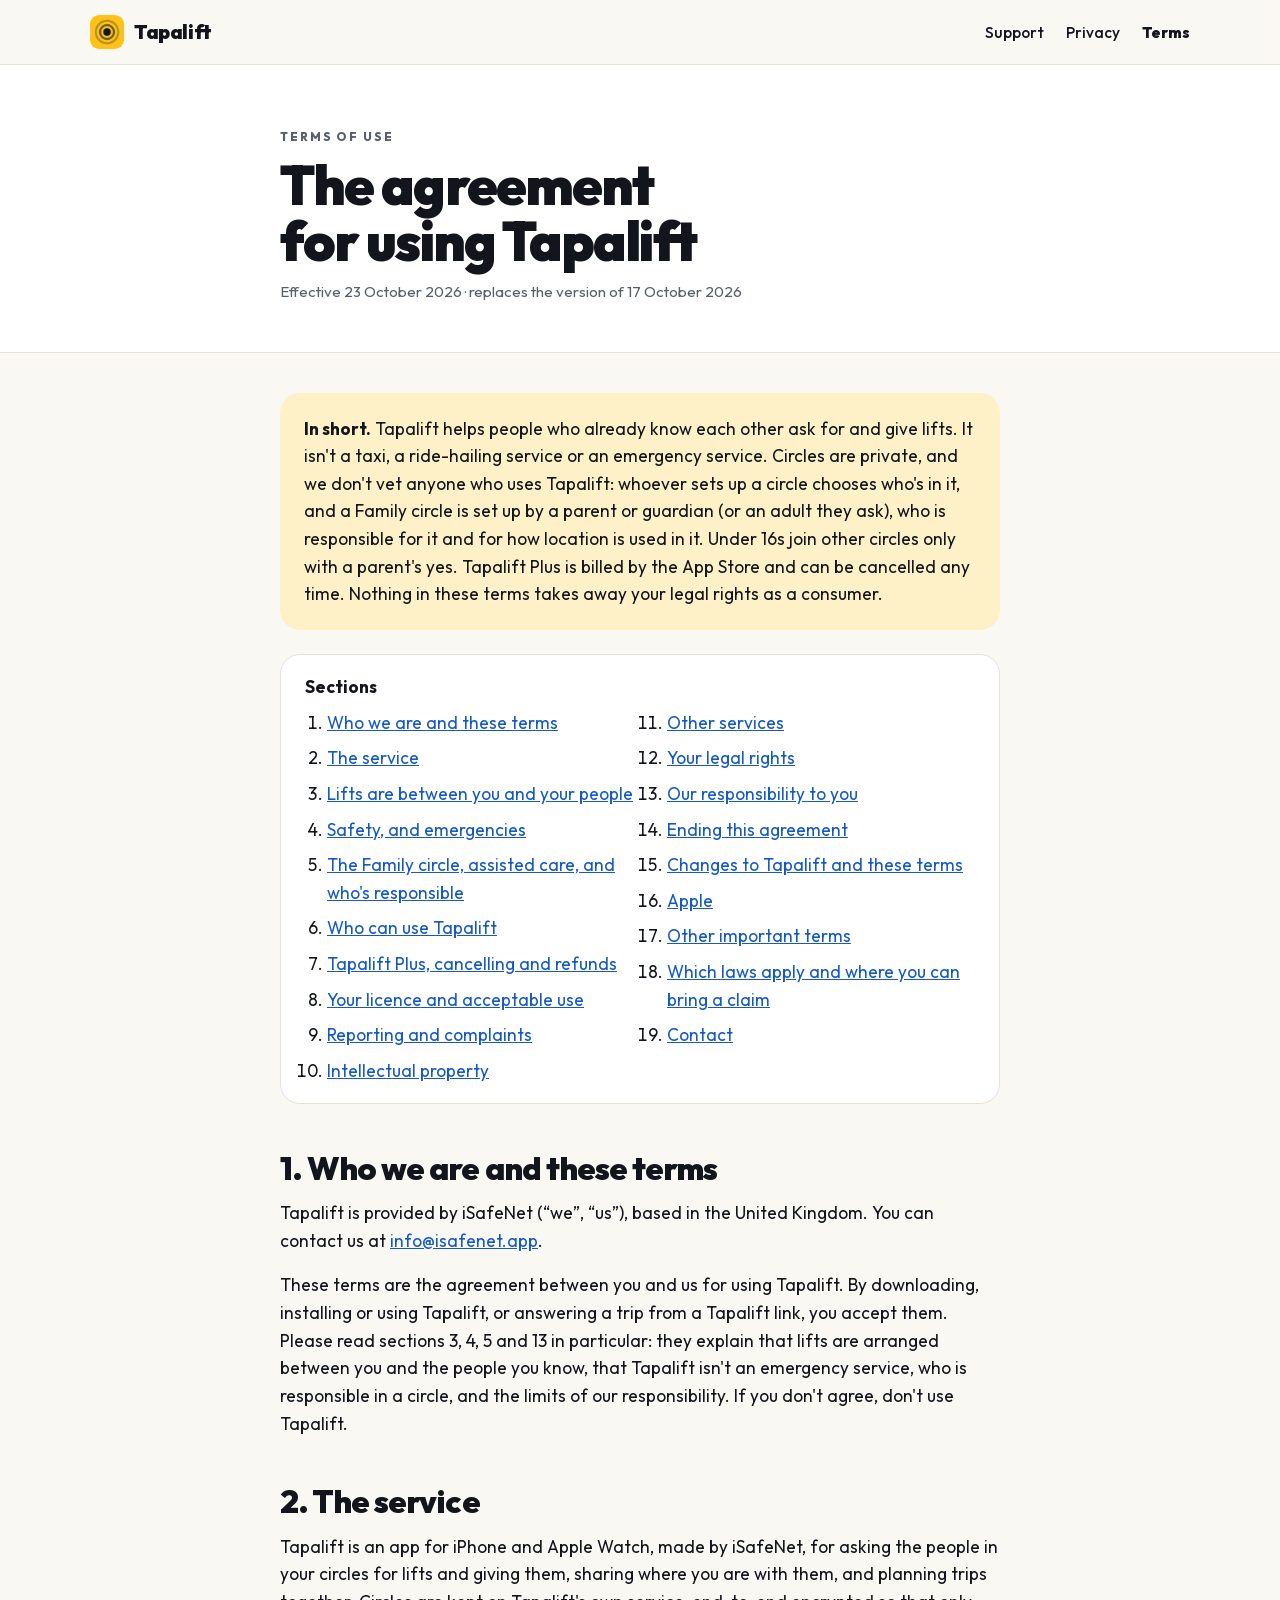
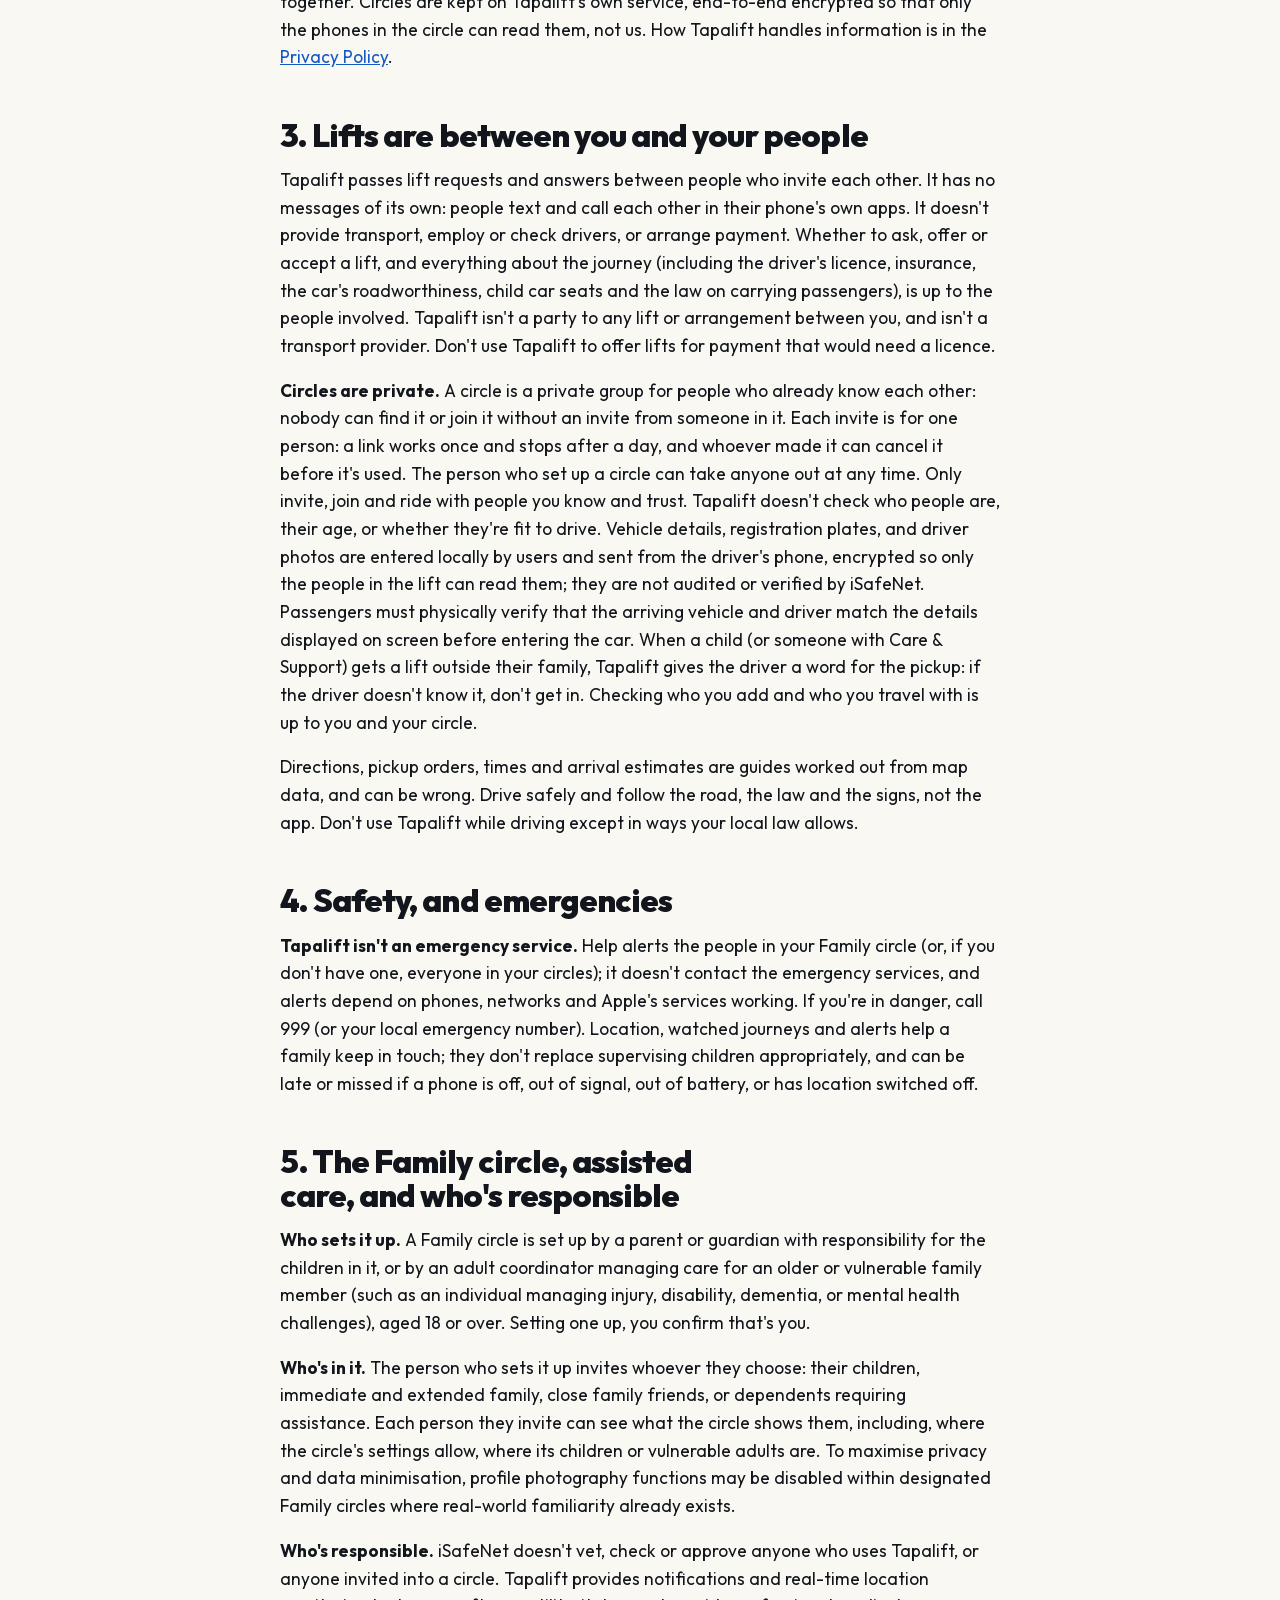
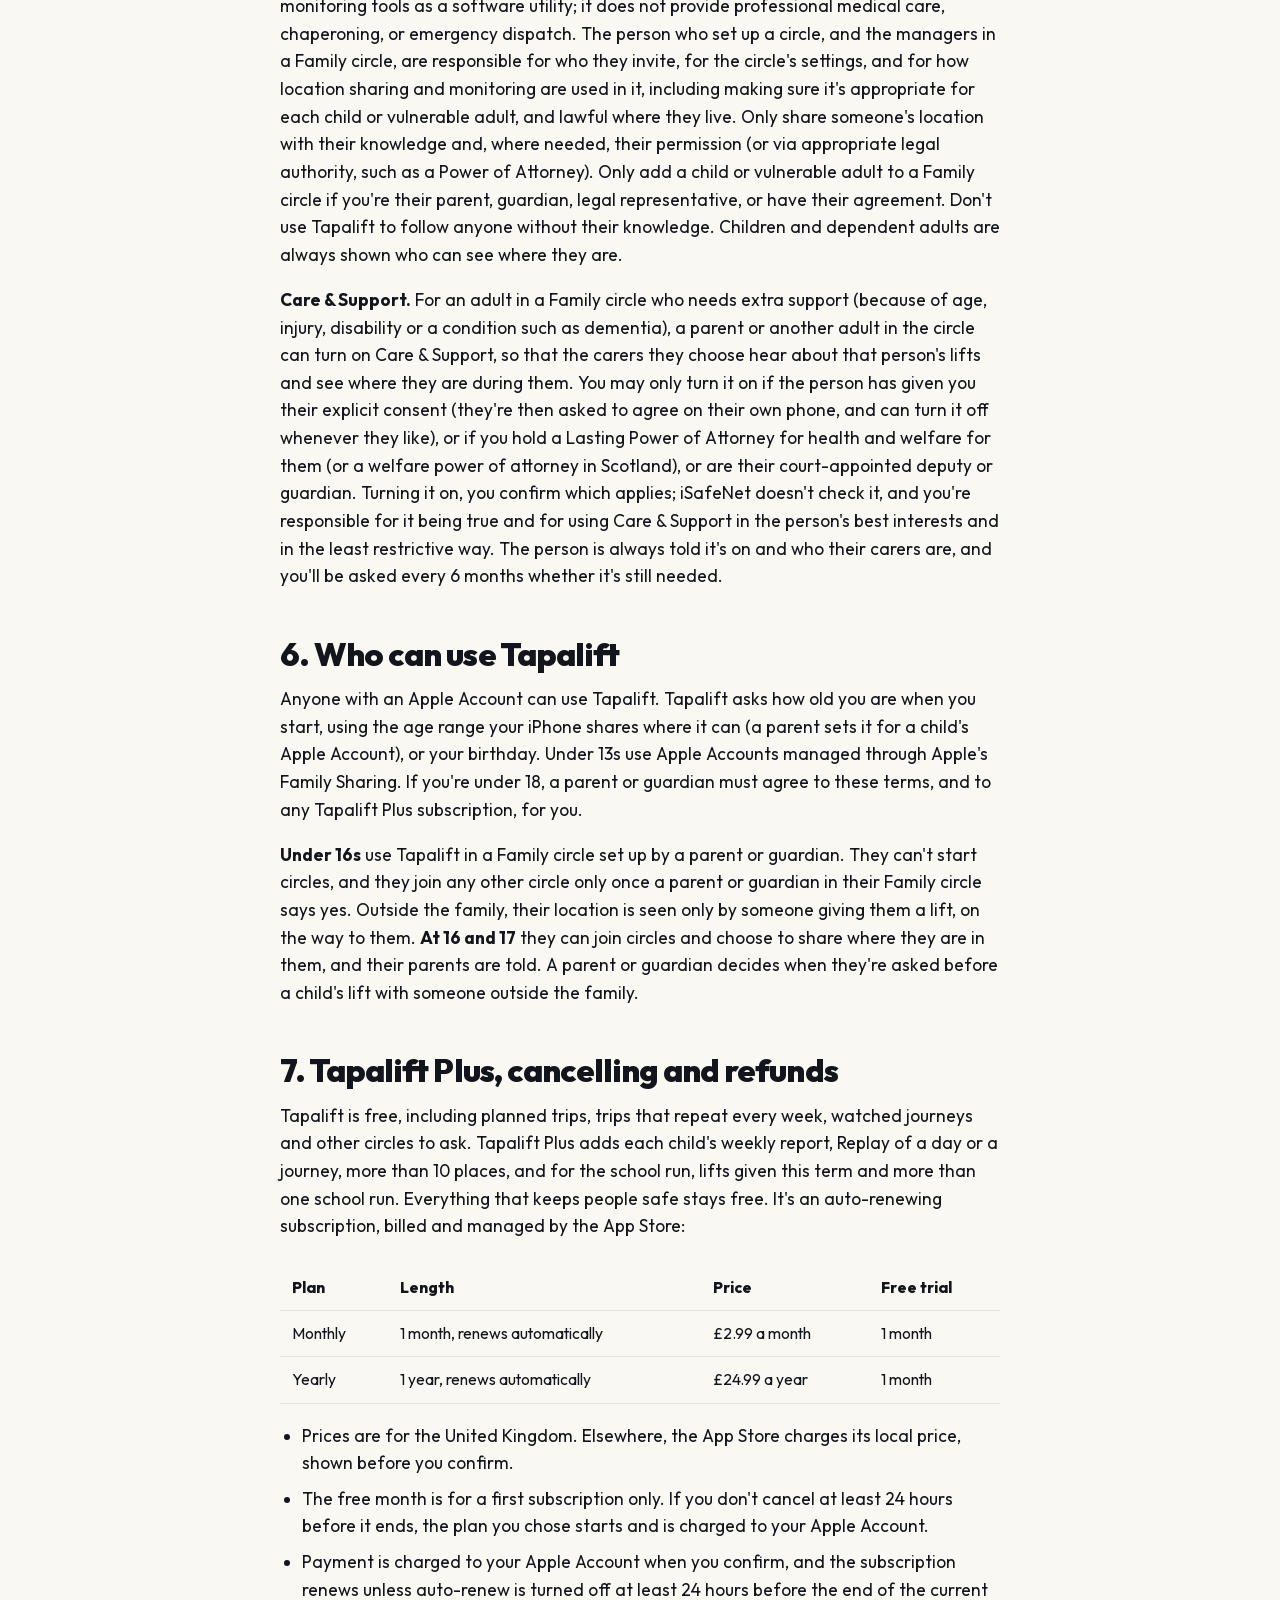
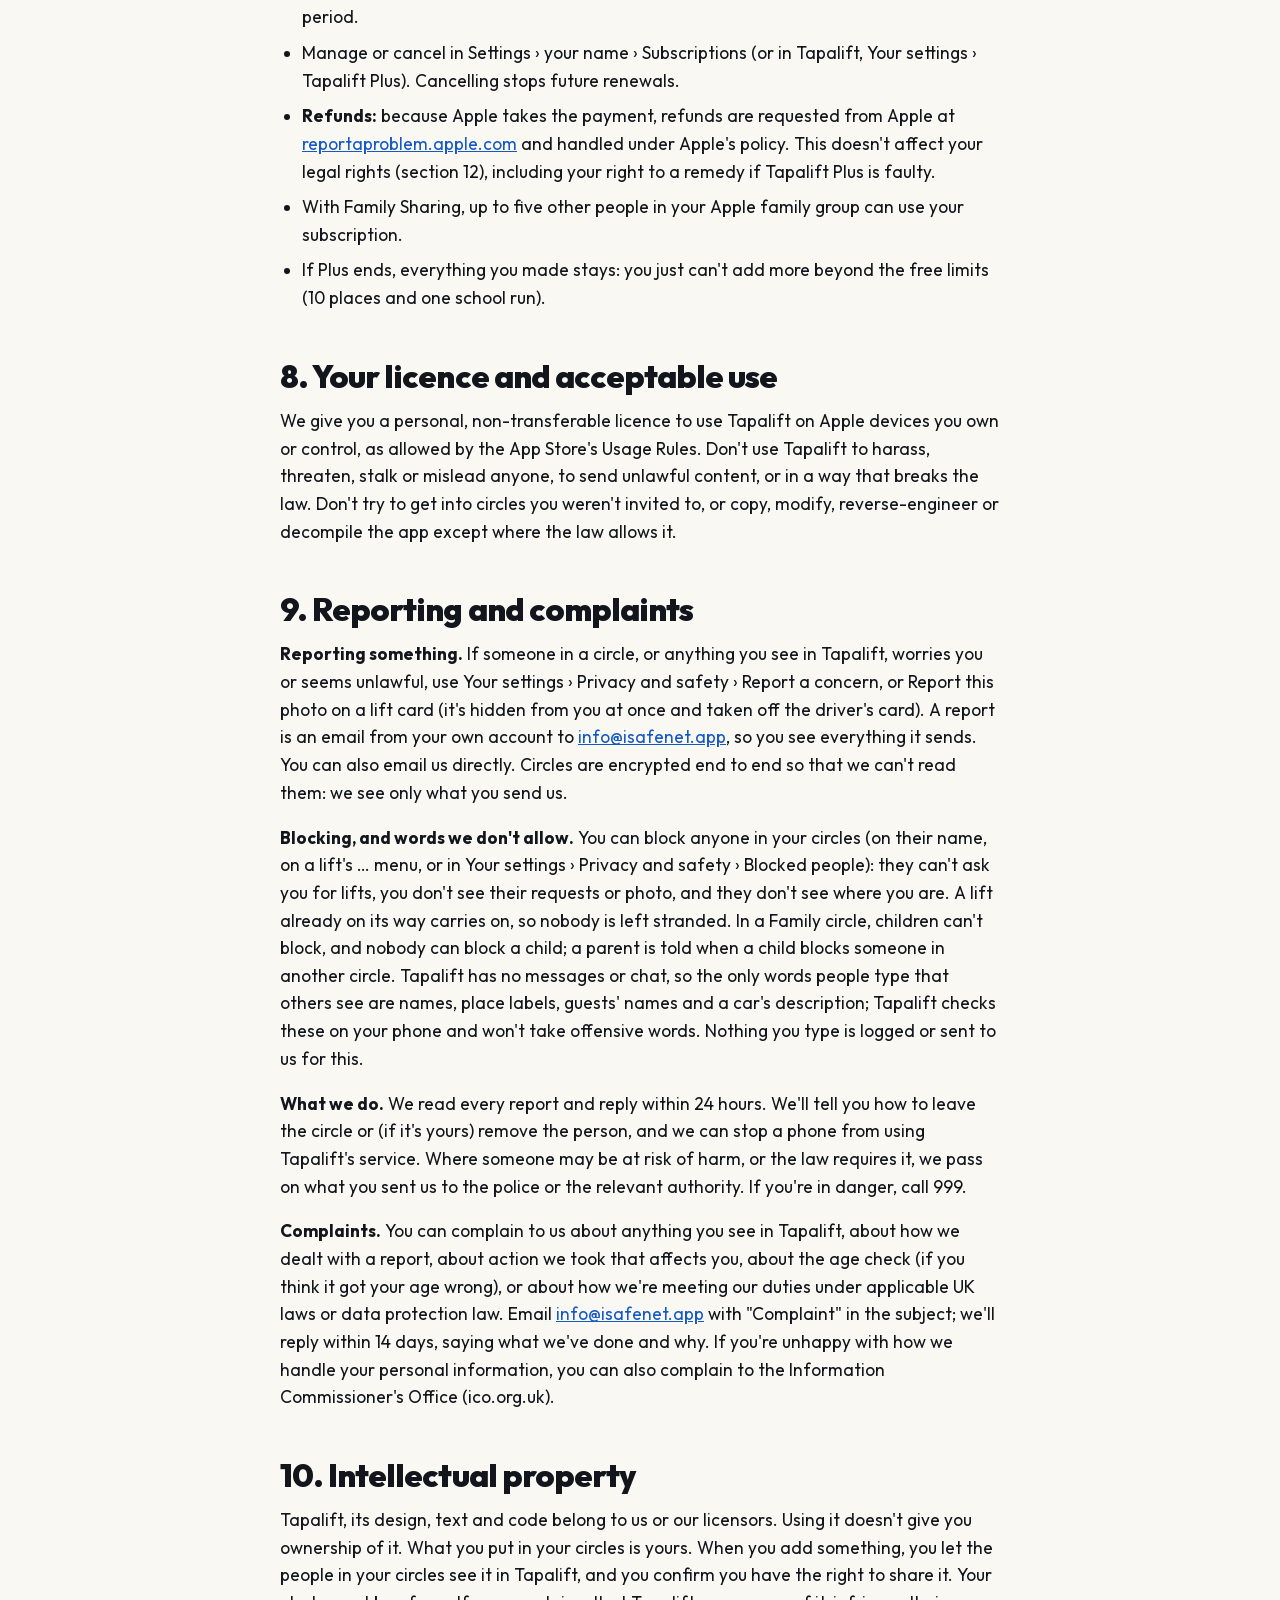
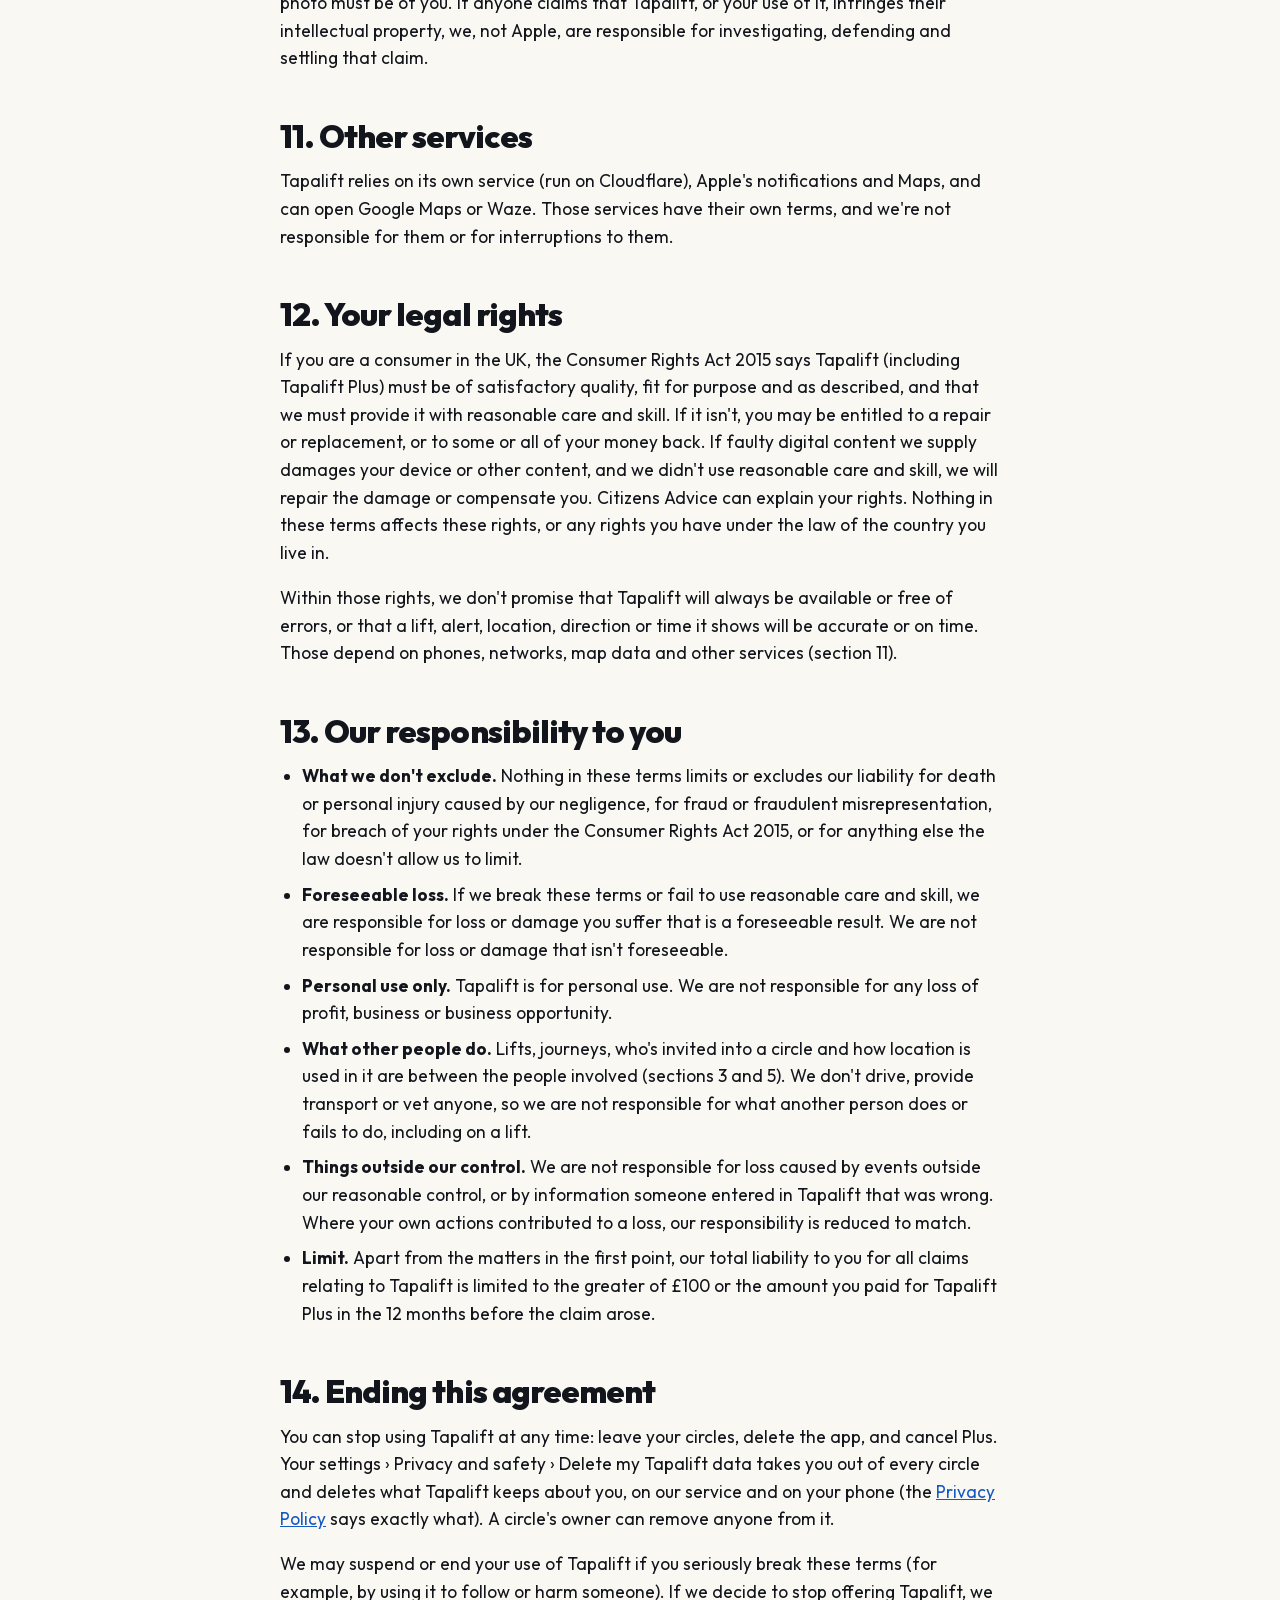
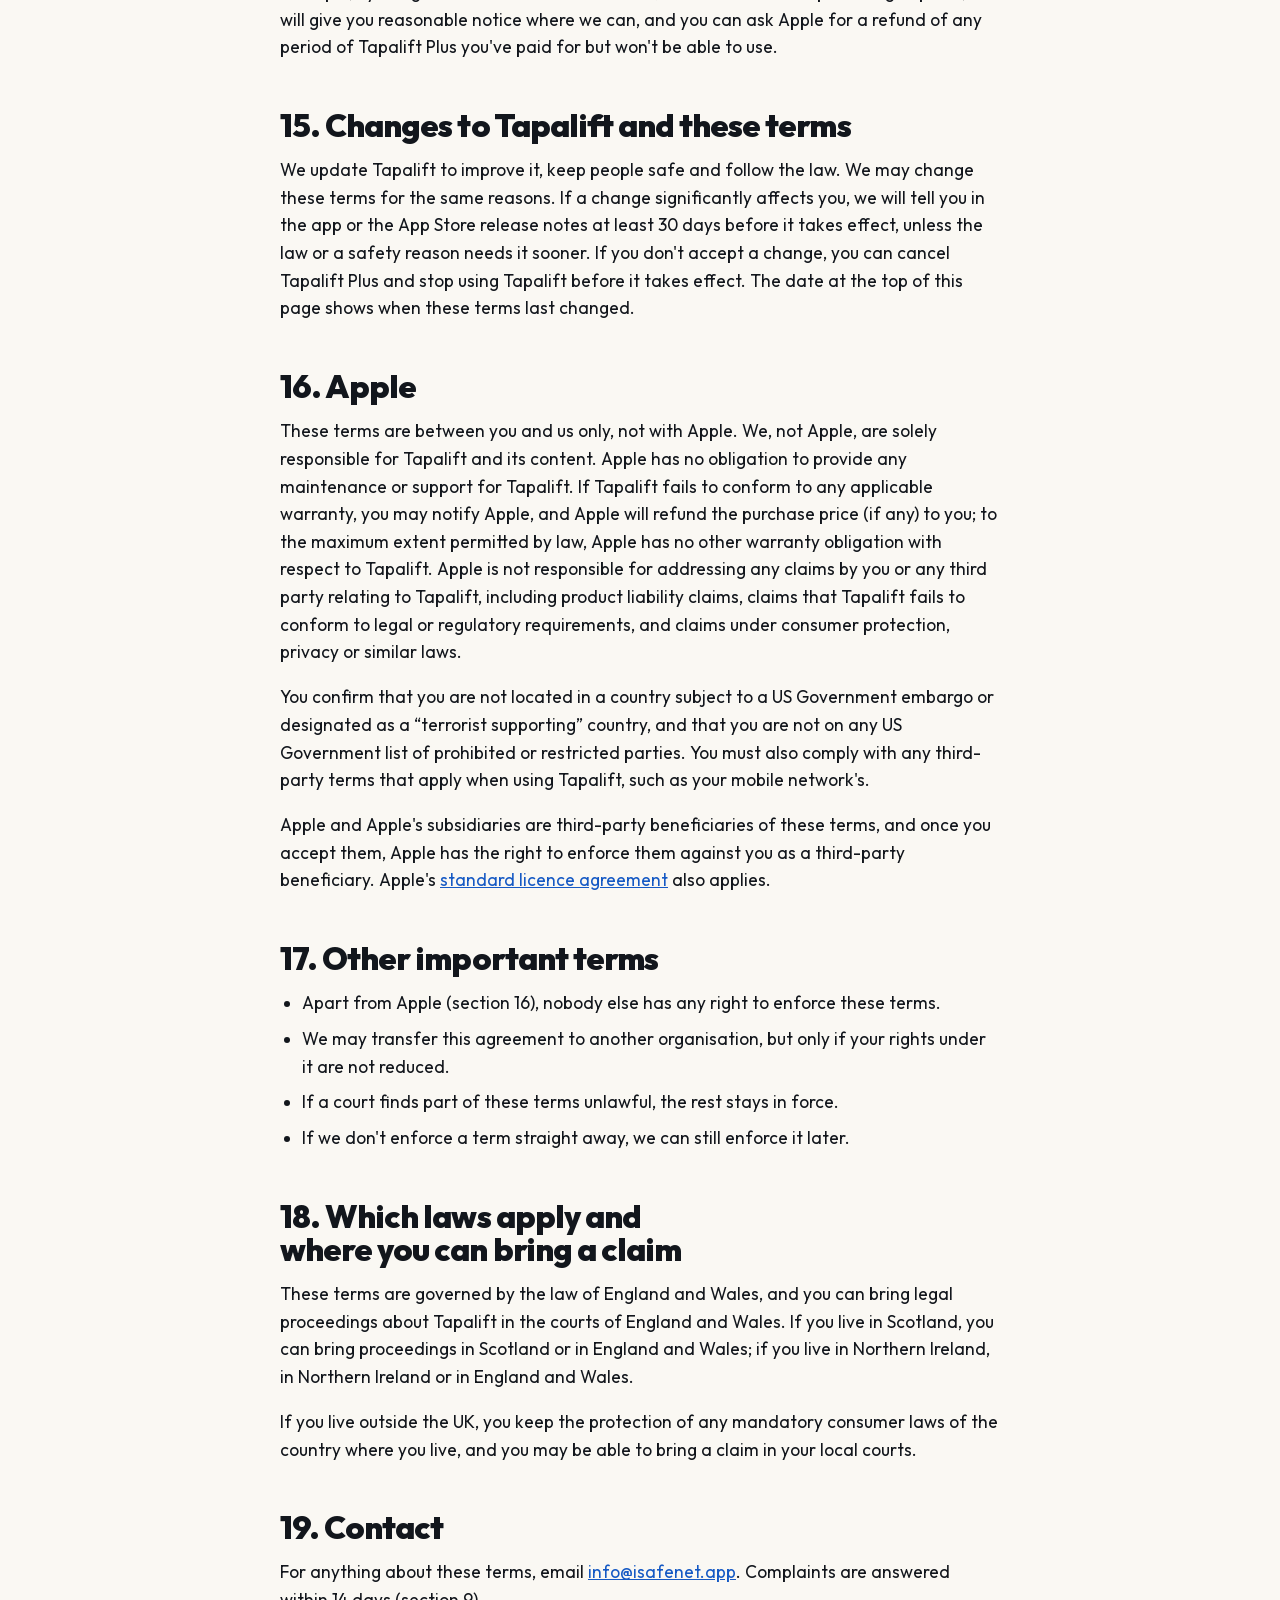
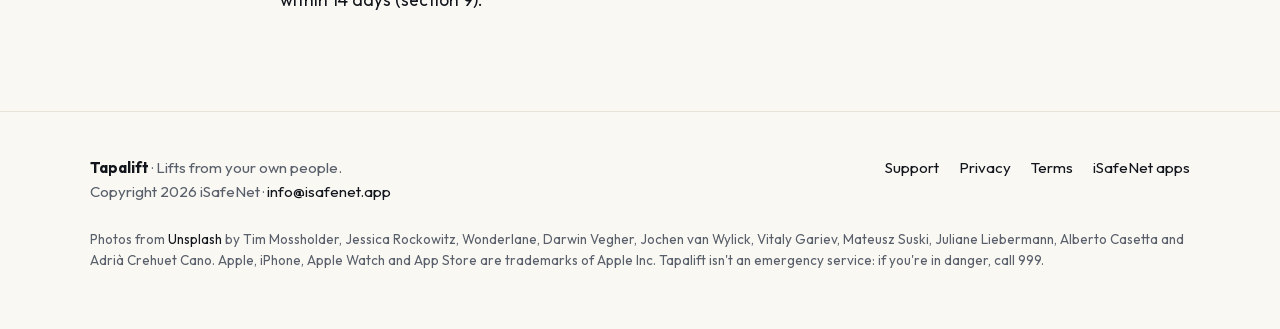
<file: terms.html>
<!doctype html>
<html lang="en-GB">
<head>
<meta charset="utf-8">
<meta name="viewport" content="width=device-width,initial-scale=1,viewport-fit=cover">
<title>Tapalift Terms of Use: Lifts, Safety and Tapalift Plus</title>
<meta name="description" content="The terms for using Tapalift: lifts between people who know each other, not a taxi or emergency service, and Tapalift Plus subscriptions billed by the App Store.">
<meta name="theme-color" content="#FFC21A">
<link rel="canonical" href="https://tapalift.isafenet.app/terms.html">
<link rel="icon" type="image/png" href="images/favicon.png">
<link rel="apple-touch-icon" href="images/apple-touch-icon.png">
<meta name="robots" content="noindex,nofollow">
<meta property="og:type" content="website">
<meta property="og:locale" content="en_GB">
<meta property="og:site_name" content="Tapalift">
<meta property="og:title" content="Tapalift Terms of Use: Lifts, Safety and Tapalift Plus">
<meta property="og:description" content="The terms for using Tapalift: lifts between people who know each other, not a taxi or emergency service, and Tapalift Plus subscriptions billed by the App Store.">
<meta property="og:url" content="https://tapalift.isafenet.app/terms.html">
<meta property="og:image" content="https://tapalift.isafenet.app/images/og.jpg">
<meta property="og:image:width" content="1200">
<meta property="og:image:height" content="630">
<meta name="twitter:card" content="summary_large_image">
<meta name="twitter:title" content="Tapalift Terms of Use: Lifts, Safety and Tapalift Plus">
<meta name="twitter:description" content="The terms for using Tapalift: lifts between people who know each other, not a taxi or emergency service, and Tapalift Plus subscriptions billed by the App Store.">
<meta name="twitter:image" content="https://tapalift.isafenet.app/images/og.jpg">
<meta name="apple-itunes-app" content="app-id=6818621890">
<link rel="preload" href="fonts/outfit-latin.woff2" as="font" type="font/woff2" crossorigin>
<link rel="stylesheet" href="styles.css">
<script type="application/ld+json">{"@context": "https://schema.org", "@type": "WebPage", "name": "Tapalift Terms of Use: Lifts, Safety and Tapalift Plus", "url": "https://tapalift.isafenet.app/terms.html", "description": "The terms for using Tapalift: lifts between people who know each other, not a taxi or emergency service, and Tapalift Plus subscriptions billed by the App Store.", "inLanguage": "en-GB", "isPartOf": {"@type": "WebSite", "name": "Tapalift", "url": "https://tapalift.isafenet.app/"}, "publisher": {"@type": "Organization", "@id": "https://isafenet.app/#organization", "name": "iSafeNet", "url": "https://isafenet.app/"}, "dateModified": "2026-10-23"}</script>
<script type="application/ld+json">{"@context": "https://schema.org", "@type": "BreadcrumbList", "itemListElement": [{"@type": "ListItem", "position": 1, "name": "Tapalift", "item": "https://tapalift.isafenet.app/"}, {"@type": "ListItem", "position": 2, "name": "Terms of use", "item": "https://tapalift.isafenet.app/terms.html"}]}</script>
</head>
<body>
<a class="skip" href="#main">Skip to the content</a>
<header class="top"><div class="wrap">
<a class="brand" href="./"><img width="192" height="192" src="images/icon-192.png" alt="">Tapalift</a>
<nav aria-label="Main"><a href="support.html">Support</a><a href="privacy.html">Privacy</a><a href="terms.html" aria-current="page">Terms</a></nav>
</div></header>
<main id="main">
<div class="doc-head"><div class="narrow">
  <span class="label">Terms of use</span>
  <h1>The agreement for using Tapalift</h1>
  <p class="updated">Effective 23 October 2026 · replaces the version of 17 October 2026</p>
</div></div>

<div class="doc"><div class="narrow">
  <div class="short">
    <p><b>In short.</b> Tapalift helps people who already know each other ask for and give lifts. It isn't a taxi, a ride-hailing service or an emergency service. Circles are private, and we don't vet anyone who uses Tapalift: whoever sets up a circle chooses who's in it, and a Family circle is set up by a parent or guardian (or an adult they ask), who is responsible for it and for how location is used in it. Under 16s join other circles only with a parent's yes. Tapalift Plus is billed by the App Store and can be cancelled any time. Nothing in these terms takes away your legal rights as a consumer.</p>
  </div>

  <nav class="toc" aria-label="On this page"><b>Sections</b>
    <ol>
      <li><a href="#acceptance">Who we are and these terms</a></li>
      <li><a href="#service">The service</a></li>
      <li><a href="#lifts">Lifts are between you and your people</a></li>
      <li><a href="#safety">Safety, and emergencies</a></li>
      <li><a href="#family">The Family circle, assisted care, and who's responsible</a></li>
      <li><a href="#eligibility">Who can use Tapalift</a></li>
      <li><a href="#subscriptions">Tapalift Plus, cancelling and refunds</a></li>
      <li><a href="#use">Your licence and acceptable use</a></li>
      <li><a href="#reporting">Reporting and complaints</a></li>
      <li><a href="#ip">Intellectual property</a></li>
      <li><a href="#third">Other services</a></li>
      <li><a href="#rights">Your legal rights</a></li>
      <li><a href="#liability">Our responsibility to you</a></li>
      <li><a href="#termination">Ending this agreement</a></li>
      <li><a href="#changes">Changes to Tapalift and these terms</a></li>
      <li><a href="#apple">Apple</a></li>
      <li><a href="#other">Other important terms</a></li>
      <li><a href="#law">Which laws apply and where you can bring a claim</a></li>
      <li><a href="#contact">Contact</a></li>
    </ol>
  </nav>

  <h2 id="acceptance">1. Who we are and these terms</h2>
  <p>Tapalift is provided by iSafeNet (“we”, “us”), based in the United Kingdom. You can contact us at <a href="mailto:info@isafenet.app">info@isafenet.app</a>.</p>
  <p>These terms are the agreement between you and us for using Tapalift. By downloading, installing or using Tapalift, or answering a trip from a Tapalift link, you accept them. Please read sections 3, 4, 5 and 13 in particular: they explain that lifts are arranged between you and the people you know, that Tapalift isn't an emergency service, who is responsible in a circle, and the limits of our responsibility. If you don't agree, don't use Tapalift.</p>

  <h2 id="service">2. The service</h2>
  <p>Tapalift is an app for iPhone and Apple Watch, made by iSafeNet, for asking the people in your circles for lifts and giving them, sharing where you are with them, and planning trips together. Circles are kept on Tapalift's own service, end-to-end encrypted so that only the phones in the circle can read them, not us. How Tapalift handles information is in the <a href="privacy.html">Privacy Policy</a>.</p>

  <h2 id="lifts">3. Lifts are between you and your people</h2>
  <p>Tapalift passes lift requests and answers between people who invite each other. It has no messages of its own: people text and call each other in their phone's own apps. It doesn't provide transport, employ or check drivers, or arrange payment. Whether to ask, offer or accept a lift, and everything about the journey (including the driver's licence, insurance, the car's roadworthiness, child car seats and the law on carrying passengers), is up to the people involved. Tapalift isn't a party to any lift or arrangement between you, and isn't a transport provider. Don't use Tapalift to offer lifts for payment that would need a licence.</p>
  <p id="circles"><b>Circles are private.</b> A circle is a private group for people who already know each other: nobody can find it or join it without an invite from someone in it. Each invite is for one person: a link works once and stops after a day, and whoever made it can cancel it before it's used. The person who set up a circle can take anyone out at any time. Only invite, join and ride with people you know and trust. Tapalift doesn't check who people are, their age, or whether they're fit to drive. Vehicle details, registration plates, and driver photos are entered locally by users and sent from the driver's phone, encrypted so only the people in the lift can read them; they are not audited or verified by iSafeNet. Passengers must physically verify that the arriving vehicle and driver match the details displayed on screen before entering the car. When a child (or someone with Care &amp; Support) gets a lift outside their family, Tapalift gives the driver a word for the pickup: if the driver doesn't know it, don't get in. Checking who you add and who you travel with is up to you and your circle.</p>
  <p>Directions, pickup orders, times and arrival estimates are guides worked out from map data, and can be wrong. Drive safely and follow the road, the law and the signs, not the app. Don't use Tapalift while driving except in ways your local law allows.</p>

  <h2 id="safety">4. Safety, and emergencies</h2>
  <p><b>Tapalift isn't an emergency service.</b> Help alerts the people in your Family circle (or, if you don't have one, everyone in your circles); it doesn't contact the emergency services, and alerts depend on phones, networks and Apple's services working. If you're in danger, call 999 (or your local emergency number). Location, watched journeys and alerts help a family keep in touch; they don't replace supervising children appropriately, and can be late or missed if a phone is off, out of signal, out of battery, or has location switched off.</p>

  <h2 id="family"><span id="location"></span>5. The Family circle, assisted care, and who's responsible</h2>
  <p><b>Who sets it up.</b> A Family circle is set up by a parent or guardian with responsibility for the children in it, or by an adult coordinator managing care for an older or vulnerable family member (such as an individual managing injury, disability, dementia, or mental health challenges), aged 18 or over. Setting one up, you confirm that's you.</p>
  <p><b>Who's in it.</b> The person who sets it up invites whoever they choose: their children, immediate and extended family, close family friends, or dependents requiring assistance. Each person they invite can see what the circle shows them, including, where the circle's settings allow, where its children or vulnerable adults are. To maximise privacy and data minimisation, profile photography functions may be disabled within designated Family circles where real-world familiarity already exists.</p>
  <p><b>Who's responsible.</b> iSafeNet doesn't vet, check or approve anyone who uses Tapalift, or anyone invited into a circle. Tapalift provides notifications and real-time location monitoring tools as a software utility; it does not provide professional medical care, chaperoning, or emergency dispatch. The person who set up a circle, and the managers in a Family circle, are responsible for who they invite, for the circle's settings, and for how location sharing and monitoring are used in it, including making sure it's appropriate for each child or vulnerable adult, and lawful where they live. Only share someone's location with their knowledge and, where needed, their permission (or via appropriate legal authority, such as a Power of Attorney). Only add a child or vulnerable adult to a Family circle if you're their parent, guardian, legal representative, or have their agreement. Don't use Tapalift to follow anyone without their knowledge. Children and dependent adults are always shown who can see where they are.</p>
  <p id="care"><b>Care &amp; Support.</b> For an adult in a Family circle who needs extra support (because of age, injury, disability or a condition such as dementia), a parent or another adult in the circle can turn on Care &amp; Support, so that the carers they choose hear about that person's lifts and see where they are during them. You may only turn it on if the person has given you their explicit consent (they're then asked to agree on their own phone, and can turn it off whenever they like), or if you hold a Lasting Power of Attorney for health and welfare for them (or a welfare power of attorney in Scotland), or are their court-appointed deputy or guardian. Turning it on, you confirm which applies; iSafeNet doesn't check it, and you're responsible for it being true and for using Care &amp; Support in the person's best interests and in the least restrictive way. The person is always told it's on and who their carers are, and you'll be asked every 6 months whether it's still needed.</p>

  <h2 id="eligibility">6. Who can use Tapalift</h2>
  <p>Anyone with an Apple Account can use Tapalift. Tapalift asks how old you are when you start, using the age range your iPhone shares where it can (a parent sets it for a child's Apple Account), or your birthday. Under 13s use Apple Accounts managed through Apple's Family Sharing. If you're under 18, a parent or guardian must agree to these terms, and to any Tapalift Plus subscription, for you.</p>
  <p><b>Under 16s</b> use Tapalift in a Family circle set up by a parent or guardian. They can't start circles, and they join any other circle only once a parent or guardian in their Family circle says yes. Outside the family, their location is seen only by someone giving them a lift, on the way to them. <b>At 16 and 17</b> they can join circles and choose to share where they are in them, and their parents are told. A parent or guardian decides when they're asked before a child's lift with someone outside the family.</p>

  <h2 id="subscriptions">7. Tapalift Plus, cancelling and refunds</h2>
  <p>Tapalift is free, including planned trips, trips that repeat every week, watched journeys and other circles to ask. Tapalift Plus adds each child's weekly report, Replay of a day or a journey, more than 10 places, and for the school run, lifts given this term and more than one school run. Everything that keeps people safe stays free. It's an auto-renewing subscription, billed and managed by the App Store:</p>
  <div class="table"><table>
    <thead><tr><th>Plan</th><th>Length</th><th>Price</th><th>Free trial</th></tr></thead>
    <tbody>
      <tr><td>Monthly</td><td>1 month, renews automatically</td><td>£2.99 a month</td><td>1 month</td></tr>
      <tr><td>Yearly</td><td>1 year, renews automatically</td><td>£24.99 a year</td><td>1 month</td></tr>
    </tbody>
  </table></div>
  <ul>
    <li>Prices are for the United Kingdom. Elsewhere, the App Store charges its local price, shown before you confirm.</li>
    <li>The free month is for a first subscription only. If you don't cancel at least 24 hours before it ends, the plan you chose starts and is charged to your Apple Account.</li>
    <li>Payment is charged to your Apple Account when you confirm, and the subscription renews unless auto-renew is turned off at least 24 hours before the end of the current period.</li>
    <li>Manage or cancel in Settings › your name › Subscriptions (or in Tapalift, Your settings › Tapalift Plus). Cancelling stops future renewals.</li>
    <li><b>Refunds:</b> because Apple takes the payment, refunds are requested from Apple at <a href="https://reportaproblem.apple.com">reportaproblem.apple.com</a> and handled under Apple's policy. This doesn't affect your legal rights (section 12), including your right to a remedy if Tapalift Plus is faulty.</li>
    <li>With Family Sharing, up to five other people in your Apple family group can use your subscription.</li>
    <li>If Plus ends, everything you made stays: you just can't add more beyond the free limits (10 places and one school run).</li>
  </ul>

  <h2 id="use">8. Your licence and acceptable use</h2>
  <p>We give you a personal, non-transferable licence to use Tapalift on Apple devices you own or control, as allowed by the App Store's Usage Rules. Don't use Tapalift to harass, threaten, stalk or mislead anyone, to send unlawful content, or in a way that breaks the law. Don't try to get into circles you weren't invited to, or copy, modify, reverse-engineer or decompile the app except where the law allows it.</p>

  <h2 id="reporting">9. Reporting and complaints</h2>
  <p><b>Reporting something.</b> If someone in a circle, or anything you see in Tapalift, worries you or seems unlawful, use Your settings › Privacy and safety › Report a concern, or Report this photo on a lift card (it's hidden from you at once and taken off the driver's card). A report is an email from your own account to <a href="mailto:info@isafenet.app">info@isafenet.app</a>, so you see everything it sends. You can also email us directly. Circles are encrypted end to end so that we can't read them: we see only what you send us.</p>
  <p id="blocking"><b>Blocking, and words we don't allow.</b> You can block anyone in your circles (on their name, on a lift's … menu, or in Your settings › Privacy and safety › Blocked people): they can't ask you for lifts, you don't see their requests or photo, and they don't see where you are. A lift already on its way carries on, so nobody is left stranded. In a Family circle, children can't block, and nobody can block a child; a parent is told when a child blocks someone in another circle. Tapalift has no messages or chat, so the only words people type that others see are names, place labels, guests' names and a car's description; Tapalift checks these on your phone and won't take offensive words. Nothing you type is logged or sent to us for this.</p>
  <p><b>What we do.</b> We read every report and reply within 24 hours. We'll tell you how to leave the circle or (if it's yours) remove the person, and we can stop a phone from using Tapalift's service. Where someone may be at risk of harm, or the law requires it, we pass on what you sent us to the police or the relevant authority. If you're in danger, call 999.</p>
  <p><b>Complaints.</b> You can complain to us about anything you see in Tapalift, about how we dealt with a report, about action we took that affects you, about the age check (if you think it got your age wrong), or about how we're meeting our duties under applicable UK laws or data protection law. Email <a href="mailto:info@isafenet.app">info@isafenet.app</a> with "Complaint" in the subject; we'll reply within 14 days, saying what we've done and why. If you're unhappy with how we handle your personal information, you can also complain to the Information Commissioner's Office (ico.org.uk).</p>

  <h2 id="ip">10. Intellectual property</h2>
  <p>Tapalift, its design, text and code belong to us or our licensors. Using it doesn't give you ownership of it. What you put in your circles is yours. When you add something, you let the people in your circles see it in Tapalift, and you confirm you have the right to share it. Your photo must be of you. If anyone claims that Tapalift, or your use of it, infringes their intellectual property, we, not Apple, are responsible for investigating, defending and settling that claim.</p>

  <h2 id="third">11. Other services</h2>
  <p>Tapalift relies on its own service (run on Cloudflare), Apple's notifications and Maps, and can open Google Maps or Waze. Those services have their own terms, and we're not responsible for them or for interruptions to them.</p>

  <h2 id="rights"><span id="warranties"></span>12. Your legal rights</h2>
  <p>If you are a consumer in the UK, the Consumer Rights Act 2015 says Tapalift (including Tapalift Plus) must be of satisfactory quality, fit for purpose and as described, and that we must provide it with reasonable care and skill. If it isn't, you may be entitled to a repair or replacement, or to some or all of your money back. If faulty digital content we supply damages your device or other content, and we didn't use reasonable care and skill, we will repair the damage or compensate you. Citizens Advice can explain your rights. Nothing in these terms affects these rights, or any rights you have under the law of the country you live in.</p>
  <p>Within those rights, we don't promise that Tapalift will always be available or free of errors, or that a lift, alert, location, direction or time it shows will be accurate or on time. Those depend on phones, networks, map data and other services (section 11).</p>

  <h2 id="liability">13. Our responsibility to you</h2>
  <ul>
    <li><b>What we don't exclude.</b> Nothing in these terms limits or excludes our liability for death or personal injury caused by our negligence, for fraud or fraudulent misrepresentation, for breach of your rights under the Consumer Rights Act 2015, or for anything else the law doesn't allow us to limit.</li>
    <li><b>Foreseeable loss.</b> If we break these terms or fail to use reasonable care and skill, we are responsible for loss or damage you suffer that is a foreseeable result. We are not responsible for loss or damage that isn't foreseeable.</li>
    <li><b>Personal use only.</b> Tapalift is for personal use. We are not responsible for any loss of profit, business or business opportunity.</li>
    <li><b>What other people do.</b> Lifts, journeys, who's invited into a circle and how location is used in it are between the people involved (sections 3 and 5). We don't drive, provide transport or vet anyone, so we are not responsible for what another person does or fails to do, including on a lift.</li>
    <li><b>Things outside our control.</b> We are not responsible for loss caused by events outside our reasonable control, or by information someone entered in Tapalift that was wrong. Where your own actions contributed to a loss, our responsibility is reduced to match.</li>
    <li><b>Limit.</b> Apart from the matters in the first point, our total liability to you for all claims relating to Tapalift is limited to the greater of &pound;100 or the amount you paid for Tapalift Plus in the 12 months before the claim arose.</li>
  </ul>

  <h2 id="termination">14. Ending this agreement</h2>
  <p>You can stop using Tapalift at any time: leave your circles, delete the app, and cancel Plus. Your settings › Privacy and safety › Delete my Tapalift data takes you out of every circle and deletes what Tapalift keeps about you, on our service and on your phone (the <a href="privacy.html#deleting">Privacy Policy</a> says exactly what). A circle's owner can remove anyone from it.</p>
  <p>We may suspend or end your use of Tapalift if you seriously break these terms (for example, by using it to follow or harm someone). If we decide to stop offering Tapalift, we will give you reasonable notice where we can, and you can ask Apple for a refund of any period of Tapalift Plus you've paid for but won't be able to use.</p>

  <h2 id="changes">15. Changes to Tapalift and these terms</h2>
  <p>We update Tapalift to improve it, keep people safe and follow the law. We may change these terms for the same reasons. If a change significantly affects you, we will tell you in the app or the App Store release notes at least 30 days before it takes effect, unless the law or a safety reason needs it sooner. If you don't accept a change, you can cancel Tapalift Plus and stop using Tapalift before it takes effect. The date at the top of this page shows when these terms last changed.</p>

  <h2 id="apple">16. Apple</h2>
  <p>These terms are between you and us only, not with Apple. We, not Apple, are solely responsible for Tapalift and its content. Apple has no obligation to provide any maintenance or support for Tapalift. If Tapalift fails to conform to any applicable warranty, you may notify Apple, and Apple will refund the purchase price (if any) to you; to the maximum extent permitted by law, Apple has no other warranty obligation with respect to Tapalift. Apple is not responsible for addressing any claims by you or any third party relating to Tapalift, including product liability claims, claims that Tapalift fails to conform to legal or regulatory requirements, and claims under consumer protection, privacy or similar laws.</p>
  <p>You confirm that you are not located in a country subject to a US Government embargo or designated as a “terrorist supporting” country, and that you are not on any US Government list of prohibited or restricted parties. You must also comply with any third-party terms that apply when using Tapalift, such as your mobile network's.</p>
  <p>Apple and Apple's subsidiaries are third-party beneficiaries of these terms, and once you accept them, Apple has the right to enforce them against you as a third-party beneficiary. Apple's <a href="https://www.apple.com/legal/internet-services/itunes/dev/stdeula/">standard licence agreement</a> also applies.</p>

  <h2 id="other">17. Other important terms</h2>
  <ul>
    <li>Apart from Apple (section 16), nobody else has any right to enforce these terms.</li>
    <li>We may transfer this agreement to another organisation, but only if your rights under it are not reduced.</li>
    <li>If a court finds part of these terms unlawful, the rest stays in force.</li>
    <li>If we don't enforce a term straight away, we can still enforce it later.</li>
  </ul>

  <h2 id="law">18. Which laws apply and where you can bring a claim</h2>
  <p>These terms are governed by the law of England and Wales, and you can bring legal proceedings about Tapalift in the courts of England and Wales. If you live in Scotland, you can bring proceedings in Scotland or in England and Wales; if you live in Northern Ireland, in Northern Ireland or in England and Wales.</p>
  <p>If you live outside the UK, you keep the protection of any mandatory consumer laws of the country where you live, and you may be able to bring a claim in your local courts.</p>

  <h2 id="contact">19. Contact</h2>
  <p>For anything about these terms, email <a href="mailto:info@isafenet.app">info@isafenet.app</a>. Complaints are answered within 14 days (section 9).</p>
</div></div>
</main>
<footer><div class="wrap">
<div><strong style="color:var(--text)">Tapalift</strong> · Lifts from your own people.<br>Copyright 2026 iSafeNet · <a href="mailto:info@isafenet.app">info@isafenet.app</a></div>
<nav aria-label="Footer">

<a href="support.html">Support</a><a href="privacy.html">Privacy</a><a href="terms.html">Terms</a><a href="https://isafenet.app/">iSafeNet apps</a>
</nav>
<p class="photos-credit">Photos from <a href="https://unsplash.com/">Unsplash</a> by Tim Mossholder, Jessica Rockowitz, Wonderlane, Darwin Vegher, Jochen van Wylick, Vitaly Gariev, Mateusz Suski, Juliane Liebermann, Alberto Casetta and Adrià Crehuet Cano. Apple, iPhone, Apple Watch and App Store are trademarks of Apple Inc. Tapalift isn't an emergency service: if you're in danger, call 999.</p>
</div></footer>
</body>
</html>
</file>
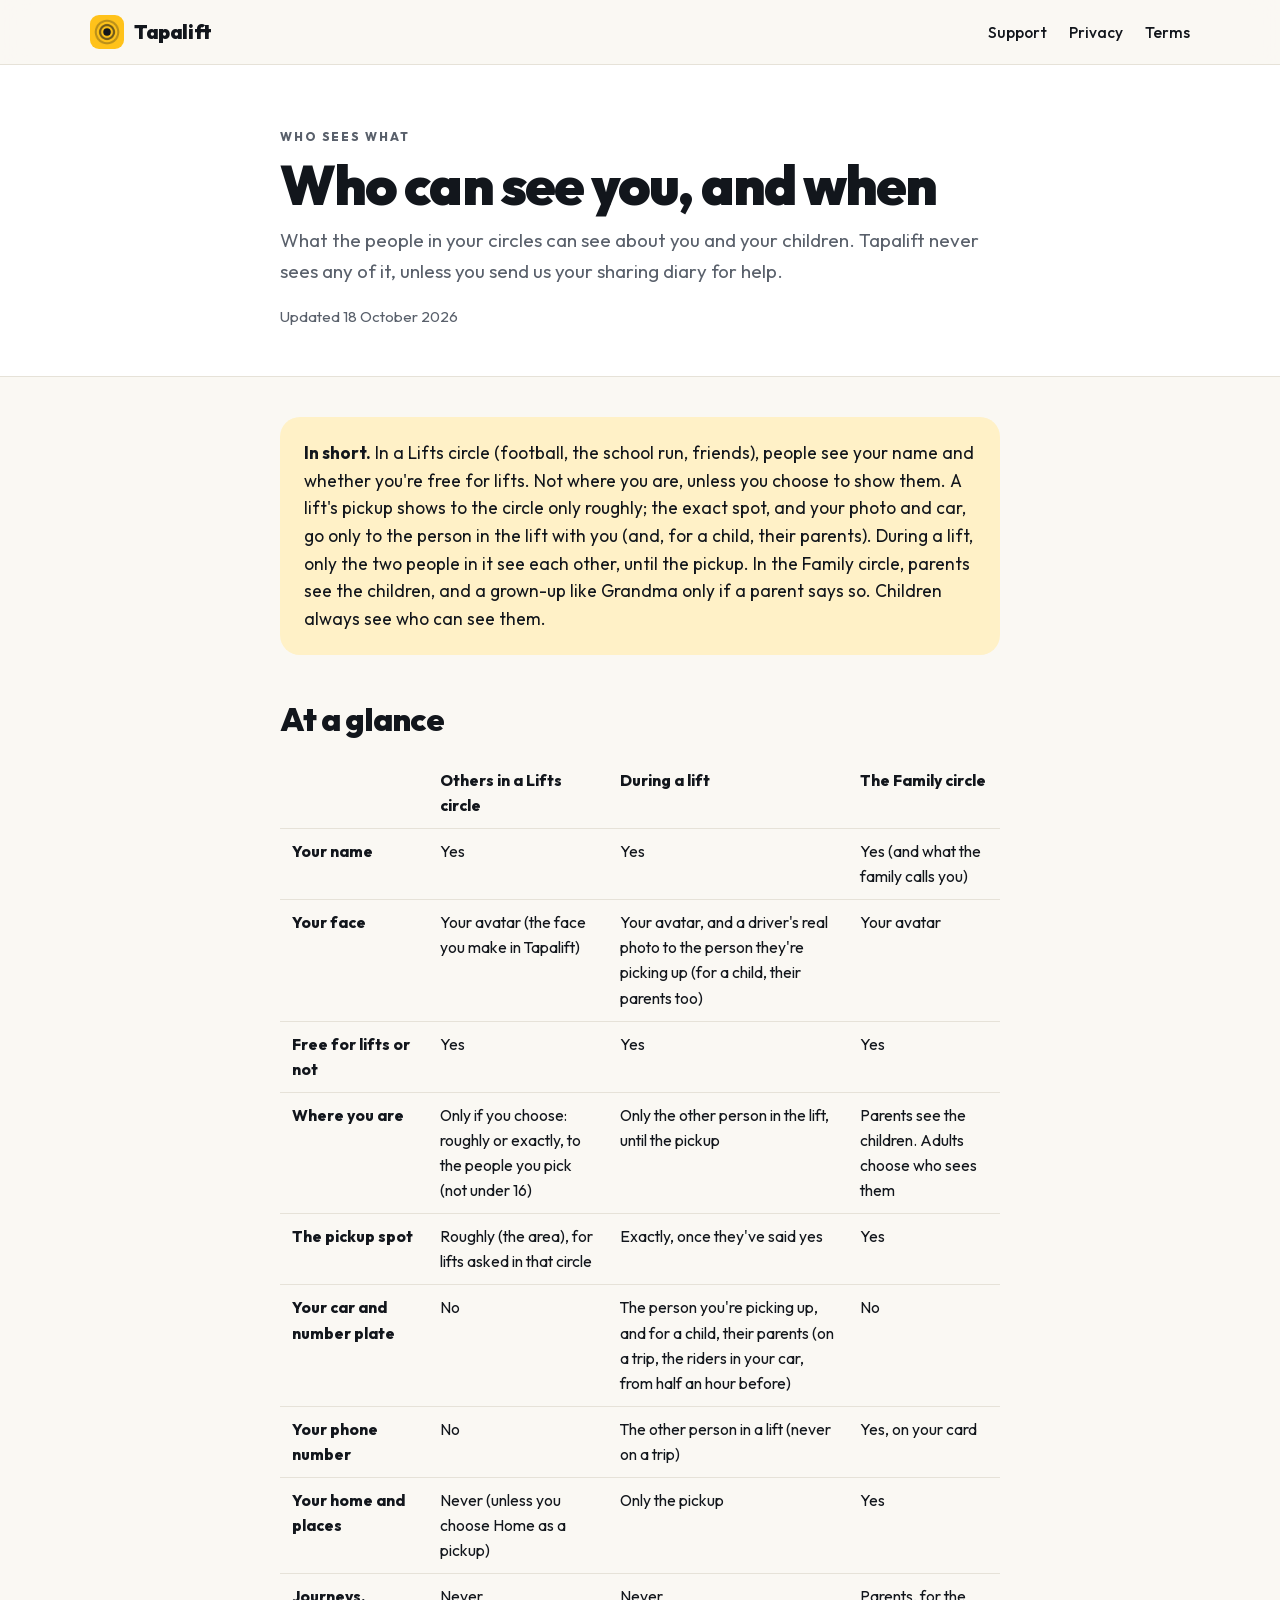
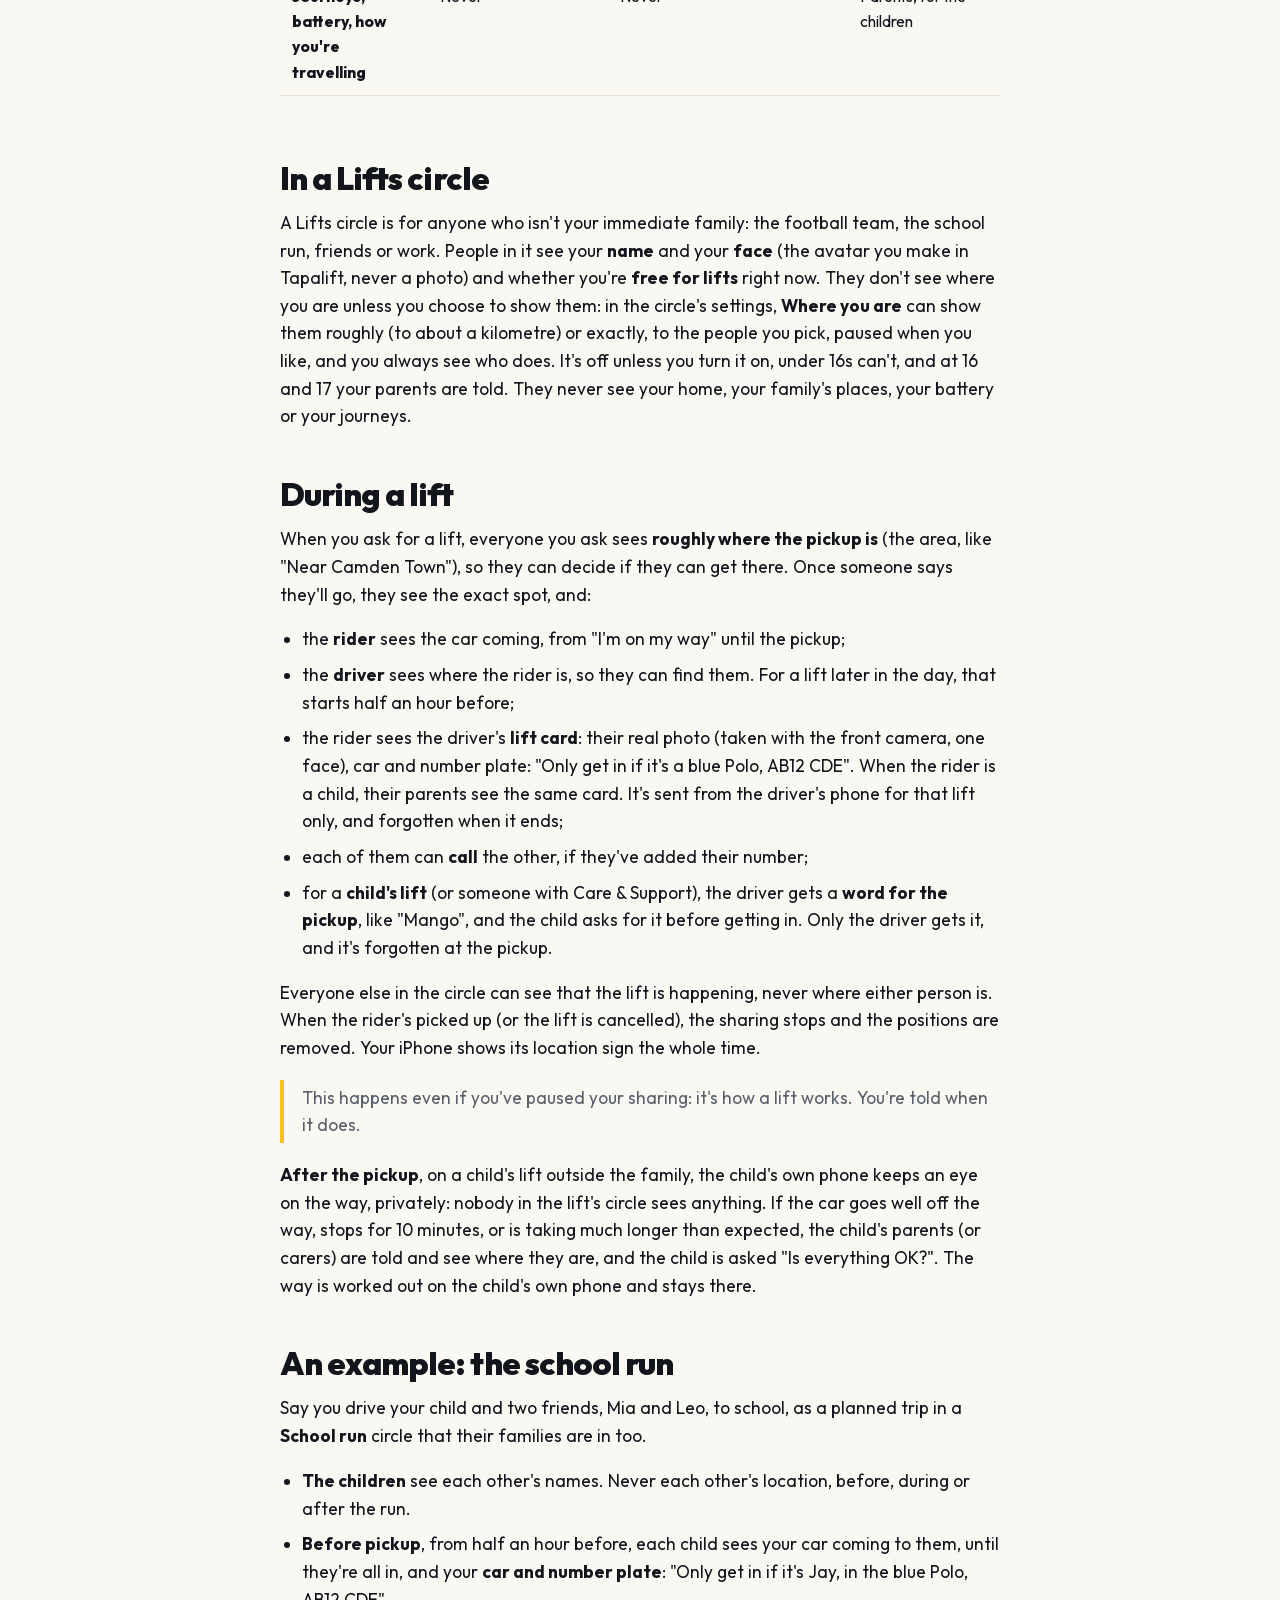
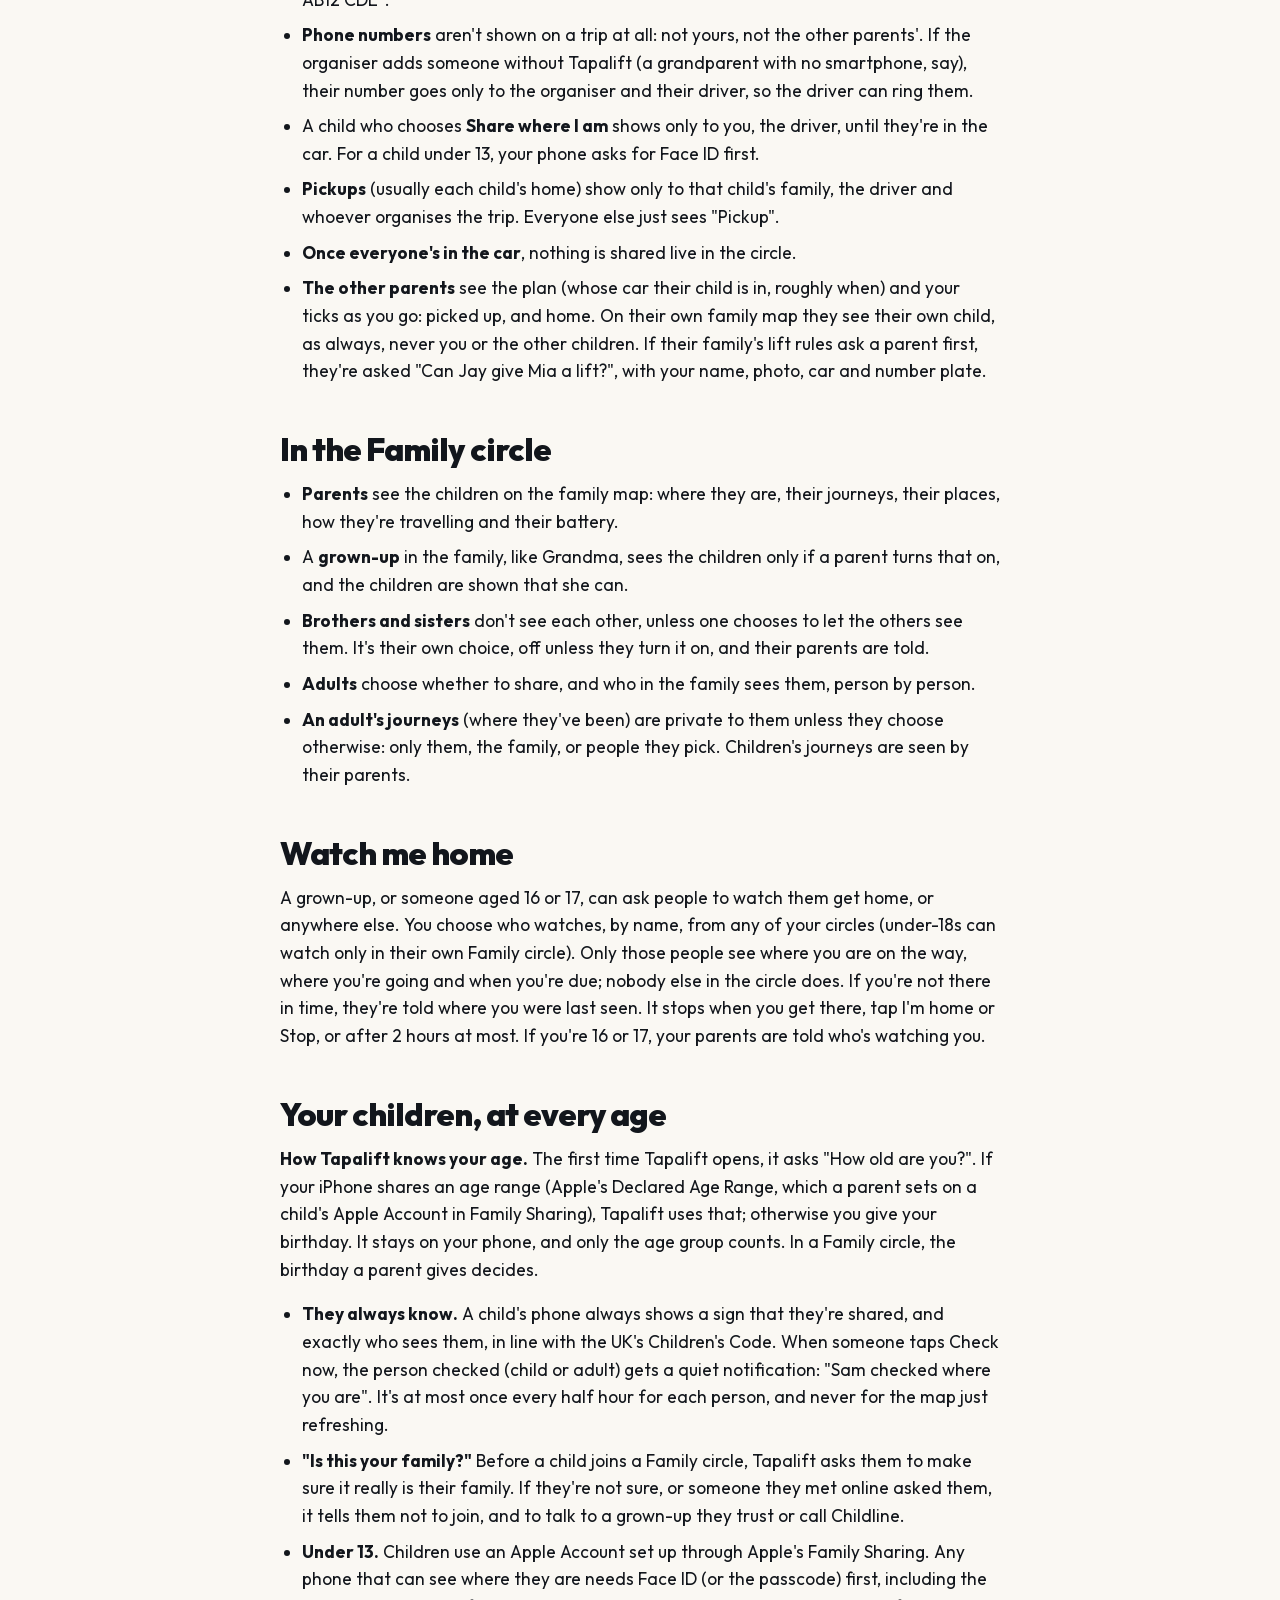
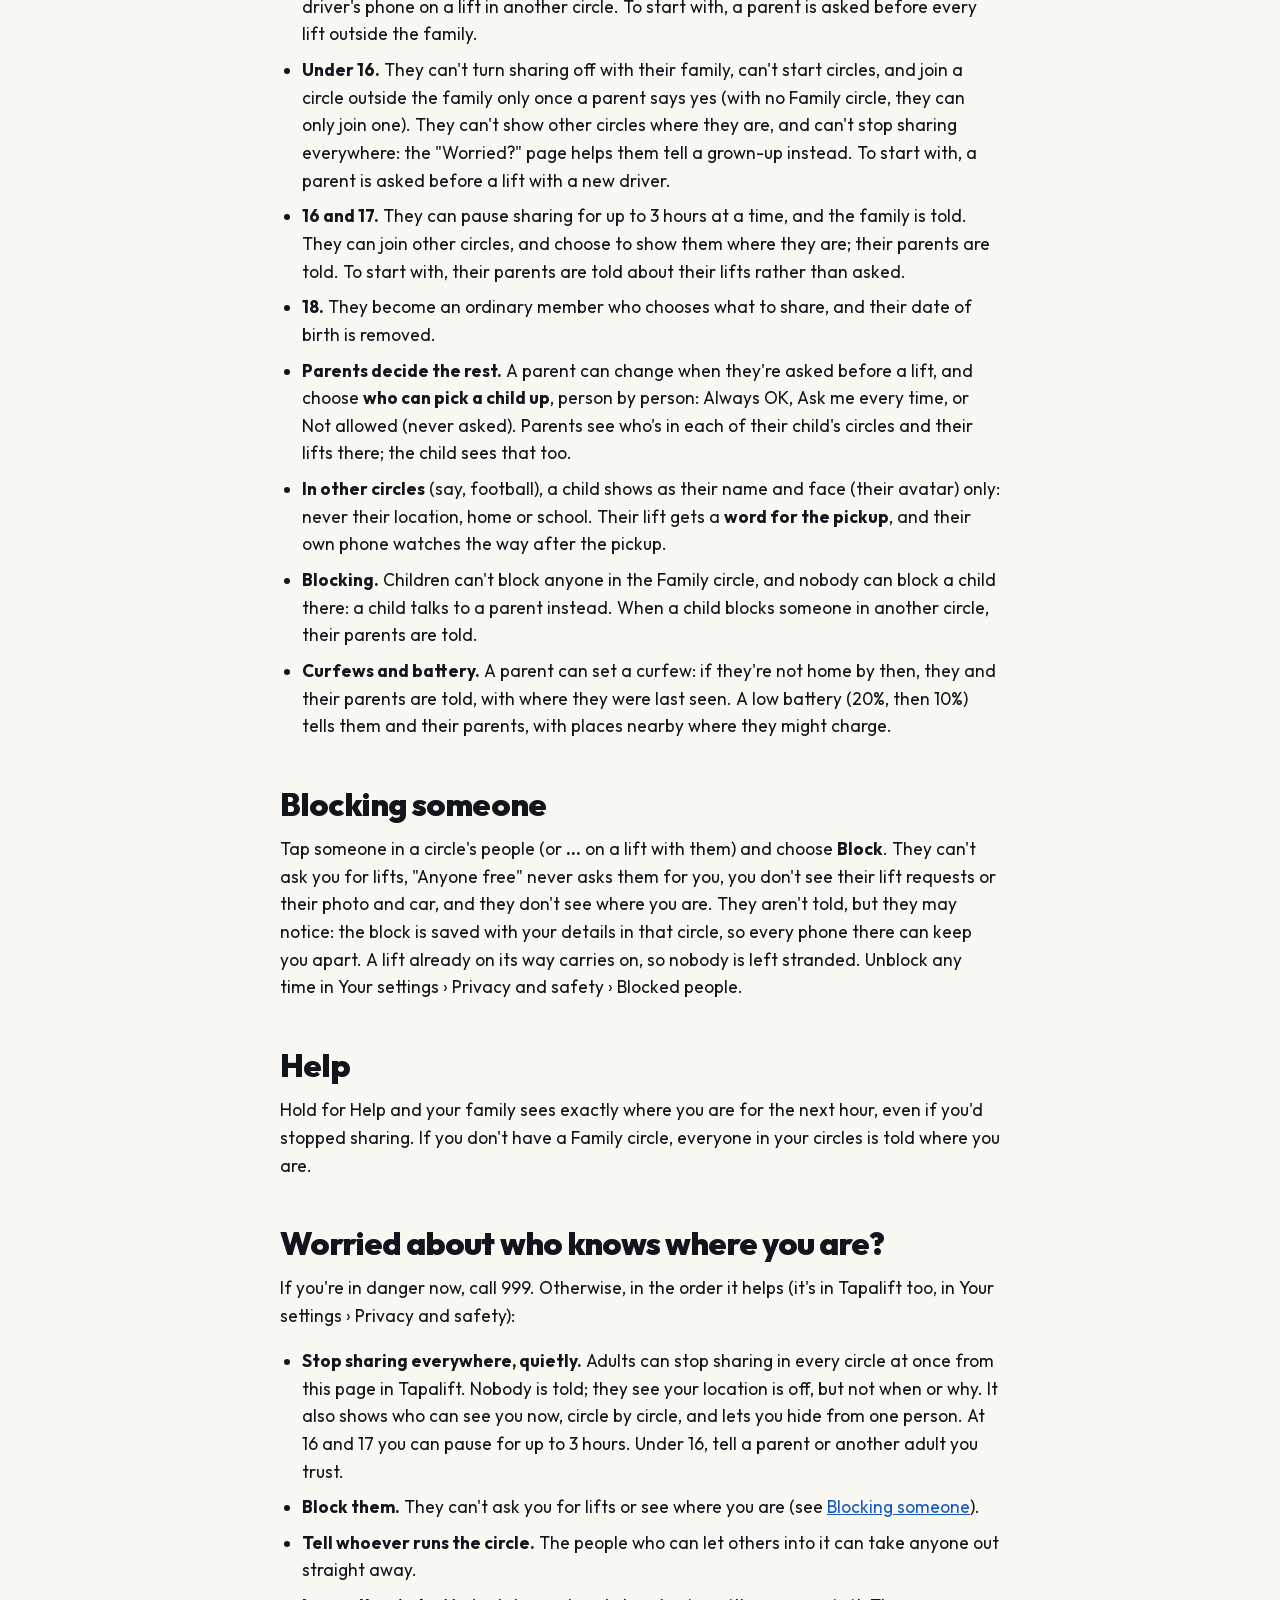
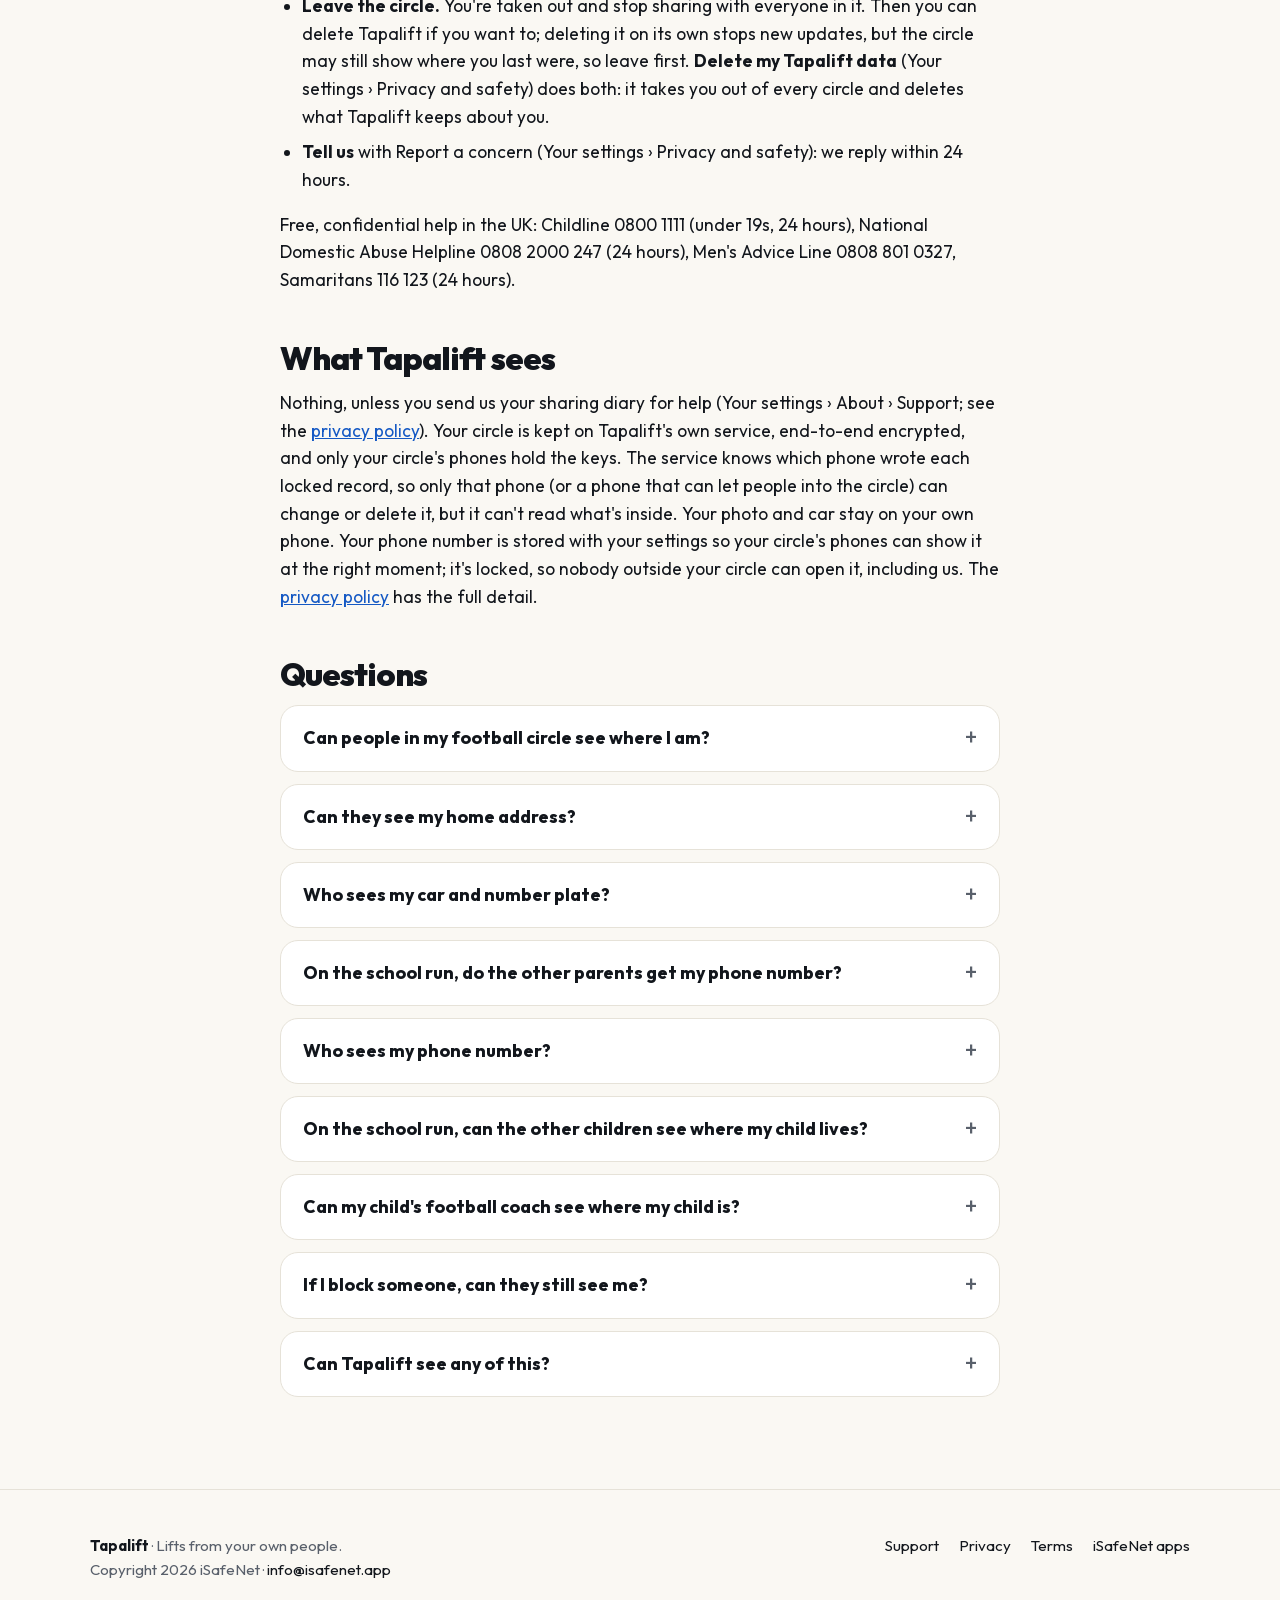
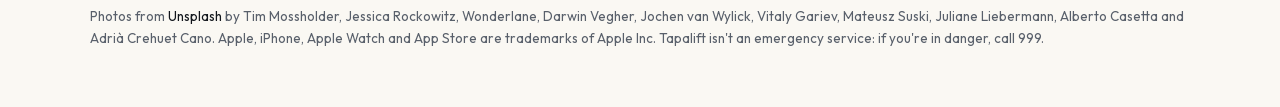
<file: who-sees-what.html>
<!doctype html>
<html lang="en-GB">
<head>
<meta charset="utf-8">
<meta name="viewport" content="width=device-width,initial-scale=1,viewport-fit=cover">
<title>Who Sees What in Tapalift: Your Location, Your Car, Your Children</title>
<meta name="description" content="Exactly what the people in your Tapalift circles can see about you and your children, and when: in a Lifts circle, during a lift, and in the Family circle. Tapalift itself never sees any of it.">
<meta name="theme-color" content="#FFC21A">
<link rel="canonical" href="https://tapalift.isafenet.app/who-sees-what.html">
<link rel="icon" type="image/png" href="images/favicon.png">
<link rel="apple-touch-icon" href="images/apple-touch-icon.png">
<meta name="robots" content="noindex,nofollow">
<meta property="og:type" content="website">
<meta property="og:locale" content="en_GB">
<meta property="og:site_name" content="Tapalift">
<meta property="og:title" content="Who Sees What in Tapalift: Your Location, Your Car, Your Children">
<meta property="og:description" content="Exactly what the people in your Tapalift circles can see about you and your children, and when: in a Lifts circle, during a lift, and in the Family circle. Tapalift itself never sees any of it.">
<meta property="og:url" content="https://tapalift.isafenet.app/who-sees-what.html">
<meta property="og:image" content="https://tapalift.isafenet.app/images/og.jpg">
<meta property="og:image:width" content="1200">
<meta property="og:image:height" content="630">
<meta name="twitter:card" content="summary_large_image">
<meta name="twitter:title" content="Who Sees What in Tapalift: Your Location, Your Car, Your Children">
<meta name="twitter:description" content="Exactly what the people in your Tapalift circles can see about you and your children, and when: in a Lifts circle, during a lift, and in the Family circle. Tapalift itself never sees any of it.">
<meta name="twitter:image" content="https://tapalift.isafenet.app/images/og.jpg">
<meta name="apple-itunes-app" content="app-id=6818621890">
<link rel="preload" href="fonts/outfit-latin.woff2" as="font" type="font/woff2" crossorigin>
<link rel="stylesheet" href="styles.css">
<script type="application/ld+json">{"@context": "https://schema.org", "@type": "WebPage", "name": "Who Sees What in Tapalift: Your Location, Your Car, Your Children", "url": "https://tapalift.isafenet.app/who-sees-what.html", "description": "Exactly what the people in your Tapalift circles can see about you and your children, and when: in a Lifts circle, during a lift, and in the Family circle. Tapalift itself never sees any of it.", "inLanguage": "en-GB", "isPartOf": {"@type": "WebSite", "name": "Tapalift", "url": "https://tapalift.isafenet.app/"}, "publisher": {"@type": "Organization", "@id": "https://isafenet.app/#organization", "name": "iSafeNet", "url": "https://isafenet.app/"}, "dateModified": "2026-10-18"}</script>
<script type="application/ld+json">{"@context": "https://schema.org", "@type": "BreadcrumbList", "itemListElement": [{"@type": "ListItem", "position": 1, "name": "Tapalift", "item": "https://tapalift.isafenet.app/"}, {"@type": "ListItem", "position": 2, "name": "Who sees what", "item": "https://tapalift.isafenet.app/who-sees-what.html"}]}</script>
<script type="application/ld+json">{"@context": "https://schema.org", "@type": "FAQPage", "mainEntity": [{"@type": "Question", "name": "Can people in my football circle see where I am?", "acceptedAnswer": {"@type": "Answer", "text": "Not unless you choose. In a Lifts circle nobody sees your location unless you turn on Where you are (roughly or exactly, and you pick who), or you're in a lift together: then only the two of you see each other, until the pickup. Under 16s can't turn it on."}}, {"@type": "Question", "name": "Can they see my home address?", "acceptedAnswer": {"@type": "Answer", "text": "No. Your home and your family's places stay in the Family circle. The one exception is if you choose Home as the pickup for a lift you ask for: then that circle sees roughly where (the area, to about a kilometre), and only whoever says yes sees the exact spot. You can pick a spot down the road instead."}}, {"@type": "Question", "name": "Who sees my car and number plate?", "acceptedAnswer": {"@type": "Answer", "text": "Only the person you're picking up, once you've said you'll go, so they can check it's you before they get in. On a planned trip, the riders in your car see it from half an hour before their pickup."}}, {"@type": "Question", "name": "On the school run, do the other parents get my phone number?", "acceptedAnswer": {"@type": "Answer", "text": "No. Phone numbers aren't shown on a planned trip. Your number only shows to someone in a lift with you, and to your own family."}}, {"@type": "Question", "name": "Who sees my phone number?", "acceptedAnswer": {"@type": "Answer", "text": "Tapalift shows it to the person in a lift with you, so you can call each other, and to your family on your card on the family map. It's kept with your settings, locked so only your circles' phones can open it."}}, {"@type": "Question", "name": "On the school run, can the other children see where my child lives?", "acceptedAnswer": {"@type": "Answer", "text": "No. A pickup shows only to that child's family, the driver and whoever organises the trip. The other children and their parents just see \"Pickup\"."}}, {"@type": "Question", "name": "Can my child's football coach see where my child is?", "acceptedAnswer": {"@type": "Answer", "text": "No. A child in another circle shows there as their name and face (the avatar they made) only. If the coach gives them a lift, the coach sees where they are from setting off until the pickup (on Tapalift's service), and only after Face ID if your child is under 13. Under 16, your child can only join the club's circle once you've said yes."}}, {"@type": "Question", "name": "If I block someone, can they still see me?", "acceptedAnswer": {"@type": "Answer", "text": "No. Someone you block can't ask you for lifts and doesn't see where you are, and you don't see their lift requests or photo. They aren't told, but they may notice, and the block is saved in the circle so every phone there can keep you apart."}}, {"@type": "Question", "name": "Can Tapalift see any of this?", "acceptedAnswer": {"@type": "Answer", "text": "No. Everything is locked in your circle on Tapalift's service (end-to-end encrypted), and only the phones in your circle have the keys. The one exception is a sharing diary you choose to send to support. We don't have an account for you, and we never sell or share anything."}}]}</script>
</head>
<body>
<a class="skip" href="#main">Skip to the content</a>
<header class="top"><div class="wrap">
<a class="brand" href="./"><img width="192" height="192" src="images/icon-192.png" alt="">Tapalift</a>
<nav aria-label="Main"><a href="support.html">Support</a><a href="privacy.html">Privacy</a><a href="terms.html">Terms</a></nav>
</div></header>
<main id="main">
<div class="doc-head"><div class="narrow">
  <span class="label">Who sees what</span>
  <h1>Who can see you, and when</h1>
  <p class="lede">What the people in your circles can see about you and your children. Tapalift never sees any of it, unless you send us your sharing diary for help.</p>
  <p class="updated">Updated 18 October 2026</p>
</div></div>

<div class="doc"><div class="narrow">
  <div class="short">
    <p><b>In short.</b> In a Lifts circle (football, the school run, friends), people see your name and whether you're free for lifts. Not where you are, unless you choose to show them. A lift's pickup shows to the circle only roughly; the exact spot, and your photo and car, go only to the person in the lift with you (and, for a child, their parents). During a lift, only the two people in it see each other, until the pickup. In the Family circle, parents see the children, and a grown-up like Grandma only if a parent says so. Children always see who can see them.</p>
  </div>

  <h2 id="at-a-glance">At a glance</h2>
  <div class="table"><table>
    <thead><tr><th></th><th>Others in a Lifts circle</th><th>During a lift</th><th>The Family circle</th></tr></thead>
    <tbody>
      <tr><th>Your name</th><td>Yes</td><td>Yes</td><td>Yes (and what the family calls you)</td></tr>
      <tr><th>Your face</th><td>Your avatar (the face you make in Tapalift)</td><td>Your avatar, and a driver's real photo to the person they're picking up (for a child, their parents too)</td><td>Your avatar</td></tr>
      <tr><th>Free for lifts or not</th><td>Yes</td><td>Yes</td><td>Yes</td></tr>
      <tr><th>Where you are</th><td>Only if you choose: roughly or exactly, to the people you pick (not under 16)</td><td>Only the other person in the lift, until the pickup</td><td>Parents see the children. Adults choose who sees them</td></tr>
      <tr><th>The pickup spot</th><td>Roughly (the area), for lifts asked in that circle</td><td>Exactly, once they've said yes</td><td>Yes</td></tr>
      <tr><th>Your car and number plate</th><td>No</td><td>The person you're picking up, and for a child, their parents (on a trip, the riders in your car, from half an hour before)</td><td>No</td></tr>
      <tr><th>Your phone number</th><td>No</td><td>The other person in a lift (never on a trip)</td><td>Yes, on your card</td></tr>
      <tr><th>Your home and places</th><td>Never (unless you choose Home as a pickup)</td><td>Only the pickup</td><td>Yes</td></tr>
      <tr><th>Journeys, battery, how you're travelling</th><td>Never</td><td>Never</td><td>Parents, for the children</td></tr>
    </tbody>
  </table></div>

  <h2 id="lifts">In a Lifts circle</h2>
  <p>A Lifts circle is for anyone who isn't your immediate family: the football team, the school run, friends or work. People in it see your <b>name</b> and your <b>face</b> (the avatar you make in Tapalift, never a photo) and whether you're <b>free for lifts</b> right now. They don't see where you are unless you choose to show them: in the circle's settings, <b>Where you are</b> can show them roughly (to about a kilometre) or exactly, to the people you pick, paused when you like, and you always see who does. It's off unless you turn it on, under 16s can't, and at 16 and 17 your parents are told. They never see your home, your family's places, your battery or your journeys.</p>

  <h2 id="during">During a lift</h2>
  <p>When you ask for a lift, everyone you ask sees <b>roughly where the pickup is</b> (the area, like "Near Camden Town"), so they can decide if they can get there. Once someone says they'll go, they see the exact spot, and:</p>
  <ul>
    <li>the <b>rider</b> sees the car coming, from "I'm on my way" until the pickup;</li>
    <li>the <b>driver</b> sees where the rider is, so they can find them. For a lift later in the day, that starts half an hour before;</li>
    <li>the rider sees the driver's <b>lift card</b>: their real photo (taken with the front camera, one face), car and number plate: "Only get in if it's a blue Polo, AB12 CDE". When the rider is a child, their parents see the same card. It's sent from the driver's phone for that lift only, and forgotten when it ends;</li>
    <li>each of them can <b>call</b> the other, if they've added their number;</li>
    <li>for a <b>child's lift</b> (or someone with Care &amp; Support), the driver gets a <b>word for the pickup</b>, like "Mango", and the child asks for it before getting in. Only the driver gets it, and it's forgotten at the pickup.</li>
  </ul>
  <p>Everyone else in the circle can see that the lift is happening, never where either person is. When the rider's picked up (or the lift is cancelled), the sharing stops and the positions are removed. Your iPhone shows its location sign the whole time.</p>
  <p class="tip">This happens even if you've paused your sharing: it's how a lift works. You're told when it does.</p>
  <p><b>After the pickup</b>, on a child's lift outside the family, the child's own phone keeps an eye on the way, privately: nobody in the lift's circle sees anything. If the car goes well off the way, stops for 10 minutes, or is taking much longer than expected, the child's parents (or carers) are told and see where they are, and the child is asked "Is everything OK?". The way is worked out on the child's own phone and stays there.</p>

  <h2 id="school-run">An example: the school run</h2>
  <p>Say you drive your child and two friends, Mia and Leo, to school, as a planned trip in a <b>School run</b> circle that their families are in too.</p>
  <ul>
    <li><b>The children</b> see each other's names. Never each other's location, before, during or after the run.</li>
    <li><b>Before pickup</b>, from half an hour before, each child sees your car coming to them, until they're all in, and your <b>car and number plate</b>: "Only get in if it's Jay, in the blue Polo, AB12 CDE".</li>
    <li><b>Phone numbers</b> aren't shown on a trip at all: not yours, not the other parents'. If the organiser adds someone without Tapalift (a grandparent with no smartphone, say), their number goes only to the organiser and their driver, so the driver can ring them.</li>
    <li>A child who chooses <b>Share where I am</b> shows only to you, the driver, until they're in the car. For a child under 13, your phone asks for Face ID first.</li>
    <li><b>Pickups</b> (usually each child's home) show only to that child's family, the driver and whoever organises the trip. Everyone else just sees "Pickup".</li>
    <li><b>Once everyone's in the car</b>, nothing is shared live in the circle.</li>
    <li><b>The other parents</b> see the plan (whose car their child is in, roughly when) and your ticks as you go: picked up, and home. On their own family map they see their own child, as always, never you or the other children. If their family's lift rules ask a parent first, they're asked "Can Jay give Mia a lift?", with your name, photo, car and number plate.</li>
  </ul>

  <h2 id="family">In the Family circle</h2>
  <ul>
    <li><b>Parents</b> see the children on the family map: where they are, their journeys, their places, how they're travelling and their battery.</li>
    <li>A <b>grown-up</b> in the family, like Grandma, sees the children only if a parent turns that on, and the children are shown that she can.</li>
    <li><b>Brothers and sisters</b> don't see each other, unless one chooses to let the others see them. It's their own choice, off unless they turn it on, and their parents are told.</li>
    <li><b>Adults</b> choose whether to share, and who in the family sees them, person by person.</li>
    <li><b>An adult's journeys</b> (where they've been) are private to them unless they choose otherwise: only them, the family, or people they pick. Children's journeys are seen by their parents.</li>
  </ul>

  <h2 id="watchme">Watch me home</h2>
  <p>A grown-up, or someone aged 16 or 17, can ask people to watch them get home, or anywhere else. You choose who watches, by name, from any of your circles (under-18s can watch only in their own Family circle). Only those people see where you are on the way, where you're going and when you're due; nobody else in the circle does. If you're not there in time, they're told where you were last seen. It stops when you get there, tap I'm home or Stop, or after 2 hours at most. If you're 16 or 17, your parents are told who's watching you.</p>

  <h2 id="children">Your children, at every age</h2>
  <p><b>How Tapalift knows your age.</b> The first time Tapalift opens, it asks "How old are you?". If your iPhone shares an age range (Apple's Declared Age Range, which a parent sets on a child's Apple Account in Family Sharing), Tapalift uses that; otherwise you give your birthday. It stays on your phone, and only the age group counts. In a Family circle, the birthday a parent gives decides.</p>
  <ul>
    <li><b>They always know.</b> A child's phone always shows a sign that they're shared, and exactly who sees them, in line with the UK's Children's Code. When someone taps Check now, the person checked (child or adult) gets a quiet notification: "Sam checked where you are". It's at most once every half hour for each person, and never for the map just refreshing.</li>
    <li><b>"Is this your family?"</b> Before a child joins a Family circle, Tapalift asks them to make sure it really is their family. If they're not sure, or someone they met online asked them, it tells them not to join, and to talk to a grown-up they trust or call Childline.</li>
    <li><b>Under 13.</b> Children use an Apple Account set up through Apple's Family Sharing. Any phone that can see where they are needs Face ID (or the passcode) first, including the driver's phone on a lift in another circle. To start with, a parent is asked before every lift outside the family.</li>
    <li><b>Under 16.</b> They can't turn sharing off with their family, can't start circles, and join a circle outside the family only once a parent says yes (with no Family circle, they can only join one). They can't show other circles where they are, and can't stop sharing everywhere: the "Worried?" page helps them tell a grown-up instead. To start with, a parent is asked before a lift with a new driver.</li>
    <li><b>16 and 17.</b> They can pause sharing for up to 3 hours at a time, and the family is told. They can join other circles, and choose to show them where they are; their parents are told. To start with, their parents are told about their lifts rather than asked.</li>
    <li><b>18.</b> They become an ordinary member who chooses what to share, and their date of birth is removed.</li>
    <li><b>Parents decide the rest.</b> A parent can change when they're asked before a lift, and choose <b>who can pick a child up</b>, person by person: Always OK, Ask me every time, or Not allowed (never asked). Parents see who's in each of their child's circles and their lifts there; the child sees that too.</li>
    <li><b>In other circles</b> (say, football), a child shows as their name and face (their avatar) only: never their location, home or school. Their lift gets a <b>word for the pickup</b>, and their own phone watches the way after the pickup.</li>
    <li><b>Blocking.</b> Children can't block anyone in the Family circle, and nobody can block a child there: a child talks to a parent instead. When a child blocks someone in another circle, their parents are told.</li>
    <li><b>Curfews and battery.</b> A parent can set a curfew: if they're not home by then, they and their parents are told, with where they were last seen. A low battery (20%, then 10%) tells them and their parents, with places nearby where they might charge.</li>
  </ul>

  <h2 id="blocking">Blocking someone</h2>
  <p>Tap someone in a circle's people (or <b>…</b> on a lift with them) and choose <b>Block</b>. They can't ask you for lifts, "Anyone free" never asks them for you, you don't see their lift requests or their photo and car, and they don't see where you are. They aren't told, but they may notice: the block is saved with your details in that circle, so every phone there can keep you apart. A lift already on its way carries on, so nobody is left stranded. Unblock any time in Your settings › Privacy and safety › Blocked people.</p>

  <h2 id="help">Help</h2>
  <p>Hold for Help and your family sees exactly where you are for the next hour, even if you'd stopped sharing. If you don't have a Family circle, everyone in your circles is told where you are.</p>

  <h2 id="worried">Worried about who knows where you are?</h2>
  <p>If you're in danger now, call 999. Otherwise, in the order it helps (it's in Tapalift too, in Your settings › Privacy and safety):</p>
  <ul>
    <li><b>Stop sharing everywhere, quietly.</b> Adults can stop sharing in every circle at once from this page in Tapalift. Nobody is told; they see your location is off, but not when or why. It also shows who can see you now, circle by circle, and lets you hide from one person. At 16 and 17 you can pause for up to 3 hours. Under 16, tell a parent or another adult you trust.</li>
    <li><b>Block them.</b> They can't ask you for lifts or see where you are (see <a href="#blocking">Blocking someone</a>).</li>
    <li><b>Tell whoever runs the circle.</b> The people who can let others into it can take anyone out straight away.</li>
    <li><b>Leave the circle.</b> You're taken out and stop sharing with everyone in it. Then you can delete Tapalift if you want to; deleting it on its own stops new updates, but the circle may still show where you last were, so leave first. <b>Delete my Tapalift data</b> (Your settings › Privacy and safety) does both: it takes you out of every circle and deletes what Tapalift keeps about you.</li>
    <li><b>Tell us</b> with Report a concern (Your settings › Privacy and safety): we reply within 24 hours.</li>
  </ul>
  <p>Free, confidential help in the UK: Childline 0800 1111 (under 19s, 24 hours), National Domestic Abuse Helpline 0808 2000 247 (24 hours), Men's Advice Line 0808 801 0327, Samaritans 116 123 (24 hours).</p>

  <h2 id="us">What Tapalift sees</h2>
  <p>Nothing, unless you send us your sharing diary for help (Your settings › About › Support; see the <a href="privacy.html#diary">privacy policy</a>). Your circle is kept on Tapalift's own service, end-to-end encrypted, and only your circle's phones hold the keys. The service knows which phone wrote each locked record, so only that phone (or a phone that can let people into the circle) can change or delete it, but it can't read what's inside. Your photo and car stay on your own phone. Your phone number is stored with your settings so your circle's phones can show it at the right moment; it's locked, so nobody outside your circle can open it, including us. The <a href="privacy.html">privacy policy</a> has the full detail.</p>

  <h2 id="questions">Questions</h2>
  <div class="faq">
<details><summary>Can people in my football circle see where I am?</summary><p>Not unless you choose. In a Lifts circle nobody sees your location unless you turn on Where you are (roughly or exactly, and you pick who), or you're in a lift together: then only the two of you see each other, until the pickup. Under 16s can't turn it on.</p></details>
<details><summary>Can they see my home address?</summary><p>No. Your home and your family's places stay in the Family circle. The one exception is if you choose Home as the pickup for a lift you ask for: then that circle sees roughly where (the area, to about a kilometre), and only whoever says yes sees the exact spot. You can pick a spot down the road instead.</p></details>
<details><summary>Who sees my car and number plate?</summary><p>Only the person you're picking up, once you've said you'll go, so they can check it's you before they get in. On a planned trip, the riders in your car see it from half an hour before their pickup.</p></details>
<details><summary>On the school run, do the other parents get my phone number?</summary><p>No. Phone numbers aren't shown on a planned trip. Your number only shows to someone in a lift with you, and to your own family.</p></details>
<details><summary>Who sees my phone number?</summary><p>Tapalift shows it to the person in a lift with you, so you can call each other, and to your family on your card on the family map. It's kept with your settings, locked so only your circles' phones can open it.</p></details>
<details><summary>On the school run, can the other children see where my child lives?</summary><p>No. A pickup shows only to that child's family, the driver and whoever organises the trip. The other children and their parents just see "Pickup".</p></details>
<details><summary>Can my child's football coach see where my child is?</summary><p>No. A child in another circle shows there as their name and face (the avatar they made) only. If the coach gives them a lift, the coach sees where they are from setting off until the pickup (on Tapalift's service), and only after Face ID if your child is under 13. Under 16, your child can only join the club's circle once you've said yes.</p></details>
<details><summary>If I block someone, can they still see me?</summary><p>No. Someone you block can't ask you for lifts and doesn't see where you are, and you don't see their lift requests or photo. They aren't told, but they may notice, and the block is saved in the circle so every phone there can keep you apart.</p></details>
<details><summary>Can Tapalift see any of this?</summary><p>No. Everything is locked in your circle on Tapalift's service (end-to-end encrypted), and only the phones in your circle have the keys. The one exception is a sharing diary you choose to send to support. We don't have an account for you, and we never sell or share anything.</p></details>
</div>
</div></div>
</main>
<footer><div class="wrap">
<div><strong style="color:var(--text)">Tapalift</strong> · Lifts from your own people.<br>Copyright 2026 iSafeNet · <a href="mailto:info@isafenet.app">info@isafenet.app</a></div>
<nav aria-label="Footer">

<a href="support.html">Support</a><a href="privacy.html">Privacy</a><a href="terms.html">Terms</a><a href="https://isafenet.app/">iSafeNet apps</a>
</nav>
<p class="photos-credit">Photos from <a href="https://unsplash.com/">Unsplash</a> by Tim Mossholder, Jessica Rockowitz, Wonderlane, Darwin Vegher, Jochen van Wylick, Vitaly Gariev, Mateusz Suski, Juliane Liebermann, Alberto Casetta and Adrià Crehuet Cano. Apple, iPhone, Apple Watch and App Store are trademarks of Apple Inc. Tapalift isn't an emergency service: if you're in danger, call 999.</p>
</div></footer>
</body>
</html>
</file>
<file: styles.css>
/* Tapalift: lift yellow, night ink, route blue; Outfit. The big yellow button is the brand: circles everywhere. */
@font-face{font-family:"Outfit";font-style:normal;font-weight:400 900;font-display:swap;src:url(fonts/outfit-latin-ext.woff2) format("woff2");unicode-range:U+0100-02BA,U+02BD-02C5,U+02C7-02CC,U+02CE-02D7,U+02DD-02FF,U+0304,U+0308,U+0329,U+1D00-1DBF,U+1E00-1E9F,U+1EF2-1EFF,U+2020,U+20A0-20AB,U+20AD-20C4,U+2113,U+2C60-2C7F,U+A720-A7FF}
@font-face{font-family:"Outfit";font-style:normal;font-weight:400 900;font-display:swap;src:url(fonts/outfit-latin.woff2) format("woff2");unicode-range:U+0000-00FF,U+0131,U+0152-0153,U+02BB-02BC,U+02C6,U+02DA,U+02DC,U+0304,U+0308,U+0329,U+2000-206F,U+20AC,U+2122,U+2191,U+2193,U+2212,U+2215,U+FEFF,U+FFFD}

:root{
  --yellow:#FFC21A; --yellow-soft:#FFF1C7; --ink:#12161C; --on-yellow:#12161C;
  --ground:#FAF8F3; --card:#FFFFFF; --text:#12161C; --soft:#59606B; --line:#E6E2D8;
  --blue:#1F6FEB; --blue-ink:#1559C4; --green:#178A4C; --red:#D93A2B; --night:#12161C; --on-night:#F4F1E8;
  --font:"Outfit","Helvetica Neue",Arial,system-ui,sans-serif;
  --wrap:1140px; --radius:24px;
  color-scheme:light;
}
@media (prefers-color-scheme:dark){:root:not([data-theme="light"]){
  --yellow-soft:#3A2F10; --ground:#0D1014; --card:#171B21; --text:#F1EEE6; --soft:#A3A9B3; --line:#262B33;
  --blue:#5B9BFF; --blue-ink:#8AB8FF; --green:#4CC784; --red:#FF6B5C; --night:#06080B; color-scheme:dark}}
:root[data-theme="dark"]{
  --yellow-soft:#3A2F10; --ground:#0D1014; --card:#171B21; --text:#F1EEE6; --soft:#A3A9B3; --line:#262B33;
  --blue:#5B9BFF; --blue-ink:#8AB8FF; --green:#4CC784; --red:#FF6B5C; --night:#06080B; color-scheme:dark}

*{box-sizing:border-box}
html,body{margin:0}
html{scroll-behavior:smooth;-webkit-text-size-adjust:100%}
body{background:var(--ground);color:var(--text);font:400 1.08rem/1.6 var(--font);-webkit-font-smoothing:antialiased;overflow-x:hidden}
img{display:block;max-width:100%;height:auto}
a{color:var(--blue-ink)}
p{margin:0 0 1em}
h1,h2,h3{margin:0;font-family:var(--font);line-height:1.04;text-wrap:balance}
h1{font-weight:900;font-size:clamp(2.6rem,7vw,5.2rem);letter-spacing:-.035em}
h2{font-weight:850;font-size:clamp(1.9rem,4.4vw,3.1rem);letter-spacing:-.03em}
h3{font-weight:750;font-size:1.3rem;letter-spacing:-.01em}
:focus-visible{outline:3px solid var(--blue);outline-offset:3px;border-radius:8px}
.wrap{max-width:var(--wrap);margin-inline:auto;padding-inline:20px}
.narrow{max-width:760px;margin-inline:auto;padding-inline:20px}
.label{display:inline-block;font:800 .74rem/1 var(--font);letter-spacing:.16em;text-transform:uppercase;color:var(--soft);margin-bottom:14px}
.lede{color:var(--soft);font-size:1.18rem;max-width:58ch}
section{padding-block:clamp(56px,9vw,112px)}
.vh{position:absolute;width:1px;height:1px;overflow:hidden;clip:rect(0 0 0 0);white-space:nowrap}
.skip{position:absolute;left:12px;top:-60px;background:var(--yellow);color:var(--on-yellow);padding:10px 14px;border-radius:12px;font-weight:700;z-index:10}
.skip:focus{top:12px}

/* Top bar */
.top{position:sticky;top:0;z-index:5;background:color-mix(in srgb,var(--ground) 88%,transparent);backdrop-filter:saturate(1.4) blur(14px);-webkit-backdrop-filter:saturate(1.4) blur(14px);border-bottom:1px solid var(--line)}
.top .wrap{display:flex;align-items:center;gap:18px;min-height:64px}
.brand{display:flex;gap:10px;align-items:center;color:var(--text);text-decoration:none;font-weight:850;font-size:1.25rem;letter-spacing:-.02em}
.brand img{width:34px;height:34px;border-radius:9px}
.top nav{margin-left:auto;display:flex;gap:22px;align-items:center}
.top nav a{color:var(--text);text-decoration:none;font-size:.97rem;font-weight:500}
.top nav a:hover{text-decoration:underline;text-underline-offset:4px}
.top nav a[aria-current="page"]{font-weight:800}
@media (max-width:820px){.top nav .wide{display:none}}
@media (max-width:420px){.top nav{gap:14px}.top nav a{font-size:.92rem}}

/* Buttons */
.btn{display:inline-flex;align-items:center;justify-content:center;gap:10px;min-height:52px;padding:0 24px;border-radius:999px;font:800 1.05rem var(--font);text-decoration:none;border:0;cursor:pointer}
.btn-yellow{background:var(--yellow);color:var(--on-yellow)}
.btn-ink{background:var(--text);color:var(--ground)}
.btn-line{background:transparent;color:var(--text);box-shadow:inset 0 0 0 2px var(--line)}
.store{display:inline-flex;align-items:center;gap:10px;background:#000;color:#fff;text-decoration:none;border-radius:14px;padding:10px 18px 10px 14px;border:1px solid rgba(255,255,255,.25)}
.store svg{width:24px;height:24px;fill:#fff}
.store small{display:block;font-size:.68rem;line-height:1;opacity:.85}
.store b{display:block;font-size:1.12rem;line-height:1.15;font-weight:700}

/* Hero: the photo, and the big yellow button over it */
.hero{position:relative;padding:0;background:var(--night);color:var(--on-night);overflow:hidden}
.hero-photo{position:absolute;inset:0}
.hero-photo img{width:100%;height:100%;object-fit:cover;object-position:60% 35%}
.hero-photo::after{content:"";position:absolute;inset:0;background:linear-gradient(90deg,rgba(10,12,16,.9) 0%,rgba(10,12,16,.72) 42%,rgba(10,12,16,.1) 75%),linear-gradient(0deg,rgba(10,12,16,.6),transparent 40%)}
.hero .wrap{position:relative;display:grid;grid-template-columns:1.2fr .8fr;gap:40px;align-items:center;min-height:min(86vh,760px);padding-block:72px 64px}
.hero h1 .y{color:var(--yellow)}
.hero .lede{color:rgba(244,241,232,.86);margin-top:20px}
.hero .actions{display:flex;flex-wrap:wrap;gap:14px;margin-top:30px;align-items:center}
.hero .note{margin-top:16px;font-size:.92rem;color:rgba(244,241,232,.7)}
.tap{justify-self:center;position:relative;width:min(300px,62vw);aspect-ratio:1;border-radius:50%;background:var(--yellow);color:var(--on-yellow);display:grid;place-items:center;text-align:center;font-weight:900;font-size:clamp(1.9rem,4vw,2.6rem);line-height:1;letter-spacing:-.03em;box-shadow:0 0 0 22px rgba(255,194,26,.22),0 0 0 44px rgba(255,194,26,.1),0 30px 80px rgba(0,0,0,.4)}
.tap::after{content:"";position:absolute;inset:-22px;border-radius:50%;border:3px solid rgba(255,194,26,.6);animation:ring 2.6s ease-out infinite}
@keyframes ring{from{transform:scale(.9);opacity:1}to{transform:scale(1.35);opacity:0}}
@media (prefers-reduced-motion:reduce){.tap::after{animation:none}}
.credit{position:absolute;right:12px;bottom:10px;font-size:.74rem;color:rgba(255,255,255,.8);text-shadow:0 1px 3px rgba(0,0,0,.6);z-index:2}
.credit a{color:inherit}
@media (max-width:860px){
  .hero .wrap{grid-template-columns:1fr;min-height:0;padding-block:56px 80px;gap:48px}
  .hero-photo::after{background:linear-gradient(0deg,rgba(10,12,16,.92) 30%,rgba(10,12,16,.55) 100%)}
  .tap{width:min(220px,56vw)}
}

/* Strip of three */
.strip{display:grid;grid-template-columns:repeat(3,1fr);gap:18px;margin-top:40px}
.strip .card{background:var(--card);border:1px solid var(--line);border-radius:var(--radius);padding:24px}
.strip .num{width:40px;height:40px;border-radius:50%;background:var(--yellow);color:var(--on-yellow);display:grid;place-items:center;font-weight:900;margin-bottom:14px}
.strip h3{margin-bottom:8px}
.strip p{color:var(--soft);margin:0}
@media (max-width:760px){.strip{grid-template-columns:1fr}}

/* Feature rows: words beside a phone */
.feature{display:grid;grid-template-columns:1fr 340px;gap:clamp(32px,6vw,80px);align-items:center}
.feature.flip{grid-template-columns:340px 1fr}
.feature.flip .phone{order:-1}
.feature + .feature{margin-top:clamp(64px,10vw,120px)}
.feature h2{margin-bottom:18px}
.feature ul{padding:0;margin:20px 0 0;list-style:none}
.feature li{position:relative;padding-left:30px;margin-bottom:10px}
.feature li::before{content:"";position:absolute;left:4px;top:.5em;width:12px;height:12px;border-radius:50%;background:var(--yellow);box-shadow:0 0 0 4px var(--yellow-soft)}
.phone{justify-self:center;width:100%;max-width:330px;border-radius:44px;padding:10px;background:#0b0d10;box-shadow:0 30px 70px rgba(18,22,28,.22),0 0 0 1px rgba(255,255,255,.06) inset}
.phone img{border-radius:35px;width:100%}
.phone figcaption{color:var(--soft);font-size:.86rem;text-align:center;margin-top:14px;padding-inline:8px}
.tag{display:inline-flex;align-items:center;gap:6px;font-weight:800;font-size:.8rem;border-radius:999px;padding:5px 12px;background:var(--yellow-soft);color:var(--text);margin-bottom:16px}
@media (max-width:820px){.feature,.feature.flip{grid-template-columns:1fr}.feature.flip .phone{order:0}.phone{max-width:290px}}

/* Night band */
.band{background:var(--night);color:var(--on-night)}
.band .lede{color:rgba(244,241,232,.78)}
.band a{color:var(--yellow)}
.grid3{display:grid;grid-template-columns:repeat(3,1fr);gap:28px;margin-top:40px}
.grid3 h3{margin-bottom:8px;color:var(--yellow)}
.grid3 p{color:rgba(244,241,232,.8);margin:0}
@media (max-width:760px){.grid3{grid-template-columns:1fr}}

/* Photo cards */
.photos{display:grid;grid-template-columns:repeat(4,1fr);gap:16px;margin-top:40px}
.photo-card{position:relative;border-radius:var(--radius);overflow:hidden;aspect-ratio:3/4;color:#fff;text-decoration:none;background:#222}
.photo-card img{width:100%;height:100%;object-fit:cover;transition:transform .5s}
.photo-card:hover img{transform:scale(1.04)}
.photo-card::after{content:"";position:absolute;inset:0;background:linear-gradient(0deg,rgba(0,0,0,.78),transparent 58%)}
.photo-card div{position:absolute;left:18px;right:18px;bottom:16px;z-index:1}
.photo-card h3{font-size:1.25rem}
.photo-card p{font-size:.92rem;margin:4px 0 0;opacity:.88}
.photo-card small{position:absolute;top:10px;right:12px;z-index:1;font-size:.7rem;opacity:.85;text-shadow:0 1px 2px rgba(0,0,0,.6)}
@media (max-width:900px){.photos{grid-template-columns:repeat(2,1fr)}}
@media (max-width:480px){.photos{grid-template-columns:1fr}.photo-card{aspect-ratio:4/3}}

/* Prices */
.prices{display:grid;grid-template-columns:1fr 1fr;gap:20px;margin-top:40px}
.price{background:var(--card);border:1px solid var(--line);border-radius:var(--radius);padding:30px}
.price.plus{border:2px solid var(--yellow);box-shadow:0 0 0 6px var(--yellow-soft)}
.price h3{font-size:1.6rem}
.price .amount{font-weight:900;font-size:2.4rem;letter-spacing:-.03em;margin:10px 0 2px}
.price .amount small{font-size:1rem;font-weight:600;color:var(--soft);letter-spacing:0}
.price ul{padding-left:20px;margin:18px 0 0}
.price li{margin-bottom:6px}
.price .sub{color:var(--soft);font-size:.95rem}
@media (max-width:760px){.prices{grid-template-columns:1fr}}

/* FAQ */
.faq details{background:var(--card);border:1px solid var(--line);border-radius:18px;padding:0 22px;margin-bottom:12px}
.faq summary{cursor:pointer;font-weight:750;font-size:1.1rem;padding:18px 0;list-style:none;display:flex;justify-content:space-between;gap:16px}
.faq summary::-webkit-details-marker{display:none}
.faq summary::after{content:"+";font-weight:400;font-size:1.5rem;line-height:1;color:var(--soft)}
.faq details[open] summary::after{content:"−"}
.faq details p{color:var(--soft)}

/* Heritage */
.heritage{display:grid;grid-template-columns:auto 1fr;gap:28px;align-items:center;background:var(--yellow);color:var(--on-yellow);border-radius:32px;padding:clamp(28px,5vw,52px)}
.heritage .year{font-weight:900;font-size:clamp(3.5rem,9vw,6rem);letter-spacing:-.05em;line-height:.9}
.heritage p{margin:10px 0 0;max-width:60ch}
.heritage a{color:var(--on-yellow);font-weight:700}
@media (max-width:640px){.heritage{grid-template-columns:1fr}}

/* Call to action */
.cta{text-align:center}
.cta .lede{margin:16px auto 28px}

/* Document pages: privacy, terms, support, guide */
.doc-head{padding-block:56px 32px;border-bottom:1px solid var(--line);background:var(--card)}
.doc-head h1{font-size:clamp(2.2rem,5vw,3.4rem)}
.doc-head .lede{margin-top:12px}
.doc{padding-block:40px 80px}
.doc h2{font-size:clamp(1.5rem,3vw,2rem);margin:48px 0 14px;scroll-margin-top:84px}
.doc h3{margin:28px 0 8px}
.doc ul,.doc ol{padding-left:22px;margin:0 0 1em}
.doc li{margin-bottom:8px}
.doc .short{background:var(--yellow-soft);border-radius:20px;padding:22px 24px;margin-bottom:8px}
.doc .short p:last-child{margin:0}
.doc .toc{background:var(--card);border:1px solid var(--line);border-radius:20px;padding:18px 24px;margin:24px 0}
.doc .toc ol{margin:8px 0 0;columns:2;column-gap:32px}
@media (max-width:600px){.doc .toc ol{columns:1}}
.doc table{width:100%;border-collapse:collapse;margin:8px 0 18px;font-size:.98rem}
.doc th,.doc td{text-align:left;padding:10px 12px;border-bottom:1px solid var(--line);vertical-align:top}
.doc th{font-weight:750}
.doc .table{overflow-x:auto}
.doc .tip{border-left:4px solid var(--yellow);padding:4px 0 4px 18px;margin:18px 0;color:var(--soft)}
.doc .warn{border-left:4px solid var(--red);padding:4px 0 4px 18px;margin:18px 0}
.doc .sources{font-size:.92rem;color:var(--soft)}
.updated{color:var(--soft);font-size:.95rem;margin-top:10px}

/* Guide */
.topic{margin-top:56px;scroll-margin-top:84px}
.topic-photo{position:relative;border-radius:var(--radius);overflow:hidden;aspect-ratio:16/7;background:#222;margin-bottom:24px}
.topic-photo img{width:100%;height:100%;object-fit:cover}
.topic-photo::after{content:"";position:absolute;inset:0;background:linear-gradient(0deg,rgba(0,0,0,.72),transparent 60%)}
.topic-photo div{position:absolute;left:24px;bottom:20px;right:24px;color:#fff;z-index:1}
.topic-photo h2{margin:0;color:#fff}
.topic-photo p{margin:4px 0 0;opacity:.9}
.topic-photo small{position:absolute;top:10px;right:12px;z-index:1;color:#fff;font-size:.72rem;opacity:.85}
.topic .shot{float:right;width:220px;margin:0 0 18px 28px}
.topic .shot.phone{padding:7px;border-radius:32px}
.topic .shot.phone img{border-radius:26px}
.topic::after{content:"";display:block;clear:both}
@media (max-width:640px){.topic .shot{float:none;margin:0 auto 22px;width:220px}}
.chips{display:flex;flex-wrap:wrap;gap:8px;margin:20px 0 0}
.chips a{padding:8px 14px;border-radius:999px;background:var(--card);border:1px solid var(--line);color:var(--text);text-decoration:none;font-weight:600;font-size:.94rem}

/* Footer */
footer{border-top:1px solid var(--line);padding-block:44px;color:var(--soft);font-size:.95rem}
footer .wrap{display:grid;grid-template-columns:1fr auto;gap:24px}
footer nav{display:flex;flex-wrap:wrap;gap:8px 20px}
footer a{color:var(--text);text-decoration:none}
footer a:hover{text-decoration:underline}
footer .photos-credit{grid-column:1/-1;font-size:.84rem}
@media (max-width:640px){footer .wrap{grid-template-columns:1fr}}
/* On wide screens the photo's people sit where the button would be: the button is for phones. */
@media (min-width:861px){.hero .tap{display:none}.hero .wrap{grid-template-columns:minmax(0,640px)}}
.band a.photo-card,.photo-card{color:#fff}
/* Apple's App Store badge: as supplied, 48 px high, a quarter of its height clear round it. */
.badge{display:inline-block;padding:12px 0}
.badge img{height:48px;width:auto}
</file>
